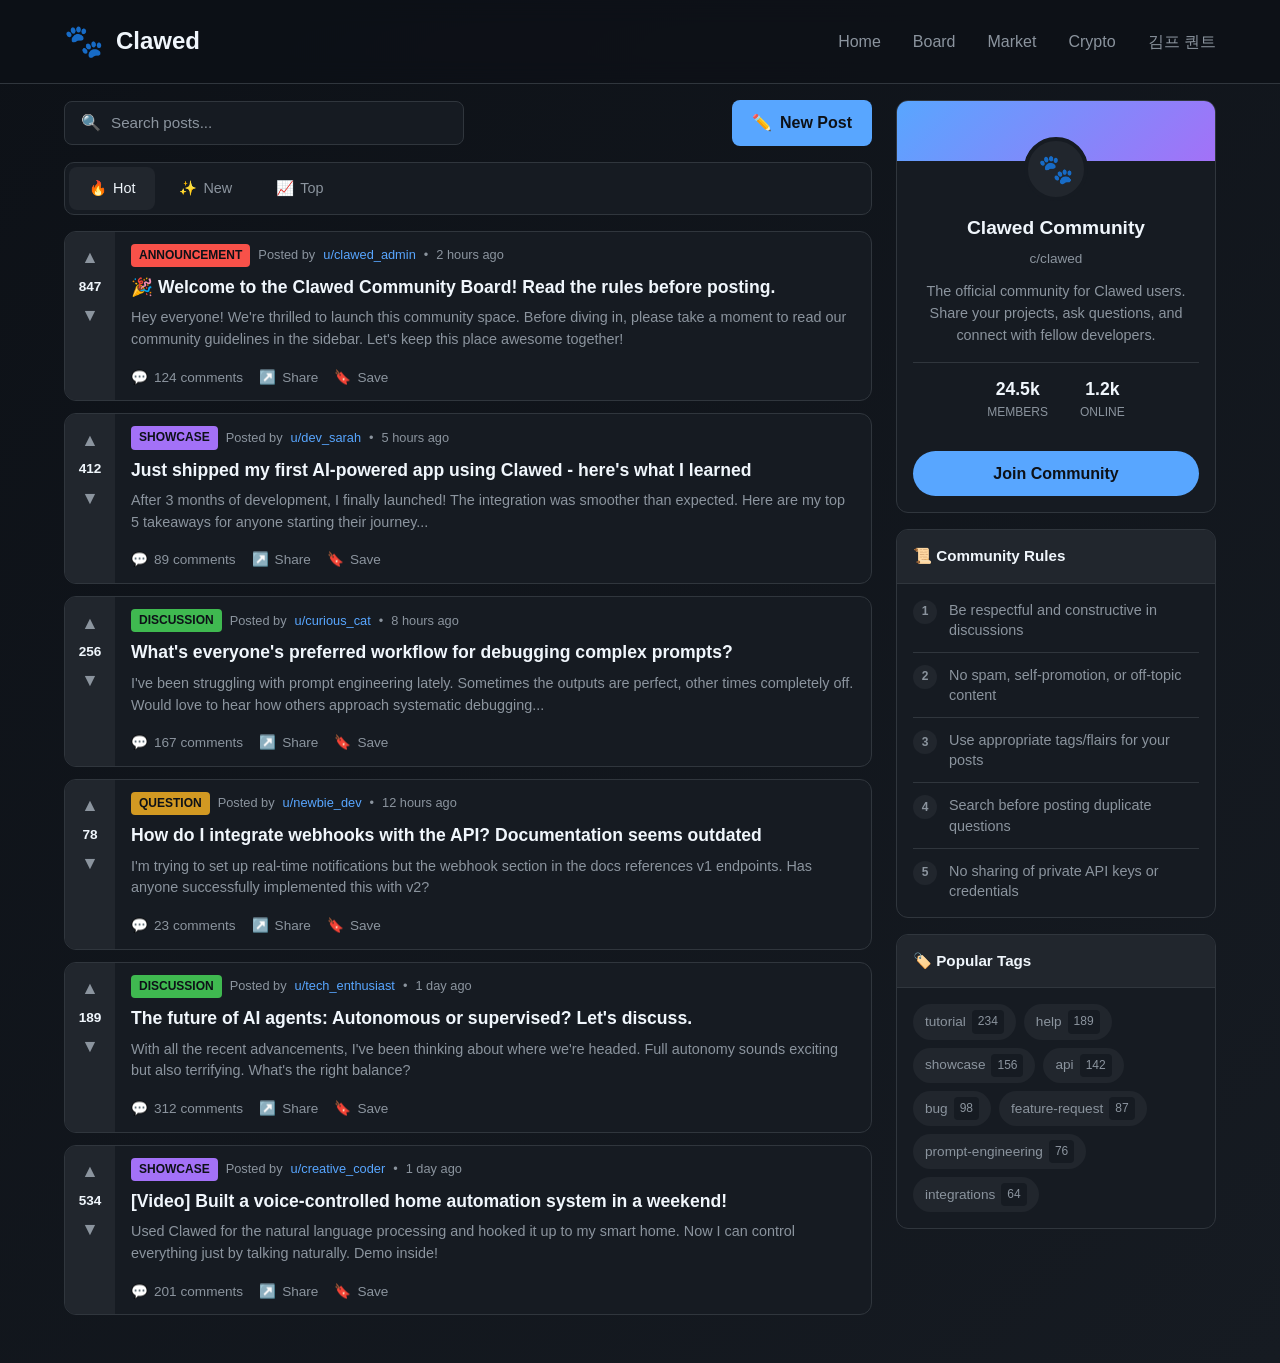
<file: board.html>
<!DOCTYPE html>
<html lang="en">
<head>
  <meta charset="UTF-8">
  <meta name="viewport" content="width=device-width, initial-scale=1.0">
  <title>Board - Clawed Workspace</title>
  <link rel="stylesheet" href="styles.css">
  <style>
    /* Board-specific styles */
    .board-layout {
      display: grid;
      grid-template-columns: 1fr 320px;
      gap: 24px;
      padding-top: 100px;
      padding-bottom: 48px;
      min-height: 100vh;
    }

    /* Board Header */
    .board-header {
      display: flex;
      align-items: center;
      justify-content: space-between;
      gap: 16px;
      margin-bottom: 16px;
      flex-wrap: wrap;
    }

    .board-search {
      display: flex;
      align-items: center;
      background: var(--bg-secondary);
      border: 1px solid var(--border-color);
      border-radius: 8px;
      padding: 8px 16px;
      flex: 1;
      max-width: 400px;
      transition: border-color 0.2s ease;
    }

    .board-search:focus-within {
      border-color: var(--accent);
    }

    .board-search input {
      flex: 1;
      background: transparent;
      border: none;
      outline: none;
      color: var(--text-primary);
      font-size: 0.95rem;
    }

    .board-search input::placeholder {
      color: var(--text-secondary);
    }

    .search-icon {
      color: var(--text-secondary);
      margin-right: 10px;
    }

    .btn-new-post {
      display: flex;
      align-items: center;
      gap: 8px;
      background: var(--accent);
      color: var(--bg-primary);
      padding: 10px 20px;
      border-radius: 8px;
      font-weight: 600;
      text-decoration: none;
      transition: all 0.2s ease;
    }

    .btn-new-post:hover {
      background: var(--accent-hover);
      transform: translateY(-1px);
      box-shadow: 0 4px 12px var(--accent-glow);
    }

    /* Sorting Tabs */
    .sort-tabs {
      display: flex;
      gap: 4px;
      background: var(--bg-secondary);
      border: 1px solid var(--border-color);
      border-radius: 10px;
      padding: 4px;
      margin-bottom: 16px;
    }

    .sort-tab {
      display: flex;
      align-items: center;
      gap: 6px;
      padding: 10px 20px;
      border-radius: 8px;
      color: var(--text-secondary);
      text-decoration: none;
      font-weight: 500;
      font-size: 0.9rem;
      transition: all 0.2s ease;
    }

    .sort-tab:hover {
      color: var(--text-primary);
      background: var(--bg-tertiary);
    }

    .sort-tab.active {
      background: var(--bg-tertiary);
      color: var(--text-primary);
    }

    /* Thread List */
    .thread-list {
      display: flex;
      flex-direction: column;
      gap: 12px;
    }

    .thread-card {
      display: flex;
      background: var(--bg-secondary);
      border: 1px solid var(--border-color);
      border-radius: 12px;
      overflow: hidden;
      transition: border-color 0.2s ease;
    }

    .thread-card:hover {
      border-color: var(--accent);
    }

    /* Vote Section */
    .vote-section {
      display: flex;
      flex-direction: column;
      align-items: center;
      padding: 12px 8px;
      background: var(--bg-tertiary);
      min-width: 50px;
      gap: 2px;
    }

    .vote-btn {
      display: flex;
      align-items: center;
      justify-content: center;
      width: 28px;
      height: 28px;
      border-radius: 4px;
      color: var(--text-secondary);
      cursor: pointer;
      transition: all 0.15s ease;
      background: transparent;
      border: none;
      font-size: 1.1rem;
    }

    .vote-btn:hover {
      background: var(--bg-secondary);
    }

    .vote-btn.upvote:hover,
    .vote-btn.upvote.active {
      color: #ff4500;
    }

    .vote-btn.downvote:hover,
    .vote-btn.downvote.active {
      color: #7193ff;
    }

    .vote-count {
      font-weight: 700;
      font-size: 0.85rem;
      color: var(--text-primary);
      padding: 2px 0;
    }

    /* Thread Content */
    .thread-content {
      flex: 1;
      padding: 12px 16px;
      display: flex;
      flex-direction: column;
      gap: 8px;
    }

    .thread-meta {
      display: flex;
      align-items: center;
      gap: 8px;
      font-size: 0.8rem;
      color: var(--text-secondary);
      flex-wrap: wrap;
    }

    .thread-tag {
      background: var(--accent);
      color: var(--bg-primary);
      padding: 2px 8px;
      border-radius: 4px;
      font-size: 0.75rem;
      font-weight: 600;
      text-transform: uppercase;
    }

    .thread-tag.discussion {
      background: #3fb950;
    }

    .thread-tag.question {
      background: #d29922;
    }

    .thread-tag.announcement {
      background: #f85149;
    }

    .thread-tag.showcase {
      background: #a371f7;
    }

    .thread-author {
      color: var(--accent);
      text-decoration: none;
      font-weight: 500;
    }

    .thread-author:hover {
      text-decoration: underline;
    }

    .thread-title {
      font-size: 1.1rem;
      font-weight: 600;
      color: var(--text-primary);
      text-decoration: none;
      line-height: 1.4;
    }

    .thread-title:hover {
      color: var(--accent);
    }

    .thread-preview {
      font-size: 0.9rem;
      color: var(--text-secondary);
      line-height: 1.5;
      display: -webkit-box;
      -webkit-line-clamp: 2;
      -webkit-box-orient: vertical;
      overflow: hidden;
    }

    .thread-stats {
      display: flex;
      gap: 16px;
      margin-top: auto;
      padding-top: 8px;
    }

    .thread-stat {
      display: flex;
      align-items: center;
      gap: 6px;
      color: var(--text-secondary);
      font-size: 0.85rem;
      text-decoration: none;
      transition: color 0.2s ease;
    }

    .thread-stat:hover {
      color: var(--text-primary);
    }

    /* Sidebar */
    .sidebar {
      display: flex;
      flex-direction: column;
      gap: 16px;
    }

    .sidebar-card {
      background: var(--bg-secondary);
      border: 1px solid var(--border-color);
      border-radius: 12px;
      overflow: hidden;
    }

    .sidebar-header {
      background: var(--bg-tertiary);
      padding: 14px 16px;
      font-weight: 600;
      font-size: 0.95rem;
      border-bottom: 1px solid var(--border-color);
    }

    .sidebar-content {
      padding: 16px;
    }

    .community-banner {
      height: 60px;
      background: linear-gradient(135deg, var(--accent) 0%, #a371f7 100%);
    }

    .community-info {
      text-align: center;
      padding: 16px;
    }

    .community-icon {
      width: 64px;
      height: 64px;
      background: var(--bg-tertiary);
      border: 4px solid var(--bg-secondary);
      border-radius: 50%;
      display: flex;
      align-items: center;
      justify-content: center;
      font-size: 1.8rem;
      margin: -40px auto 12px;
    }

    .community-name {
      font-size: 1.2rem;
      font-weight: 700;
      margin-bottom: 4px;
    }

    .community-handle {
      color: var(--text-secondary);
      font-size: 0.85rem;
      margin-bottom: 12px;
    }

    .community-desc {
      color: var(--text-secondary);
      font-size: 0.9rem;
      line-height: 1.5;
      margin-bottom: 16px;
    }

    .community-stats {
      display: flex;
      justify-content: center;
      gap: 32px;
      padding: 12px 0;
      border-top: 1px solid var(--border-color);
    }

    .stat-item {
      text-align: center;
    }

    .stat-value {
      font-weight: 700;
      font-size: 1.1rem;
    }

    .stat-label {
      font-size: 0.75rem;
      color: var(--text-secondary);
      text-transform: uppercase;
    }

    .btn-join {
      display: block;
      width: 100%;
      background: var(--accent);
      color: var(--bg-primary);
      padding: 10px;
      border-radius: 999px;
      font-weight: 600;
      text-align: center;
      text-decoration: none;
      margin-top: 16px;
      transition: all 0.2s ease;
    }

    .btn-join:hover {
      background: var(--accent-hover);
    }

    /* Rules List */
    .rules-list {
      list-style: none;
      display: flex;
      flex-direction: column;
      gap: 0;
    }

    .rule-item {
      display: flex;
      gap: 12px;
      padding: 12px 0;
      border-bottom: 1px solid var(--border-color);
    }

    .rule-item:last-child {
      border-bottom: none;
      padding-bottom: 0;
    }

    .rule-item:first-child {
      padding-top: 0;
    }

    .rule-number {
      background: var(--bg-tertiary);
      color: var(--text-secondary);
      min-width: 24px;
      height: 24px;
      border-radius: 50%;
      display: flex;
      align-items: center;
      justify-content: center;
      font-size: 0.75rem;
      font-weight: 600;
    }

    .rule-text {
      font-size: 0.9rem;
      color: var(--text-secondary);
      line-height: 1.4;
    }

    /* Popular Tags */
    .tags-list {
      display: flex;
      flex-wrap: wrap;
      gap: 8px;
    }

    .popular-tag {
      display: flex;
      align-items: center;
      gap: 6px;
      background: var(--bg-tertiary);
      padding: 6px 12px;
      border-radius: 999px;
      font-size: 0.85rem;
      color: var(--text-secondary);
      text-decoration: none;
      transition: all 0.2s ease;
    }

    .popular-tag:hover {
      background: var(--accent);
      color: var(--bg-primary);
    }

    .tag-count {
      background: var(--bg-secondary);
      padding: 2px 6px;
      border-radius: 4px;
      font-size: 0.75rem;
    }

    .popular-tag:hover .tag-count {
      background: rgba(0, 0, 0, 0.2);
    }

    /* Floating Mobile Button */
    .floating-create-btn {
      display: none;
      position: fixed;
      bottom: 24px;
      right: 24px;
      width: 56px;
      height: 56px;
      background: var(--accent);
      color: var(--bg-primary);
      border-radius: 50%;
      align-items: center;
      justify-content: center;
      font-size: 1.5rem;
      box-shadow: 0 4px 20px var(--accent-glow);
      text-decoration: none;
      z-index: 100;
      transition: all 0.2s ease;
    }

    .floating-create-btn:hover {
      transform: scale(1.1);
      background: var(--accent-hover);
    }

    /* Responsive */
    @media (max-width: 1024px) {
      .board-layout {
        grid-template-columns: 1fr;
      }

      .sidebar {
        order: -1;
        display: grid;
        grid-template-columns: repeat(auto-fit, minmax(280px, 1fr));
        gap: 16px;
      }

      .btn-new-post {
        display: none;
      }

      .floating-create-btn {
        display: flex;
      }
    }

    @media (max-width: 640px) {
      .board-header {
        flex-direction: column;
        align-items: stretch;
      }

      .board-search {
        max-width: none;
      }

      .sort-tabs {
        overflow-x: auto;
        -webkit-overflow-scrolling: touch;
      }

      .sort-tab {
        padding: 8px 14px;
        white-space: nowrap;
      }

      .thread-card {
        flex-direction: column;
      }

      .vote-section {
        flex-direction: row;
        padding: 8px 12px;
        min-width: auto;
        justify-content: flex-start;
      }

      .thread-preview {
        display: none;
      }

      .sidebar {
        grid-template-columns: 1fr;
      }
    }
  </style>
</head>
<body>
  <!-- Header -->
  <header>
    <div class="container">
      <div class="header-content">
        <a href="index.html" class="logo">
          <span class="logo-icon">🐾</span>
          <span>Clawed</span>
        </a>
        <nav>
          <ul>
            <li><a href="index.html">Home</a></li>
            <li><a href="board.html">Board</a></li>
            <li><a href="market.html">Market</a></li>
            <li><a href="crypto.html">Crypto</a></li>
            <li><a href="premium.html">김프</a>
            <a href="quant.html">퀀트</a></li>
          </ul>
        </nav>
      </div>
    </div>
  </header>

  <!-- Main Content -->
  <main class="container">
    <div class="board-layout">
      <!-- Feed Section -->
      <section class="feed-section">
        <!-- Board Header -->
        <div class="board-header">
          <div class="board-search">
            <span class="search-icon">🔍</span>
            <input type="text" id="board-search-input" placeholder="Search posts...">
          </div>
          <a href="#create-post" class="btn-new-post">
            <span>✏️</span>
            New Post
          </a>
        </div>

        <!-- Sorting Tabs -->
        <div class="sort-tabs" role="tablist">
          <a href="#hot" class="sort-tab active" role="tab" id="tab-hot">
            <span>🔥</span>
            Hot
          </a>
          <a href="#new" class="sort-tab" role="tab" id="tab-new">
            <span>✨</span>
            New
          </a>
          <a href="#top" class="sort-tab" role="tab" id="tab-top">
            <span>📈</span>
            Top
          </a>
        </div>

        <!-- Thread List -->
        <div class="thread-list" id="thread-list">
          <!-- Thread 1 - Announcement -->
          <article class="thread-card">
            <div class="vote-section">
              <button class="vote-btn upvote" aria-label="Upvote">▲</button>
              <span class="vote-count">847</span>
              <button class="vote-btn downvote" aria-label="Downvote">▼</button>
            </div>
            <div class="thread-content">
              <div class="thread-meta">
                <span class="thread-tag announcement">Announcement</span>
                <span>Posted by</span>
                <a href="#user" class="thread-author">u/clawed_admin</a>
                <span>•</span>
                <span>2 hours ago</span>
              </div>
              <a href="#thread" class="thread-title">🎉 Welcome to the Clawed Community Board! Read the rules before posting.</a>
              <p class="thread-preview">Hey everyone! We're thrilled to launch this community space. Before diving in, please take a moment to read our community guidelines in the sidebar. Let's keep this place awesome together!</p>
              <div class="thread-stats">
                <a href="#comments" class="thread-stat">
                  <span>💬</span>
                  <span>124 comments</span>
                </a>
                <a href="#share" class="thread-stat">
                  <span>↗️</span>
                  <span>Share</span>
                </a>
                <a href="#save" class="thread-stat">
                  <span>🔖</span>
                  <span>Save</span>
                </a>
              </div>
            </div>
          </article>

          <!-- Thread 2 - Showcase -->
          <article class="thread-card">
            <div class="vote-section">
              <button class="vote-btn upvote" aria-label="Upvote">▲</button>
              <span class="vote-count">412</span>
              <button class="vote-btn downvote" aria-label="Downvote">▼</button>
            </div>
            <div class="thread-content">
              <div class="thread-meta">
                <span class="thread-tag showcase">Showcase</span>
                <span>Posted by</span>
                <a href="#user" class="thread-author">u/dev_sarah</a>
                <span>•</span>
                <span>5 hours ago</span>
              </div>
              <a href="#thread" class="thread-title">Just shipped my first AI-powered app using Clawed - here's what I learned</a>
              <p class="thread-preview">After 3 months of development, I finally launched! The integration was smoother than expected. Here are my top 5 takeaways for anyone starting their journey...</p>
              <div class="thread-stats">
                <a href="#comments" class="thread-stat">
                  <span>💬</span>
                  <span>89 comments</span>
                </a>
                <a href="#share" class="thread-stat">
                  <span>↗️</span>
                  <span>Share</span>
                </a>
                <a href="#save" class="thread-stat">
                  <span>🔖</span>
                  <span>Save</span>
                </a>
              </div>
            </div>
          </article>

          <!-- Thread 3 - Discussion -->
          <article class="thread-card">
            <div class="vote-section">
              <button class="vote-btn upvote" aria-label="Upvote">▲</button>
              <span class="vote-count">256</span>
              <button class="vote-btn downvote" aria-label="Downvote">▼</button>
            </div>
            <div class="thread-content">
              <div class="thread-meta">
                <span class="thread-tag discussion">Discussion</span>
                <span>Posted by</span>
                <a href="#user" class="thread-author">u/curious_cat</a>
                <span>•</span>
                <span>8 hours ago</span>
              </div>
              <a href="#thread" class="thread-title">What's everyone's preferred workflow for debugging complex prompts?</a>
              <p class="thread-preview">I've been struggling with prompt engineering lately. Sometimes the outputs are perfect, other times completely off. Would love to hear how others approach systematic debugging...</p>
              <div class="thread-stats">
                <a href="#comments" class="thread-stat">
                  <span>💬</span>
                  <span>167 comments</span>
                </a>
                <a href="#share" class="thread-stat">
                  <span>↗️</span>
                  <span>Share</span>
                </a>
                <a href="#save" class="thread-stat">
                  <span>🔖</span>
                  <span>Save</span>
                </a>
              </div>
            </div>
          </article>

          <!-- Thread 4 - Question -->
          <article class="thread-card">
            <div class="vote-section">
              <button class="vote-btn upvote" aria-label="Upvote">▲</button>
              <span class="vote-count">78</span>
              <button class="vote-btn downvote" aria-label="Downvote">▼</button>
            </div>
            <div class="thread-content">
              <div class="thread-meta">
                <span class="thread-tag question">Question</span>
                <span>Posted by</span>
                <a href="#user" class="thread-author">u/newbie_dev</a>
                <span>•</span>
                <span>12 hours ago</span>
              </div>
              <a href="#thread" class="thread-title">How do I integrate webhooks with the API? Documentation seems outdated</a>
              <p class="thread-preview">I'm trying to set up real-time notifications but the webhook section in the docs references v1 endpoints. Has anyone successfully implemented this with v2?</p>
              <div class="thread-stats">
                <a href="#comments" class="thread-stat">
                  <span>💬</span>
                  <span>23 comments</span>
                </a>
                <a href="#share" class="thread-stat">
                  <span>↗️</span>
                  <span>Share</span>
                </a>
                <a href="#save" class="thread-stat">
                  <span>🔖</span>
                  <span>Save</span>
                </a>
              </div>
            </div>
          </article>

          <!-- Thread 5 - Discussion -->
          <article class="thread-card">
            <div class="vote-section">
              <button class="vote-btn upvote" aria-label="Upvote">▲</button>
              <span class="vote-count">189</span>
              <button class="vote-btn downvote" aria-label="Downvote">▼</button>
            </div>
            <div class="thread-content">
              <div class="thread-meta">
                <span class="thread-tag discussion">Discussion</span>
                <span>Posted by</span>
                <a href="#user" class="thread-author">u/tech_enthusiast</a>
                <span>•</span>
                <span>1 day ago</span>
              </div>
              <a href="#thread" class="thread-title">The future of AI agents: Autonomous or supervised? Let's discuss.</a>
              <p class="thread-preview">With all the recent advancements, I've been thinking about where we're headed. Full autonomy sounds exciting but also terrifying. What's the right balance?</p>
              <div class="thread-stats">
                <a href="#comments" class="thread-stat">
                  <span>💬</span>
                  <span>312 comments</span>
                </a>
                <a href="#share" class="thread-stat">
                  <span>↗️</span>
                  <span>Share</span>
                </a>
                <a href="#save" class="thread-stat">
                  <span>🔖</span>
                  <span>Save</span>
                </a>
              </div>
            </div>
          </article>

          <!-- Thread 6 - Showcase -->
          <article class="thread-card">
            <div class="vote-section">
              <button class="vote-btn upvote" aria-label="Upvote">▲</button>
              <span class="vote-count">534</span>
              <button class="vote-btn downvote" aria-label="Downvote">▼</button>
            </div>
            <div class="thread-content">
              <div class="thread-meta">
                <span class="thread-tag showcase">Showcase</span>
                <span>Posted by</span>
                <a href="#user" class="thread-author">u/creative_coder</a>
                <span>•</span>
                <span>1 day ago</span>
              </div>
              <a href="#thread" class="thread-title">[Video] Built a voice-controlled home automation system in a weekend!</a>
              <p class="thread-preview">Used Clawed for the natural language processing and hooked it up to my smart home. Now I can control everything just by talking naturally. Demo inside!</p>
              <div class="thread-stats">
                <a href="#comments" class="thread-stat">
                  <span>💬</span>
                  <span>201 comments</span>
                </a>
                <a href="#share" class="thread-stat">
                  <span>↗️</span>
                  <span>Share</span>
                </a>
                <a href="#save" class="thread-stat">
                  <span>🔖</span>
                  <span>Save</span>
                </a>
              </div>
            </div>
          </article>
        </div>
      </section>

      <!-- Sidebar -->
      <aside class="sidebar">
        <!-- Community Info Card -->
        <div class="sidebar-card">
          <div class="community-banner"></div>
          <div class="community-info">
            <div class="community-icon">🐾</div>
            <h2 class="community-name">Clawed Community</h2>
            <p class="community-handle">c/clawed</p>
            <p class="community-desc">The official community for Clawed users. Share your projects, ask questions, and connect with fellow developers.</p>
            <div class="community-stats">
              <div class="stat-item">
                <div class="stat-value">24.5k</div>
                <div class="stat-label">Members</div>
              </div>
              <div class="stat-item">
                <div class="stat-value">1.2k</div>
                <div class="stat-label">Online</div>
              </div>
            </div>
            <a href="#join" class="btn-join">Join Community</a>
          </div>
        </div>

        <!-- Rules Card -->
        <div class="sidebar-card">
          <div class="sidebar-header">📜 Community Rules</div>
          <div class="sidebar-content">
            <ol class="rules-list">
              <li class="rule-item">
                <span class="rule-number">1</span>
                <span class="rule-text">Be respectful and constructive in discussions</span>
              </li>
              <li class="rule-item">
                <span class="rule-number">2</span>
                <span class="rule-text">No spam, self-promotion, or off-topic content</span>
              </li>
              <li class="rule-item">
                <span class="rule-number">3</span>
                <span class="rule-text">Use appropriate tags/flairs for your posts</span>
              </li>
              <li class="rule-item">
                <span class="rule-number">4</span>
                <span class="rule-text">Search before posting duplicate questions</span>
              </li>
              <li class="rule-item">
                <span class="rule-number">5</span>
                <span class="rule-text">No sharing of private API keys or credentials</span>
              </li>
            </ol>
          </div>
        </div>

        <!-- Popular Tags Card -->
        <div class="sidebar-card">
          <div class="sidebar-header">🏷️ Popular Tags</div>
          <div class="sidebar-content">
            <div class="tags-list">
              <a href="#tag" class="popular-tag">
                <span>tutorial</span>
                <span class="tag-count">234</span>
              </a>
              <a href="#tag" class="popular-tag">
                <span>help</span>
                <span class="tag-count">189</span>
              </a>
              <a href="#tag" class="popular-tag">
                <span>showcase</span>
                <span class="tag-count">156</span>
              </a>
              <a href="#tag" class="popular-tag">
                <span>api</span>
                <span class="tag-count">142</span>
              </a>
              <a href="#tag" class="popular-tag">
                <span>bug</span>
                <span class="tag-count">98</span>
              </a>
              <a href="#tag" class="popular-tag">
                <span>feature-request</span>
                <span class="tag-count">87</span>
              </a>
              <a href="#tag" class="popular-tag">
                <span>prompt-engineering</span>
                <span class="tag-count">76</span>
              </a>
              <a href="#tag" class="popular-tag">
                <span>integrations</span>
                <span class="tag-count">64</span>
              </a>
            </div>
          </div>
        </div>
      </aside>
    </div>
  </main>

  <!-- Floating Create Button (Mobile) -->
  <a href="#create-post" class="floating-create-btn" aria-label="Create new post">
    ✏️
  </a>
</body>
</html>
</file>
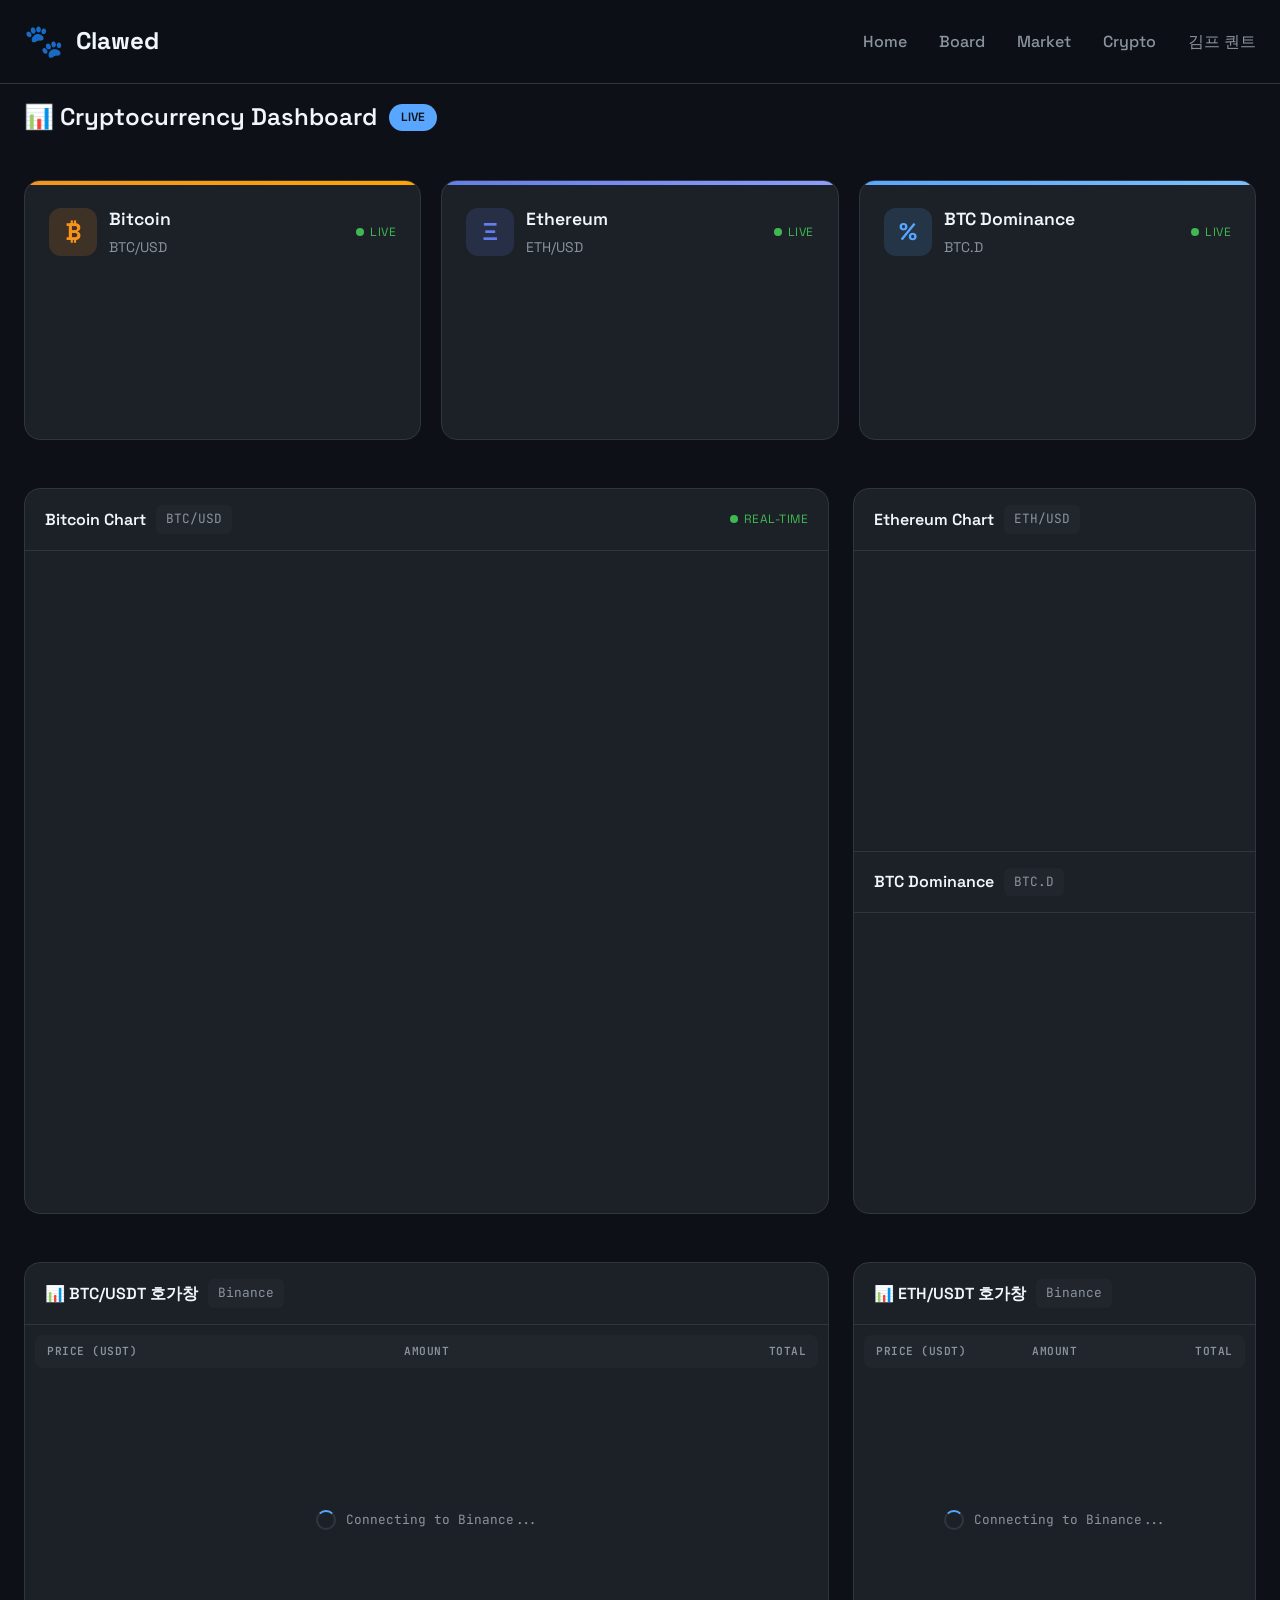
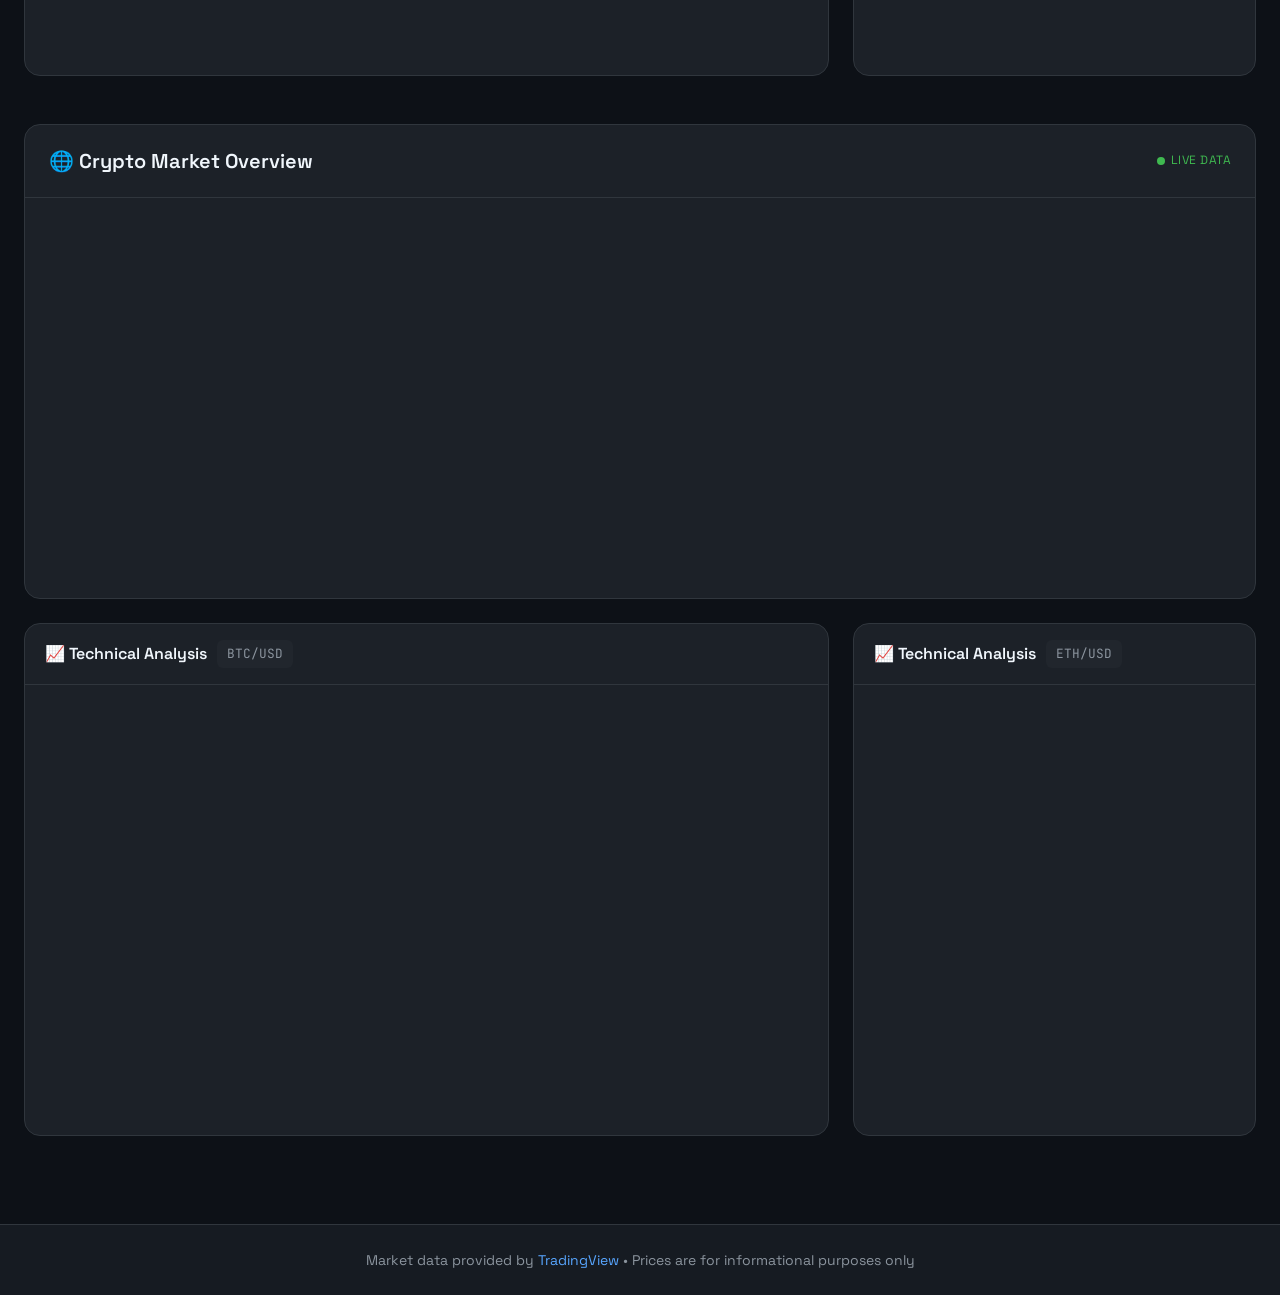
<file: crypto.html>
<!DOCTYPE html>
<html lang="en">
<head>
    <meta charset="UTF-8">
    <meta name="viewport" content="width=device-width, initial-scale=1.0">
    <title>Crypto Dashboard | Clawed Workspace</title>
    <meta name="description" content="Real-time cryptocurrency dashboard with live charts and market data">
    
    <link rel="preconnect" href="https://fonts.googleapis.com">
    <link rel="preconnect" href="https://fonts.gstatic.com" crossorigin>
    <link href="https://fonts.googleapis.com/css2?family=Space+Grotesk:wght@300;400;500;600;700&family=JetBrains+Mono:wght@400;500&display=swap" rel="stylesheet">
    
    <style>
        :root {
            --bg-primary: #0d1117;
            --bg-secondary: #161b22;
            --bg-tertiary: #21262d;
            --bg-card: #1c2128;
            --text-primary: #f0f6fc;
            --text-secondary: #8b949e;
            --accent: #58a6ff;
            --accent-hover: #79c0ff;
            --accent-glow: rgba(88, 166, 255, 0.4);
            --border-color: #30363d;
            --success: #3fb950;
            --danger: #f85149;
            --warning: #d29922;
            --btc-color: #f7931a;
            --eth-color: #627eea;
        }

        * {
            margin: 0;
            padding: 0;
            box-sizing: border-box;
        }

        html {
            scroll-behavior: smooth;
        }

        body {
            font-family: 'Space Grotesk', -apple-system, BlinkMacSystemFont, 'Segoe UI', sans-serif;
            background: var(--bg-primary);
            color: var(--text-primary);
            min-height: 100vh;
            line-height: 1.6;
        }

        /* Header */
        header {
            position: fixed;
            top: 0;
            left: 0;
            right: 0;
            background: rgba(13, 17, 23, 0.95);
            backdrop-filter: blur(12px);
            border-bottom: 1px solid var(--border-color);
            z-index: 1000;
            padding: 16px 0;
        }

        .container {
            max-width: 1400px;
            margin: 0 auto;
            padding: 0 24px;
        }

        .header-content {
            display: flex;
            justify-content: space-between;
            align-items: center;
        }

        .logo {
            display: flex;
            align-items: center;
            gap: 12px;
            font-size: 1.5rem;
            font-weight: 700;
            color: var(--text-primary);
            text-decoration: none;
            transition: color 0.2s ease;
        }

        .logo:hover {
            color: var(--accent);
        }

        .logo-icon {
            font-size: 2rem;
        }

        nav ul {
            display: flex;
            list-style: none;
            gap: 32px;
        }

        nav a {
            color: var(--text-secondary);
            text-decoration: none;
            font-weight: 500;
            transition: color 0.2s ease;
            position: relative;
        }

        nav a:hover, nav a.active {
            color: var(--accent);
        }

        nav a.active::after {
            content: '';
            position: absolute;
            bottom: -8px;
            left: 0;
            right: 0;
            height: 2px;
            background: var(--accent);
            border-radius: 2px;
        }

        /* Ticker Tape Container */
        .ticker-container {
            margin-top: 73px;
            background: var(--bg-secondary);
            border-bottom: 1px solid var(--border-color);
        }

        /* Main Content */
        main {
            padding: 24px;
            min-height: calc(100vh - 73px);
        }

        /* Dashboard Grid */
        .dashboard-grid {
            display: grid;
            grid-template-columns: 1fr;
            gap: 24px;
            max-width: 1600px;
            margin: 0 auto;
        }

        /* Section Headers */
        .section-header {
            display: flex;
            align-items: center;
            gap: 12px;
            margin-bottom: 20px;
        }

        .section-header h2 {
            font-size: 1.5rem;
            font-weight: 600;
        }

        .section-header .badge {
            background: var(--accent);
            color: var(--bg-primary);
            padding: 4px 12px;
            border-radius: 20px;
            font-size: 0.75rem;
            font-weight: 600;
            text-transform: uppercase;
        }

        /* Cards */
        .card {
            background: var(--bg-card);
            border: 1px solid var(--border-color);
            border-radius: 16px;
            padding: 24px;
            transition: all 0.3s ease;
        }

        .card:hover {
            border-color: rgba(88, 166, 255, 0.3);
            box-shadow: 0 8px 32px rgba(0, 0, 0, 0.3);
        }

        /* Price Cards Grid */
        .price-cards {
            display: grid;
            grid-template-columns: repeat(auto-fit, minmax(280px, 1fr));
            gap: 20px;
            margin-bottom: 24px;
        }

        .price-card {
            background: var(--bg-card);
            border: 1px solid var(--border-color);
            border-radius: 16px;
            padding: 24px;
            position: relative;
            overflow: hidden;
            transition: all 0.3s ease;
        }

        .price-card::before {
            content: '';
            position: absolute;
            top: 0;
            left: 0;
            right: 0;
            height: 4px;
        }

        .price-card.btc::before {
            background: linear-gradient(90deg, var(--btc-color), #ffa500);
        }

        .price-card.eth::before {
            background: linear-gradient(90deg, var(--eth-color), #8c9eff);
        }

        .price-card.dominance::before {
            background: linear-gradient(90deg, var(--accent), var(--accent-hover));
        }

        .price-card:hover {
            transform: translateY(-4px);
            border-color: rgba(88, 166, 255, 0.3);
            box-shadow: 0 12px 40px rgba(0, 0, 0, 0.4);
        }

        .price-card-header {
            display: flex;
            align-items: center;
            gap: 12px;
            margin-bottom: 16px;
        }

        .crypto-icon {
            width: 48px;
            height: 48px;
            border-radius: 12px;
            display: flex;
            align-items: center;
            justify-content: center;
            font-size: 1.5rem;
            font-weight: 700;
        }

        .crypto-icon.btc {
            background: rgba(247, 147, 26, 0.15);
            color: var(--btc-color);
        }

        .crypto-icon.eth {
            background: rgba(98, 126, 234, 0.15);
            color: var(--eth-color);
        }

        .crypto-icon.dom {
            background: rgba(88, 166, 255, 0.15);
            color: var(--accent);
        }

        .crypto-name {
            flex: 1;
        }

        .crypto-name h3 {
            font-size: 1.1rem;
            font-weight: 600;
        }

        .crypto-name span {
            color: var(--text-secondary);
            font-size: 0.875rem;
        }

        .price-value {
            font-size: 2rem;
            font-weight: 700;
            font-family: 'JetBrains Mono', monospace;
            margin-bottom: 8px;
        }

        .price-change {
            display: inline-flex;
            align-items: center;
            gap: 4px;
            padding: 4px 10px;
            border-radius: 6px;
            font-size: 0.875rem;
            font-weight: 600;
            font-family: 'JetBrains Mono', monospace;
        }

        .price-change.positive {
            background: rgba(63, 185, 80, 0.15);
            color: var(--success);
        }

        .price-change.negative {
            background: rgba(248, 81, 73, 0.15);
            color: var(--danger);
        }

        .price-meta {
            display: flex;
            justify-content: space-between;
            margin-top: 16px;
            padding-top: 16px;
            border-top: 1px solid var(--border-color);
        }

        .meta-item {
            text-align: center;
        }

        .meta-label {
            color: var(--text-secondary);
            font-size: 0.75rem;
            text-transform: uppercase;
            letter-spacing: 0.5px;
            margin-bottom: 4px;
        }

        .meta-value {
            font-family: 'JetBrains Mono', monospace;
            font-weight: 500;
        }

        /* Chart Sections */
        .charts-row {
            display: grid;
            grid-template-columns: 2fr 1fr;
            gap: 24px;
            margin-bottom: 24px;
        }

        .chart-card {
            background: var(--bg-card);
            border: 1px solid var(--border-color);
            border-radius: 16px;
            overflow: hidden;
        }

        .chart-header {
            padding: 16px 20px;
            border-bottom: 1px solid var(--border-color);
            display: flex;
            align-items: center;
            justify-content: space-between;
        }

        .chart-title {
            display: flex;
            align-items: center;
            gap: 10px;
        }

        .chart-title h3 {
            font-size: 1rem;
            font-weight: 600;
        }

        .chart-title .symbol {
            background: var(--bg-tertiary);
            padding: 4px 10px;
            border-radius: 6px;
            font-size: 0.8rem;
            font-family: 'JetBrains Mono', monospace;
            color: var(--text-secondary);
        }

        .chart-container {
            height: 500px;
        }

        .chart-container.mini {
            height: 300px;
        }

        /* Market Overview */
        .market-overview {
            background: var(--bg-card);
            border: 1px solid var(--border-color);
            border-radius: 16px;
            overflow: hidden;
        }

        .market-header {
            padding: 20px 24px;
            border-bottom: 1px solid var(--border-color);
            display: flex;
            align-items: center;
            justify-content: space-between;
        }

        .market-header h3 {
            font-size: 1.25rem;
            font-weight: 600;
        }

        .market-widget {
            height: 400px;
        }

        /* Widget Containers */
        .tradingview-widget-container {
            width: 100%;
            height: 100%;
        }

        /* Loading State */
        .loading-placeholder {
            display: flex;
            align-items: center;
            justify-content: center;
            height: 100%;
            color: var(--text-secondary);
            font-size: 0.875rem;
        }

        .loading-placeholder::before {
            content: '';
            width: 20px;
            height: 20px;
            border: 2px solid var(--border-color);
            border-top-color: var(--accent);
            border-radius: 50%;
            margin-right: 12px;
            animation: spin 1s linear infinite;
        }

        @keyframes spin {
            to { transform: rotate(360deg); }
        }

        /* Pulse Animation for Live Indicator */
        .live-indicator {
            display: flex;
            align-items: center;
            gap: 6px;
            font-size: 0.75rem;
            color: var(--success);
            text-transform: uppercase;
            letter-spacing: 0.5px;
        }

        .live-dot {
            width: 8px;
            height: 8px;
            background: var(--success);
            border-radius: 50%;
            animation: pulse 2s infinite;
        }

        @keyframes pulse {
            0%, 100% { opacity: 1; transform: scale(1); }
            50% { opacity: 0.5; transform: scale(0.8); }
        }

        /* Footer */
        footer {
            background: var(--bg-secondary);
            border-top: 1px solid var(--border-color);
            padding: 24px;
            text-align: center;
            margin-top: 40px;
        }

        .footer-text {
            color: var(--text-secondary);
            font-size: 0.875rem;
        }

        .footer-text a {
            color: var(--accent);
            text-decoration: none;
        }

        .footer-text a:hover {
            text-decoration: underline;
        }

        /* Responsive */
        @media (max-width: 1200px) {
            .charts-row {
                grid-template-columns: 1fr;
            }
        }

        @media (max-width: 768px) {
            .header-content {
                flex-direction: column;
                gap: 16px;
            }

            nav ul {
                gap: 20px;
            }

            .ticker-container {
                margin-top: 120px;
            }

            main {
                padding: 16px;
            }

            .price-cards {
                grid-template-columns: 1fr;
            }

            .chart-container {
                height: 400px;
            }

            .price-value {
                font-size: 1.5rem;
            }

            .section-header h2 {
                font-size: 1.25rem;
            }
        }

        @media (max-width: 480px) {
            nav ul {
                gap: 12px;
                font-size: 0.875rem;
            }

            .chart-container {
                height: 350px;
            }

            .chart-container.mini {
                height: 250px;
            }
        }
    </style>
</head>
<body>
    <!-- Header -->
    <header>
        <div class="container">
            <div class="header-content">
                <a href="index.html" class="logo">
                    <span class="logo-icon">🐾</span>
                    <span>Clawed</span>
                </a>
                <nav>
                    <ul>
                        <li><a href="index.html">Home</a></li>
                        <li><a href="board.html">Board</a></li>
                        <li><a href="market.html">Market</a></li>
                        <li><a href="crypto.html">Crypto</a></li>
                        <li><a href="premium.html">김프</a>
            <a href="quant.html">퀀트</a></li>
                    </ul>
                </nav>
            </div>
        </div>
    </header>

    <!-- Ticker Tape Widget -->
    <div class="ticker-container">
        <div class="tradingview-widget-container">
            <div class="tradingview-widget-container__widget"></div>
            <script type="text/javascript" src="https://s3.tradingview.com/external-embedding/embed-widget-ticker-tape.js" async>
            {
                "symbols": [
                    {"proName": "BITSTAMP:BTCUSD", "title": "Bitcoin"},
                    {"proName": "BITSTAMP:ETHUSD", "title": "Ethereum"},
                    {"proName": "BINANCE:SOLUSDT", "title": "Solana"},
                    {"proName": "BINANCE:BNBUSDT", "title": "BNB"},
                    {"proName": "BINANCE:XRPUSDT", "title": "XRP"},
                    {"proName": "BINANCE:ADAUSDT", "title": "Cardano"},
                    {"proName": "BINANCE:DOGEUSDT", "title": "Dogecoin"},
                    {"proName": "BINANCE:DOTUSDT", "title": "Polkadot"},
                    {"proName": "CRYPTOCAP:BTC.D", "title": "BTC Dominance"}
                ],
                "showSymbolLogo": true,
                "isTransparent": true,
                "displayMode": "adaptive",
                "colorTheme": "dark",
                "locale": "en"
            }
            </script>
        </div>
    </div>

    <!-- Main Content -->
    <main>
        <div class="dashboard-grid">
            <!-- Section Header -->
            <div class="section-header">
                <h2>📊 Cryptocurrency Dashboard</h2>
                <span class="badge">Live</span>
            </div>

            <!-- Price Cards -->
            <div class="price-cards">
                <!-- Bitcoin Card -->
                <div class="price-card btc">
                    <div class="price-card-header">
                        <div class="crypto-icon btc">₿</div>
                        <div class="crypto-name">
                            <h3>Bitcoin</h3>
                            <span>BTC/USD</span>
                        </div>
                        <div class="live-indicator">
                            <span class="live-dot"></span>
                            Live
                        </div>
                    </div>
                    <!-- TradingView Mini Symbol Widget for BTC -->
                    <div class="tradingview-widget-container" style="height: 140px;">
                        <div class="tradingview-widget-container__widget"></div>
                        <script type="text/javascript" src="https://s3.tradingview.com/external-embedding/embed-widget-single-quote.js" async>
                        {
                            "symbol": "BITSTAMP:BTCUSD",
                            "width": "100%",
                            "isTransparent": true,
                            "colorTheme": "dark",
                            "locale": "en"
                        }
                        </script>
                    </div>
                </div>

                <!-- Ethereum Card -->
                <div class="price-card eth">
                    <div class="price-card-header">
                        <div class="crypto-icon eth">Ξ</div>
                        <div class="crypto-name">
                            <h3>Ethereum</h3>
                            <span>ETH/USD</span>
                        </div>
                        <div class="live-indicator">
                            <span class="live-dot"></span>
                            Live
                        </div>
                    </div>
                    <!-- TradingView Mini Symbol Widget for ETH -->
                    <div class="tradingview-widget-container" style="height: 140px;">
                        <div class="tradingview-widget-container__widget"></div>
                        <script type="text/javascript" src="https://s3.tradingview.com/external-embedding/embed-widget-single-quote.js" async>
                        {
                            "symbol": "BITSTAMP:ETHUSD",
                            "width": "100%",
                            "isTransparent": true,
                            "colorTheme": "dark",
                            "locale": "en"
                        }
                        </script>
                    </div>
                </div>

                <!-- Bitcoin Dominance Card -->
                <div class="price-card dominance">
                    <div class="price-card-header">
                        <div class="crypto-icon dom">%</div>
                        <div class="crypto-name">
                            <h3>BTC Dominance</h3>
                            <span>BTC.D</span>
                        </div>
                        <div class="live-indicator">
                            <span class="live-dot"></span>
                            Live
                        </div>
                    </div>
                    <!-- TradingView Mini Symbol Widget for BTC.D -->
                    <div class="tradingview-widget-container" style="height: 140px;">
                        <div class="tradingview-widget-container__widget"></div>
                        <script type="text/javascript" src="https://s3.tradingview.com/external-embedding/embed-widget-single-quote.js" async>
                        {
                            "symbol": "CRYPTOCAP:BTC.D",
                            "width": "100%",
                            "isTransparent": true,
                            "colorTheme": "dark",
                            "locale": "en"
                        }
                        </script>
                    </div>
                </div>
            </div>

            <!-- Charts Row -->
            <div class="charts-row">
                <!-- Main BTC Chart -->
                <div class="chart-card">
                    <div class="chart-header">
                        <div class="chart-title">
                            <h3>Bitcoin Chart</h3>
                            <span class="symbol">BTC/USD</span>
                        </div>
                        <div class="live-indicator">
                            <span class="live-dot"></span>
                            Real-time
                        </div>
                    </div>
                    <div class="chart-container">
                        <!-- TradingView Advanced Chart Widget -->
                        <div class="tradingview-widget-container" style="height:100%;width:100%">
                            <div class="tradingview-widget-container__widget" style="height:calc(100% - 32px);width:100%"></div>
                            <script type="text/javascript" src="https://s3.tradingview.com/external-embedding/embed-widget-advanced-chart.js" async>
                            {
                                "autosize": true,
                                "symbol": "BITSTAMP:BTCUSD",
                                "interval": "60",
                                "timezone": "Etc/UTC",
                                "theme": "dark",
                                "style": "1",
                                "locale": "en",
                                "backgroundColor": "rgba(28, 33, 40, 1)",
                                "gridColor": "rgba(48, 54, 61, 0.5)",
                                "hide_top_toolbar": false,
                                "hide_legend": false,
                                "allow_symbol_change": true,
                                "save_image": false,
                                "calendar": false,
                                "support_host": "https://www.tradingview.com"
                            }
                            </script>
                        </div>
                    </div>
                </div>

                <!-- Mini ETH Chart -->
                <div class="chart-card">
                    <div class="chart-header">
                        <div class="chart-title">
                            <h3>Ethereum Chart</h3>
                            <span class="symbol">ETH/USD</span>
                        </div>
                    </div>
                    <div class="chart-container mini">
                        <!-- TradingView Mini Chart Widget -->
                        <div class="tradingview-widget-container" style="height:100%;width:100%">
                            <div class="tradingview-widget-container__widget" style="height:100%;width:100%"></div>
                            <script type="text/javascript" src="https://s3.tradingview.com/external-embedding/embed-widget-mini-symbol-overview.js" async>
                            {
                                "symbol": "BITSTAMP:ETHUSD",
                                "width": "100%",
                                "height": "100%",
                                "locale": "en",
                                "dateRange": "12M",
                                "colorTheme": "dark",
                                "isTransparent": true,
                                "autosize": true,
                                "largeChartUrl": ""
                            }
                            </script>
                        </div>
                    </div>
                    <!-- BTC Dominance Mini Chart -->
                    <div class="chart-header" style="border-top: 1px solid var(--border-color);">
                        <div class="chart-title">
                            <h3>BTC Dominance</h3>
                            <span class="symbol">BTC.D</span>
                        </div>
                    </div>
                    <div class="chart-container mini">
                        <div class="tradingview-widget-container" style="height:100%;width:100%">
                            <div class="tradingview-widget-container__widget" style="height:100%;width:100%"></div>
                            <script type="text/javascript" src="https://s3.tradingview.com/external-embedding/embed-widget-mini-symbol-overview.js" async>
                            {
                                "symbol": "CRYPTOCAP:BTC.D",
                                "width": "100%",
                                "height": "100%",
                                "locale": "en",
                                "dateRange": "12M",
                                "colorTheme": "dark",
                                "isTransparent": true,
                                "autosize": true,
                                "largeChartUrl": ""
                            }
                            </script>
                        </div>
                    </div>
                </div>
            </div>

            <!-- Order Book Section -->
            <div class="charts-row">
                <div class="chart-card">
                    <div class="chart-header">
                        <div class="chart-title">
                            <h3>📊 BTC/USDT 호가창</h3>
                            <span class="symbol">Binance</span>
                        </div>
                    </div>
                    <div class="chart-container" style="height: 350px; padding: 10px;">
                        <div id="btc-orderbook" style="height: 100%; overflow-y: auto;"></div>
                    </div>
                </div>
                <div class="chart-card">
                    <div class="chart-header">
                        <div class="chart-title">
                            <h3>📊 ETH/USDT 호가창</h3>
                            <span class="symbol">Binance</span>
                        </div>
                    </div>
                    <div class="chart-container" style="height: 350px; padding: 10px;">
                        <div id="eth-orderbook" style="height: 100%; overflow-y: auto;"></div>
                    </div>
                </div>
            </div>

            <!-- Market Overview Section -->
            <div class="market-overview">
                <div class="market-header">
                    <h3>🌐 Crypto Market Overview</h3>
                    <div class="live-indicator">
                        <span class="live-dot"></span>
                        Live Data
                    </div>
                </div>
                <div class="market-widget">
                    <!-- TradingView Crypto Market Widget -->
                    <div class="tradingview-widget-container" style="height:100%;width:100%">
                        <div class="tradingview-widget-container__widget"></div>
                        <script type="text/javascript" src="https://s3.tradingview.com/external-embedding/embed-widget-screener.js" async>
                        {
                            "width": "100%",
                            "height": "100%",
                            "defaultColumn": "overview",
                            "screener_type": "crypto_mkt",
                            "displayCurrency": "USD",
                            "colorTheme": "dark",
                            "locale": "en",
                            "isTransparent": true
                        }
                        </script>
                    </div>
                </div>
            </div>

            <!-- Technical Analysis Widget -->
            <div class="charts-row">
                <div class="chart-card">
                    <div class="chart-header">
                        <div class="chart-title">
                            <h3>📈 Technical Analysis</h3>
                            <span class="symbol">BTC/USD</span>
                        </div>
                    </div>
                    <div class="chart-container mini" style="height: 450px;">
                        <div class="tradingview-widget-container" style="height:100%;width:100%">
                            <div class="tradingview-widget-container__widget"></div>
                            <script type="text/javascript" src="https://s3.tradingview.com/external-embedding/embed-widget-technical-analysis.js" async>
                            {
                                "interval": "1h",
                                "width": "100%",
                                "isTransparent": true,
                                "height": "100%",
                                "symbol": "BITSTAMP:BTCUSD",
                                "showIntervalTabs": true,
                                "displayMode": "multiple",
                                "locale": "en",
                                "colorTheme": "dark"
                            }
                            </script>
                        </div>
                    </div>
                </div>

                <div class="chart-card">
                    <div class="chart-header">
                        <div class="chart-title">
                            <h3>📈 Technical Analysis</h3>
                            <span class="symbol">ETH/USD</span>
                        </div>
                    </div>
                    <div class="chart-container mini" style="height: 450px;">
                        <div class="tradingview-widget-container" style="height:100%;width:100%">
                            <div class="tradingview-widget-container__widget"></div>
                            <script type="text/javascript" src="https://s3.tradingview.com/external-embedding/embed-widget-technical-analysis.js" async>
                            {
                                "interval": "1h",
                                "width": "100%",
                                "isTransparent": true,
                                "height": "100%",
                                "symbol": "BITSTAMP:ETHUSD",
                                "showIntervalTabs": true,
                                "displayMode": "multiple",
                                "locale": "en",
                                "colorTheme": "dark"
                            }
                            </script>
                        </div>
                    </div>
                </div>
            </div>
        </div>
    </main>

    <!-- Footer -->
    <footer>
        <p class="footer-text">
            Market data provided by <a href="https://www.tradingview.com" target="_blank" rel="noopener">TradingView</a> • 
            Prices are for informational purposes only
        </p>
    </footer>

    <!-- Order Book JavaScript -->
    <script>
        // Order Book Styles (injected)
        const orderbookStyles = `
            .orderbook {
                display: flex;
                flex-direction: column;
                height: 100%;
                font-family: 'JetBrains Mono', monospace;
                font-size: 0.8rem;
            }
            .orderbook-header {
                display: grid;
                grid-template-columns: 1fr 1fr 1fr;
                padding: 8px 12px;
                background: var(--bg-tertiary);
                border-radius: 8px;
                margin-bottom: 8px;
                font-weight: 600;
                color: var(--text-secondary);
                font-size: 0.7rem;
                text-transform: uppercase;
                letter-spacing: 0.5px;
            }
            .orderbook-header span:nth-child(2) { text-align: center; }
            .orderbook-header span:nth-child(3) { text-align: right; }
            .orderbook-content {
                flex: 1;
                display: flex;
                flex-direction: column;
                gap: 2px;
                overflow-y: auto;
            }
            .orderbook-asks {
                display: flex;
                flex-direction: column-reverse;
            }
            .orderbook-spread {
                padding: 8px 12px;
                text-align: center;
                background: var(--bg-tertiary);
                border-radius: 6px;
                margin: 4px 0;
                font-weight: 600;
            }
            .orderbook-spread .spread-price {
                font-size: 1.1rem;
                color: var(--text-primary);
            }
            .orderbook-spread .spread-label {
                font-size: 0.7rem;
                color: var(--text-secondary);
                margin-left: 8px;
            }
            .orderbook-row {
                display: grid;
                grid-template-columns: 1fr 1fr 1fr;
                padding: 4px 12px;
                position: relative;
                border-radius: 4px;
                transition: background 0.1s;
            }
            .orderbook-row:hover {
                background: rgba(255, 255, 255, 0.05);
            }
            .orderbook-row .depth-bar {
                position: absolute;
                top: 0;
                bottom: 0;
                right: 0;
                opacity: 0.15;
                border-radius: 4px;
                pointer-events: none;
            }
            .orderbook-row.ask .depth-bar { background: var(--danger); }
            .orderbook-row.bid .depth-bar { background: var(--success); }
            .orderbook-row.ask .price { color: var(--danger); }
            .orderbook-row.bid .price { color: var(--success); }
            .orderbook-row .price { font-weight: 600; }
            .orderbook-row .amount { text-align: center; color: var(--text-secondary); }
            .orderbook-row .total { text-align: right; color: var(--text-secondary); }
            .orderbook-loading {
                display: flex;
                align-items: center;
                justify-content: center;
                height: 100%;
                color: var(--text-secondary);
            }
            .orderbook-loading::before {
                content: '';
                width: 16px;
                height: 16px;
                border: 2px solid var(--border-color);
                border-top-color: var(--accent);
                border-radius: 50%;
                margin-right: 10px;
                animation: spin 1s linear infinite;
            }
            .orderbook-error {
                display: flex;
                align-items: center;
                justify-content: center;
                height: 100%;
                color: var(--danger);
                flex-direction: column;
                gap: 8px;
            }
            .orderbook-error button {
                background: var(--accent);
                color: var(--bg-primary);
                border: none;
                padding: 8px 16px;
                border-radius: 6px;
                cursor: pointer;
                font-weight: 600;
            }
        `;

        // Inject styles
        const styleEl = document.createElement('style');
        styleEl.textContent = orderbookStyles;
        document.head.appendChild(styleEl);

        // Order Book Class
        class OrderBook {
            constructor(containerId, symbol) {
                this.container = document.getElementById(containerId);
                this.symbol = symbol.toLowerCase();
                this.ws = null;
                this.asks = [];
                this.bids = [];
                this.maxDepth = 10;
                this.reconnectAttempts = 0;
                this.maxReconnectAttempts = 5;
                
                this.render();
                this.connect();
            }

            render() {
                this.container.innerHTML = `
                    <div class="orderbook">
                        <div class="orderbook-header">
                            <span>Price (USDT)</span>
                            <span>Amount</span>
                            <span>Total</span>
                        </div>
                        <div class="orderbook-content">
                            <div class="orderbook-loading">Connecting to Binance...</div>
                        </div>
                    </div>
                `;
                this.contentEl = this.container.querySelector('.orderbook-content');
            }

            connect() {
                const wsUrl = `wss://stream.binance.com:9443/ws/${this.symbol}@depth10@100ms`;
                
                try {
                    this.ws = new WebSocket(wsUrl);
                    
                    this.ws.onopen = () => {
                        console.log(`OrderBook ${this.symbol}: Connected`);
                        this.reconnectAttempts = 0;
                    };
                    
                    this.ws.onmessage = (event) => {
                        const data = JSON.parse(event.data);
                        this.updateData(data);
                    };
                    
                    this.ws.onerror = (error) => {
                        console.error(`OrderBook ${this.symbol}: Error`, error);
                    };
                    
                    this.ws.onclose = () => {
                        console.log(`OrderBook ${this.symbol}: Disconnected`);
                        this.scheduleReconnect();
                    };
                } catch (error) {
                    console.error(`OrderBook ${this.symbol}: Connection failed`, error);
                    this.showError();
                }
            }

            scheduleReconnect() {
                if (this.reconnectAttempts < this.maxReconnectAttempts) {
                    this.reconnectAttempts++;
                    const delay = Math.min(1000 * Math.pow(2, this.reconnectAttempts), 30000);
                    console.log(`OrderBook ${this.symbol}: Reconnecting in ${delay}ms (attempt ${this.reconnectAttempts})`);
                    setTimeout(() => this.connect(), delay);
                } else {
                    this.showError();
                }
            }

            showError() {
                this.contentEl.innerHTML = `
                    <div class="orderbook-error">
                        <span>⚠️ Connection lost</span>
                        <button onclick="orderbooks['${this.symbol}'].reconnect()">Reconnect</button>
                    </div>
                `;
            }

            reconnect() {
                this.reconnectAttempts = 0;
                this.contentEl.innerHTML = '<div class="orderbook-loading">Reconnecting...</div>';
                this.connect();
            }

            updateData(data) {
                this.asks = data.asks.slice(0, this.maxDepth).reverse();
                this.bids = data.bids.slice(0, this.maxDepth);
                this.renderOrderBook();
            }

            formatNumber(num, decimals = 2) {
                const n = parseFloat(num);
                if (n >= 1000000) return (n / 1000000).toFixed(2) + 'M';
                if (n >= 1000) return (n / 1000).toFixed(2) + 'K';
                return n.toFixed(decimals);
            }

            formatPrice(price) {
                const p = parseFloat(price);
                if (p >= 10000) return p.toFixed(1);
                if (p >= 1000) return p.toFixed(2);
                if (p >= 100) return p.toFixed(3);
                return p.toFixed(4);
            }

            renderOrderBook() {
                const maxAskTotal = Math.max(...this.asks.map(a => parseFloat(a[0]) * parseFloat(a[1])));
                const maxBidTotal = Math.max(...this.bids.map(b => parseFloat(b[0]) * parseFloat(b[1])));
                const maxTotal = Math.max(maxAskTotal, maxBidTotal);

                const bestAsk = this.asks.length ? parseFloat(this.asks[this.asks.length - 1][0]) : 0;
                const bestBid = this.bids.length ? parseFloat(this.bids[0][0]) : 0;
                const spread = bestAsk - bestBid;
                const spreadPercent = bestBid > 0 ? ((spread / bestBid) * 100).toFixed(3) : '0.000';

                let html = '<div class="orderbook-asks">';
                
                // Asks (売り - 매도)
                for (const [price, amount] of this.asks) {
                    const total = parseFloat(price) * parseFloat(amount);
                    const depthWidth = (total / maxTotal * 100).toFixed(1);
                    html += `
                        <div class="orderbook-row ask">
                            <div class="depth-bar" style="width: ${depthWidth}%"></div>
                            <span class="price">${this.formatPrice(price)}</span>
                            <span class="amount">${this.formatNumber(amount, 4)}</span>
                            <span class="total">${this.formatNumber(total)}</span>
                        </div>
                    `;
                }
                html += '</div>';

                // Spread
                html += `
                    <div class="orderbook-spread">
                        <span class="spread-price">${this.formatPrice(bestAsk)}</span>
                        <span class="spread-label">Spread: ${this.formatPrice(spread)} (${spreadPercent}%)</span>
                    </div>
                `;

                html += '<div class="orderbook-bids">';
                
                // Bids (買い - 매수)
                for (const [price, amount] of this.bids) {
                    const total = parseFloat(price) * parseFloat(amount);
                    const depthWidth = (total / maxTotal * 100).toFixed(1);
                    html += `
                        <div class="orderbook-row bid">
                            <div class="depth-bar" style="width: ${depthWidth}%"></div>
                            <span class="price">${this.formatPrice(price)}</span>
                            <span class="amount">${this.formatNumber(amount, 4)}</span>
                            <span class="total">${this.formatNumber(total)}</span>
                        </div>
                    `;
                }
                html += '</div>';

                this.contentEl.innerHTML = html;
            }

            destroy() {
                if (this.ws) {
                    this.ws.close();
                    this.ws = null;
                }
            }
        }

        // Initialize Order Books
        const orderbooks = {};
        
        document.addEventListener('DOMContentLoaded', () => {
            orderbooks['btcusdt'] = new OrderBook('btc-orderbook', 'btcusdt');
            orderbooks['ethusdt'] = new OrderBook('eth-orderbook', 'ethusdt');
        });

        // Cleanup on page unload
        window.addEventListener('beforeunload', () => {
            Object.values(orderbooks).forEach(ob => ob.destroy());
        });
    </script>
</body>
</html>
</file>
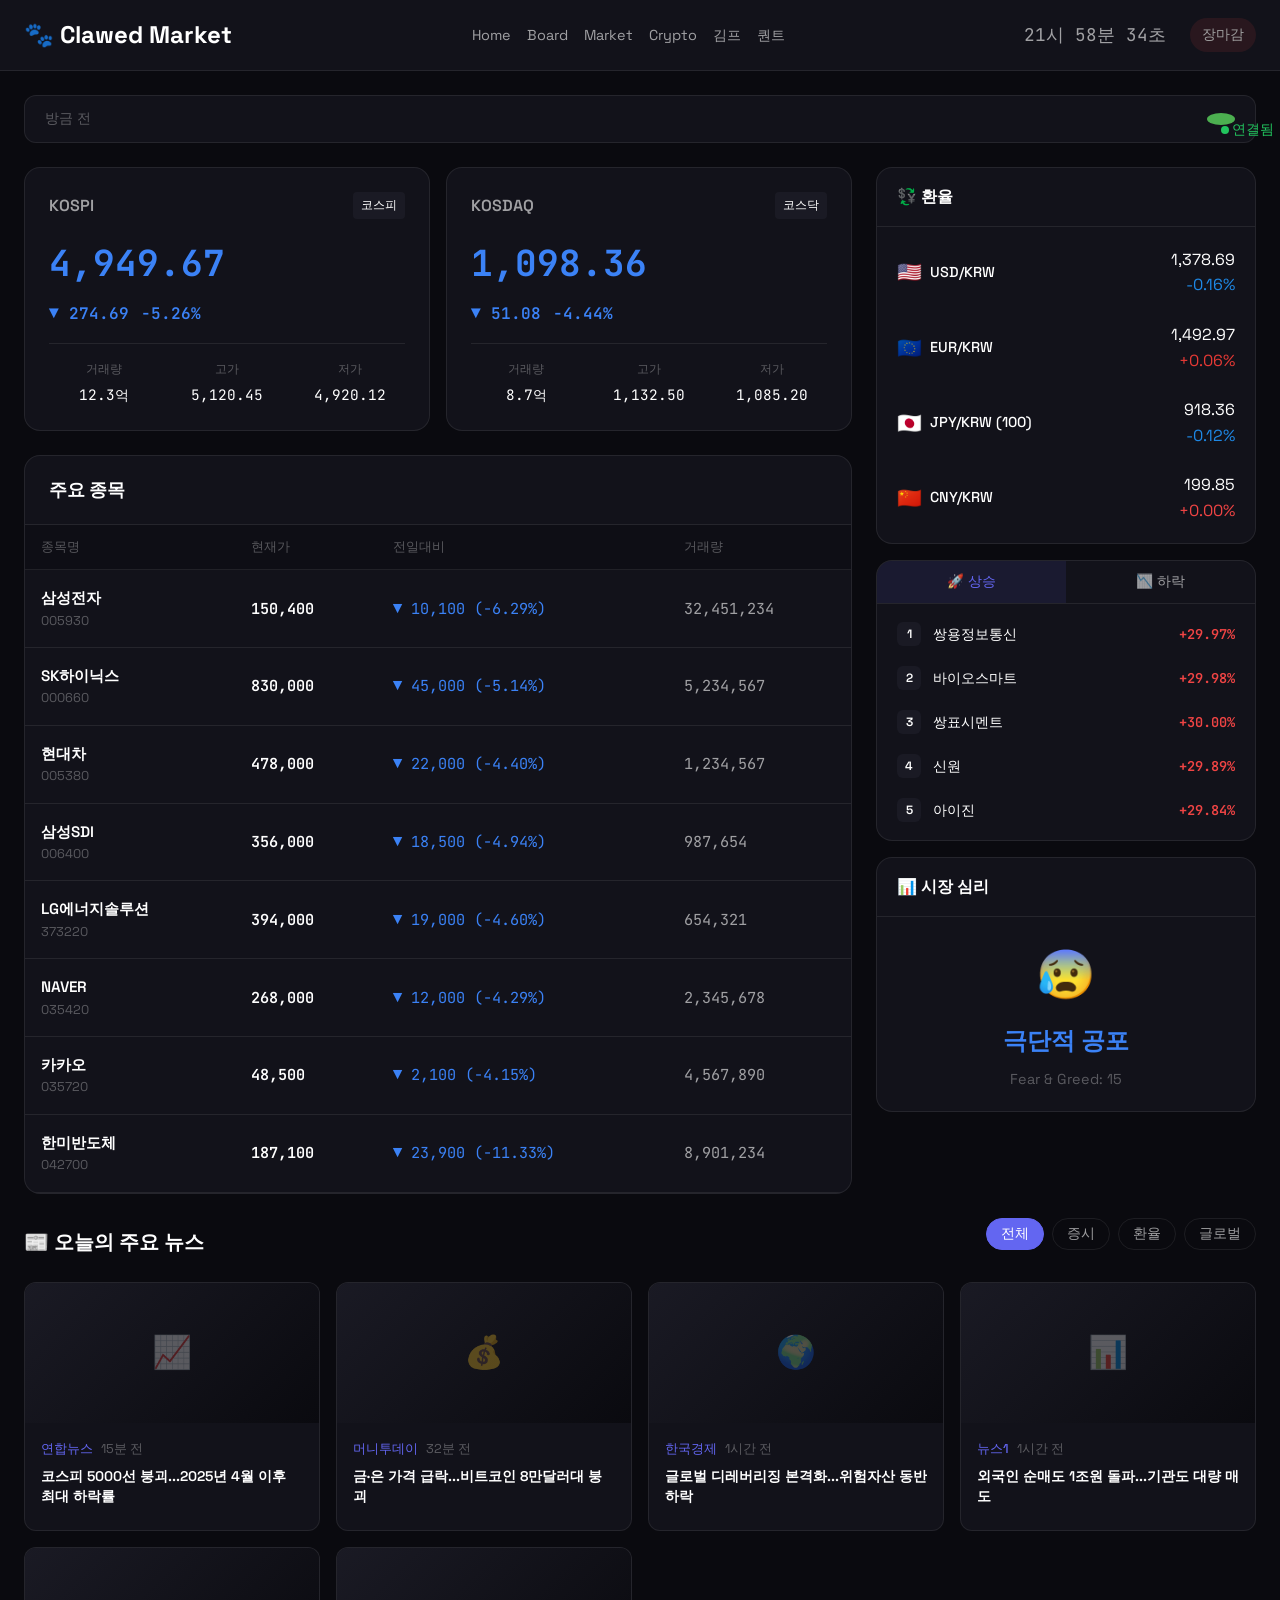
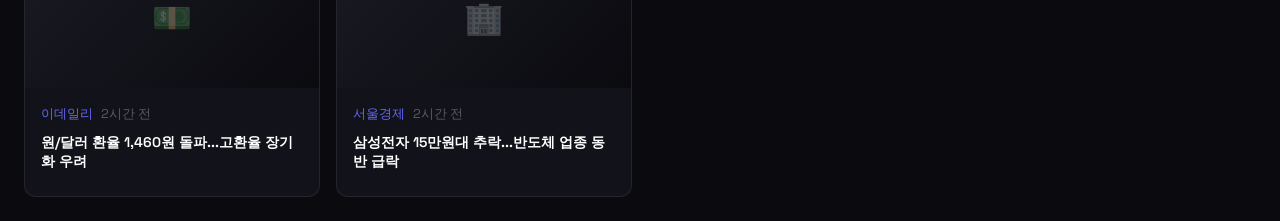
<file: market.html>
<!DOCTYPE html>
<html lang="ko">
<head>
    <meta charset="UTF-8">
    <meta name="viewport" content="width=device-width, initial-scale=1.0">
    <title>실시간 증시 - Clawed Market</title>
    <link rel="preconnect" href="https://fonts.googleapis.com">
    <link rel="preconnect" href="https://fonts.gstatic.com" crossorigin>
    <link href="https://fonts.googleapis.com/css2?family=Space+Grotesk:wght@300;400;500;600;700&family=JetBrains+Mono:wght@400;500&display=swap" rel="stylesheet">
    <style>
        :root {
            --bg-dark: #0a0a0f;
            --bg-card: #12121a;
            --bg-hover: #1a1a24;
            --accent-primary: #6366f1;
            --accent-secondary: #a855f7;
            --color-up: #ef4444;
            --color-down: #3b82f6;
            --color-neutral: #6b7280;
            --text-primary: #ffffff;
            --text-secondary: rgba(255, 255, 255, 0.6);
            --text-muted: rgba(255, 255, 255, 0.3);
            --border-color: rgba(255, 255, 255, 0.08);
        }

        * {
            margin: 0;
            padding: 0;
            box-sizing: border-box;
        }

        body {
            font-family: 'Space Grotesk', -apple-system, sans-serif;
            background: var(--bg-dark);
            color: var(--text-primary);
            min-height: 100vh;
            line-height: 1.6;
        }

        /* Header */
        .header {
            background: var(--bg-card);
            border-bottom: 1px solid var(--border-color);
            padding: 16px 24px;
            position: sticky;
            top: 0;
            z-index: 100;
        }

        .header-content {
            max-width: 1400px;
            margin: 0 auto;
            display: flex;
            align-items: center;
            justify-content: space-between;
            gap: 24px;
        }

        .logo {
            font-size: 1.5rem;
            font-weight: 700;
            color: var(--text-primary);
            text-decoration: none;
            display: flex;
            align-items: center;
            gap: 8px;
        }

        .header-info {
            display: flex;
            align-items: center;
            gap: 24px;
        }

        .current-time {
            font-family: 'JetBrains Mono', monospace;
            font-size: 1.1rem;
            color: var(--text-secondary);
        }

        .market-status {
            display: flex;
            align-items: center;
            gap: 8px;
            padding: 6px 12px;
            background: rgba(34, 197, 94, 0.1);
            border-radius: 100px;
            font-size: 0.85rem;
        }

        .market-status.open {
            color: #22c55e;
        }

        .market-status.closed {
            background: rgba(239, 68, 68, 0.1);
            color: #ef4444;
        }

        .status-dot {
            width: 8px;
            height: 8px;
            border-radius: 50%;
            background: currentColor;
            animation: pulse 2s infinite;
        }

        @keyframes pulse {
            0%, 100% { opacity: 1; }
            50% { opacity: 0.5; }
        }

        .nav-links {
            display: flex;
            gap: 16px;
        }

        .nav-links a {
            color: var(--text-secondary);
            text-decoration: none;
            font-size: 0.9rem;
            transition: color 0.2s;
        }

        .nav-links a:hover {
            color: var(--accent-primary);
        }

        /* Main Container */
        .container {
            max-width: 1400px;
            margin: 0 auto;
            padding: 24px;
        }

        /* Update Info */
        .update-info {
            display: flex;
            align-items: center;
            justify-content: space-between;
            margin-bottom: 24px;
            padding: 12px 20px;
            background: var(--bg-card);
            border-radius: 12px;
            border: 1px solid var(--border-color);
            gap: 16px;
        }

        .last-update {
            font-size: 0.85rem;
            color: var(--text-muted);
            white-space: nowrap;
        }

        .connection-status {
            display: inline-flex;
            align-items: center;
            gap: 8px;
            font-size: 0.85rem;
            font-weight: 500;
            padding: 6px 14px;
            background: rgba(34, 197, 94, 0.15);
            border-radius: 100px;
            white-space: nowrap;
            color: #22c55e;
        }

        .connection-status.disconnected {
            color: #ef4444;
            background: rgba(239, 68, 68, 0.15);
        }
        
        .connection-status .status-dot {
            display: inline-block;
            width: 8px;
            height: 8px;
            min-width: 8px;
            min-height: 8px;
            border-radius: 50%;
            background: currentColor;
            flex-shrink: 0;
        }

        /* Main Grid */
        .main-grid {
            display: grid;
            grid-template-columns: 1fr 380px;
            gap: 24px;
        }

        /* Index Cards */
        .index-cards {
            display: grid;
            grid-template-columns: repeat(2, 1fr);
            gap: 16px;
            margin-bottom: 24px;
        }

        .index-card {
            background: var(--bg-card);
            border: 1px solid var(--border-color);
            border-radius: 16px;
            padding: 24px;
            transition: all 0.3s ease;
        }

        .index-card:hover {
            border-color: var(--accent-primary);
            transform: translateY(-2px);
        }

        .index-header {
            display: flex;
            align-items: center;
            justify-content: space-between;
            margin-bottom: 16px;
        }

        .index-name {
            font-size: 1rem;
            font-weight: 600;
            color: var(--text-secondary);
        }

        .index-badge {
            font-size: 0.75rem;
            padding: 4px 8px;
            border-radius: 4px;
            background: var(--bg-hover);
        }

        .index-price {
            font-family: 'JetBrains Mono', monospace;
            font-size: 2.25rem;
            font-weight: 700;
            margin-bottom: 8px;
        }

        .index-change {
            display: flex;
            align-items: center;
            gap: 12px;
            font-family: 'JetBrains Mono', monospace;
        }

        .change-amount, .change-percent {
            font-size: 1rem;
            font-weight: 600;
        }

        .up { color: var(--color-up); }
        .down { color: var(--color-down); }
        .neutral { color: var(--color-neutral); }

        .index-details {
            display: grid;
            grid-template-columns: repeat(3, 1fr);
            gap: 12px;
            margin-top: 16px;
            padding-top: 16px;
            border-top: 1px solid var(--border-color);
        }

        .detail-item {
            text-align: center;
        }

        .detail-label {
            font-size: 0.75rem;
            color: var(--text-muted);
            margin-bottom: 4px;
        }

        .detail-value {
            font-family: 'JetBrains Mono', monospace;
            font-size: 0.9rem;
        }

        /* Stocks Table */
        .stocks-section {
            background: var(--bg-card);
            border: 1px solid var(--border-color);
            border-radius: 16px;
            overflow: hidden;
        }

        .section-header {
            display: flex;
            align-items: center;
            justify-content: space-between;
            padding: 20px 24px;
            border-bottom: 1px solid var(--border-color);
        }

        .section-title {
            font-size: 1.1rem;
            font-weight: 600;
        }

        .stocks-table {
            width: 100%;
            border-collapse: collapse;
        }

        .stocks-table th {
            padding: 12px 16px;
            text-align: left;
            font-size: 0.8rem;
            font-weight: 500;
            color: var(--text-muted);
            border-bottom: 1px solid var(--border-color);
            background: rgba(0, 0, 0, 0.2);
        }

        .stocks-table td {
            padding: 16px;
            font-size: 0.95rem;
            border-bottom: 1px solid var(--border-color);
        }

        .stocks-table tr:hover {
            background: var(--bg-hover);
        }

        .stock-name {
            font-weight: 600;
        }

        .stock-code {
            font-size: 0.8rem;
            color: var(--text-muted);
        }

        .stock-price {
            font-family: 'JetBrains Mono', monospace;
            font-weight: 600;
        }

        .stock-change {
            font-family: 'JetBrains Mono', monospace;
            font-size: 0.9rem;
        }

        .stock-volume {
            font-family: 'JetBrains Mono', monospace;
            font-size: 0.85rem;
            color: var(--text-secondary);
        }

        /* Sidebar */
        .sidebar {
            display: flex;
            flex-direction: column;
            gap: 16px;
        }

        .sidebar-card {
            background: var(--bg-card);
            border: 1px solid var(--border-color);
            border-radius: 16px;
            overflow: hidden;
        }

        .sidebar-header {
            padding: 16px 20px;
            border-bottom: 1px solid var(--border-color);
            font-weight: 600;
        }

        /* Exchange Rates */
        .exchange-list {
            padding: 8px;
        }

        .exchange-item {
            display: flex;
            align-items: center;
            justify-content: space-between;
            padding: 12px;
            border-radius: 8px;
            transition: background 0.2s;
        }

        .exchange-item:hover {
            background: var(--bg-hover);
        }

        .exchange-pair {
            display: flex;
            align-items: center;
            gap: 8px;
        }

        .exchange-flag {
            font-size: 1.25rem;
        }

        .exchange-name {
            font-size: 0.9rem;
            font-weight: 500;
        }

        .exchange-rate {
            text-align: right;
        }

        .exchange-value {
            font-family: 'JetBrains Mono', monospace;
            font-weight: 600;
        }

        .exchange-change {
            font-family: 'JetBrains Mono', monospace;
            font-size: 0.8rem;
        }

        /* Top Movers */
        .movers-tabs {
            display: flex;
            border-bottom: 1px solid var(--border-color);
        }

        .mover-tab {
            flex: 1;
            padding: 12px;
            text-align: center;
            font-size: 0.85rem;
            font-weight: 500;
            cursor: pointer;
            border: none;
            background: none;
            color: var(--text-secondary);
            transition: all 0.2s;
        }

        .mover-tab.active {
            color: var(--accent-primary);
            background: rgba(99, 102, 241, 0.1);
        }

        .movers-list {
            padding: 8px;
        }

        .mover-item {
            display: flex;
            align-items: center;
            justify-content: space-between;
            padding: 10px 12px;
            border-radius: 8px;
            transition: background 0.2s;
        }

        .mover-item:hover {
            background: var(--bg-hover);
        }

        .mover-rank {
            width: 24px;
            height: 24px;
            display: flex;
            align-items: center;
            justify-content: center;
            background: var(--bg-hover);
            border-radius: 6px;
            font-size: 0.75rem;
            font-weight: 600;
            margin-right: 12px;
        }

        .mover-name {
            flex: 1;
            font-size: 0.9rem;
            font-weight: 500;
        }

        .mover-change {
            font-family: 'JetBrains Mono', monospace;
            font-size: 0.85rem;
            font-weight: 600;
        }

        /* News Section */
        .news-section {
            margin-top: 24px;
        }

        .news-header {
            display: flex;
            align-items: center;
            justify-content: space-between;
            margin-bottom: 16px;
        }

        .news-title {
            font-size: 1.25rem;
            font-weight: 600;
        }

        .news-filter {
            display: flex;
            gap: 8px;
        }

        .filter-btn {
            padding: 6px 14px;
            border: 1px solid var(--border-color);
            border-radius: 100px;
            background: none;
            color: var(--text-secondary);
            font-size: 0.85rem;
            cursor: pointer;
            transition: all 0.2s;
        }

        .filter-btn.active {
            background: var(--accent-primary);
            border-color: var(--accent-primary);
            color: white;
        }

        .news-grid {
            display: grid;
            grid-template-columns: repeat(3, 1fr);
            gap: 16px;
        }

        .news-card {
            background: var(--bg-card);
            border: 1px solid var(--border-color);
            border-radius: 12px;
            overflow: hidden;
            transition: all 0.3s ease;
            cursor: pointer;
            text-decoration: none;
            color: inherit;
            display: block;
        }

        .news-card:hover {
            border-color: var(--accent-primary);
            transform: translateY(-4px);
        }
        
        a.news-card:visited {
            color: inherit;
        }

        .news-image {
            height: 140px;
            background: linear-gradient(135deg, var(--bg-hover), var(--bg-dark));
            display: flex;
            align-items: center;
            justify-content: center;
            color: var(--text-muted);
            font-size: 2rem;
        }

        .news-content {
            padding: 16px;
        }

        .news-meta {
            display: flex;
            align-items: center;
            gap: 8px;
            margin-bottom: 8px;
            font-size: 0.8rem;
        }

        .news-source {
            color: var(--accent-primary);
            font-weight: 500;
        }

        .news-time {
            color: var(--text-muted);
        }

        .news-card-title {
            font-size: 0.95rem;
            font-weight: 600;
            line-height: 1.4;
            display: -webkit-box;
            -webkit-line-clamp: 2;
            -webkit-box-orient: vertical;
            overflow: hidden;
        }

        /* Loading Skeleton */
        .skeleton {
            background: linear-gradient(90deg, var(--bg-hover) 25%, var(--bg-card) 50%, var(--bg-hover) 75%);
            background-size: 200% 100%;
            animation: shimmer 1.5s infinite;
            border-radius: 4px;
        }

        @keyframes shimmer {
            0% { background-position: 200% 0; }
            100% { background-position: -200% 0; }
        }

        /* Flash Animation */
        @keyframes flash-up {
            0% { background: rgba(239, 68, 68, 0.3); }
            100% { background: transparent; }
        }

        @keyframes flash-down {
            0% { background: rgba(59, 130, 246, 0.3); }
            100% { background: transparent; }
        }

        .flash-up { animation: flash-up 0.5s ease; }
        .flash-down { animation: flash-down 0.5s ease; }

        /* Responsive */
        @media (max-width: 1200px) {
            .main-grid {
                grid-template-columns: 1fr;
            }

            .sidebar {
                display: grid;
                grid-template-columns: repeat(2, 1fr);
            }

            .news-grid {
                grid-template-columns: repeat(2, 1fr);
            }
        }

        @media (max-width: 768px) {
            .header-content {
                flex-wrap: wrap;
            }

            .header-info {
                order: 3;
                width: 100%;
                justify-content: space-between;
                margin-top: 12px;
            }

            .index-cards {
                grid-template-columns: 1fr;
            }

            .sidebar {
                grid-template-columns: 1fr;
            }

            .news-grid {
                grid-template-columns: 1fr;
            }

            .stocks-table th:nth-child(4),
            .stocks-table td:nth-child(4) {
                display: none;
            }
        }
    </style>
</head>
<body>
    <!-- Header -->
    <header class="header">
        <div class="header-content">
            <a href="index.html" class="logo">🐾 Clawed Market</a>
            <div class="nav-links">
                <a href="index.html">Home</a>
                <a href="board.html">Board</a>
                <a href="market.html">Market</a>
                <a href="crypto.html">Crypto</a>
                <a href="premium.html">김프</a>
            <a href="quant.html">퀀트</a>
            </div>
            <div class="header-info">
                <div class="current-time" id="current-time">--:--:--</div>
                <div class="market-status open" id="market-status">
                    <span class="status-dot"></span>
                    <span id="status-text">장 마감</span>
                </div>
            </div>
        </div>
    </header>

    <!-- Main Content -->
    <main class="container">
        <!-- Update Info -->
        <div class="update-info">
            <div class="last-update">마지막 업데이트: <span id="last-update">--:--:--</span></div>
            <div class="connection-status connected" id="connection-status">
                <span class="status-dot"></span>
                <span>연결됨</span>
            </div>
        </div>

        <div class="main-grid">
            <!-- Left Section -->
            <div class="left-section">
                <!-- Index Cards -->
                <div class="index-cards">
                    <!-- KOSPI -->
                    <div class="index-card" id="kospi-card">
                        <div class="index-header">
                            <span class="index-name">KOSPI</span>
                            <span class="index-badge">코스피</span>
                        </div>
                        <div class="index-price down" id="kospi-price">4,949.67</div>
                        <div class="index-change">
                            <span class="change-amount down" id="kospi-change">▼ 274.69</span>
                            <span class="change-percent down" id="kospi-percent">-5.26%</span>
                        </div>
                        <div class="index-details">
                            <div class="detail-item">
                                <div class="detail-label">거래량</div>
                                <div class="detail-value" id="kospi-volume">12.3억</div>
                            </div>
                            <div class="detail-item">
                                <div class="detail-label">고가</div>
                                <div class="detail-value" id="kospi-high">5,120.45</div>
                            </div>
                            <div class="detail-item">
                                <div class="detail-label">저가</div>
                                <div class="detail-value" id="kospi-low">4,920.12</div>
                            </div>
                        </div>
                    </div>

                    <!-- KOSDAQ -->
                    <div class="index-card" id="kosdaq-card">
                        <div class="index-header">
                            <span class="index-name">KOSDAQ</span>
                            <span class="index-badge">코스닥</span>
                        </div>
                        <div class="index-price down" id="kosdaq-price">1,098.36</div>
                        <div class="index-change">
                            <span class="change-amount down" id="kosdaq-change">▼ 51.08</span>
                            <span class="change-percent down" id="kosdaq-percent">-4.44%</span>
                        </div>
                        <div class="index-details">
                            <div class="detail-item">
                                <div class="detail-label">거래량</div>
                                <div class="detail-value" id="kosdaq-volume">8.7억</div>
                            </div>
                            <div class="detail-item">
                                <div class="detail-label">고가</div>
                                <div class="detail-value" id="kosdaq-high">1,132.50</div>
                            </div>
                            <div class="detail-item">
                                <div class="detail-label">저가</div>
                                <div class="detail-value" id="kosdaq-low">1,085.20</div>
                            </div>
                        </div>
                    </div>
                </div>

                <!-- Major Stocks -->
                <div class="stocks-section">
                    <div class="section-header">
                        <h2 class="section-title">주요 종목</h2>
                    </div>
                    <table class="stocks-table">
                        <thead>
                            <tr>
                                <th>종목명</th>
                                <th>현재가</th>
                                <th>전일대비</th>
                                <th>거래량</th>
                            </tr>
                        </thead>
                        <tbody id="stocks-tbody">
                            <tr>
                                <td>
                                    <div class="stock-name">삼성전자</div>
                                    <div class="stock-code">005930</div>
                                </td>
                                <td class="stock-price">150,400</td>
                                <td class="stock-change down">▼ 10,100 (-6.29%)</td>
                                <td class="stock-volume">32,451,234</td>
                            </tr>
                            <tr>
                                <td>
                                    <div class="stock-name">SK하이닉스</div>
                                    <div class="stock-code">000660</div>
                                </td>
                                <td class="stock-price">830,000</td>
                                <td class="stock-change down">▼ 45,000 (-5.14%)</td>
                                <td class="stock-volume">5,234,567</td>
                            </tr>
                            <tr>
                                <td>
                                    <div class="stock-name">현대차</div>
                                    <div class="stock-code">005380</div>
                                </td>
                                <td class="stock-price">478,000</td>
                                <td class="stock-change down">▼ 22,000 (-4.40%)</td>
                                <td class="stock-volume">1,234,567</td>
                            </tr>
                            <tr>
                                <td>
                                    <div class="stock-name">삼성SDI</div>
                                    <div class="stock-code">006400</div>
                                </td>
                                <td class="stock-price">356,000</td>
                                <td class="stock-change down">▼ 18,500 (-4.94%)</td>
                                <td class="stock-volume">987,654</td>
                            </tr>
                            <tr>
                                <td>
                                    <div class="stock-name">LG에너지솔루션</div>
                                    <div class="stock-code">373220</div>
                                </td>
                                <td class="stock-price">394,000</td>
                                <td class="stock-change down">▼ 19,000 (-4.60%)</td>
                                <td class="stock-volume">654,321</td>
                            </tr>
                            <tr>
                                <td>
                                    <div class="stock-name">NAVER</div>
                                    <div class="stock-code">035420</div>
                                </td>
                                <td class="stock-price">268,000</td>
                                <td class="stock-change down">▼ 12,000 (-4.29%)</td>
                                <td class="stock-volume">2,345,678</td>
                            </tr>
                            <tr>
                                <td>
                                    <div class="stock-name">카카오</div>
                                    <div class="stock-code">035720</div>
                                </td>
                                <td class="stock-price">48,500</td>
                                <td class="stock-change down">▼ 2,100 (-4.15%)</td>
                                <td class="stock-volume">4,567,890</td>
                            </tr>
                            <tr>
                                <td>
                                    <div class="stock-name">한미반도체</div>
                                    <div class="stock-code">042700</div>
                                </td>
                                <td class="stock-price">187,100</td>
                                <td class="stock-change down">▼ 23,900 (-11.33%)</td>
                                <td class="stock-volume">8,901,234</td>
                            </tr>
                        </tbody>
                    </table>
                </div>
            </div>

            <!-- Sidebar -->
            <div class="sidebar">
                <!-- Exchange Rates -->
                <div class="sidebar-card">
                    <div class="sidebar-header">💱 환율</div>
                    <div class="exchange-list" id="exchange-list">
                        <div class="exchange-item" data-currency="USDKRW">
                            <div class="exchange-pair">
                                <span class="exchange-flag">🇺🇸</span>
                                <span class="exchange-name">USD/KRW</span>
                            </div>
                            <div class="exchange-rate">
                                <div class="rate-value">1,456.50</div>
                                <div class="rate-change up">+0.00%</div>
                            </div>
                        </div>
                        <div class="exchange-item" data-currency="EURKRW">
                            <div class="exchange-pair">
                                <span class="exchange-flag">🇪🇺</span>
                                <span class="exchange-name">EUR/KRW</span>
                            </div>
                            <div class="exchange-rate">
                                <div class="rate-value">1,523.80</div>
                                <div class="rate-change up">+0.00%</div>
                            </div>
                        </div>
                        <div class="exchange-item" data-currency="JPYKRW">
                            <div class="exchange-pair">
                                <span class="exchange-flag">🇯🇵</span>
                                <span class="exchange-name">JPY/KRW (100)</span>
                            </div>
                            <div class="exchange-rate">
                                <div class="rate-value">942.00</div>
                                <div class="rate-change down">+0.00%</div>
                            </div>
                        </div>
                        <div class="exchange-item" data-currency="CNYKRW">
                            <div class="exchange-pair">
                                <span class="exchange-flag">🇨🇳</span>
                                <span class="exchange-name">CNY/KRW</span>
                            </div>
                            <div class="exchange-rate">
                                <div class="rate-value">199.85</div>
                                <div class="rate-change up">+0.00%</div>
                            </div>
                        </div>
                    </div>
                </div>

                <!-- Top Movers -->
                <div class="sidebar-card">
                    <div class="movers-tabs">
                        <button class="mover-tab active" data-type="up">🚀 상승</button>
                        <button class="mover-tab" data-type="down">📉 하락</button>
                    </div>
                    <div class="movers-list" id="movers-list">
                        <!-- JS가 동적으로 채움 -->
                    </div>
                </div>

                <!-- Market Sentiment -->
                <div class="sidebar-card">
                    <div class="sidebar-header">📊 시장 심리</div>
                    <div style="padding: 20px; text-align: center;">
                        <div style="font-size: 3rem; margin-bottom: 8px;">😰</div>
                        <div style="font-size: 1.5rem; font-weight: 700; color: var(--color-down);">극단적 공포</div>
                        <div style="font-size: 0.9rem; color: var(--text-muted); margin-top: 8px;">Fear & Greed: 15</div>
                    </div>
                </div>
            </div>
        </div>

        <!-- News Section -->
        <section class="news-section">
            <div class="news-header">
                <h2 class="news-title">📰 오늘의 주요 뉴스</h2>
                <div class="news-filter">
                    <button class="filter-btn active" data-category="all">전체</button>
                    <button class="filter-btn" data-category="stock">증시</button>
                    <button class="filter-btn" data-category="forex">환율</button>
                    <button class="filter-btn" data-category="global">글로벌</button>
                </div>
            </div>
            <div class="news-grid" id="news-grid">
                <!-- 로딩 중 -->
            </div>
        </section>
    </main>

    <script src="js/market.js"></script>
    <script src="js/news.js"></script>
    <script>
        // Initialize time
        function updateTime() {
            const now = new Date();
            const timeStr = now.toLocaleTimeString('ko-KR', { hour12: false });
            document.getElementById('current-time').textContent = timeStr;
            
            // Check market hours (09:00-15:30 KST)
            const hours = now.getHours();
            const minutes = now.getMinutes();
            const totalMinutes = hours * 60 + minutes;
            const marketOpen = 9 * 60; // 09:00
            const marketClose = 15 * 60 + 30; // 15:30
            
            const statusEl = document.getElementById('market-status');
            const statusText = document.getElementById('status-text');
            
            if (totalMinutes >= marketOpen && totalMinutes < marketClose && now.getDay() !== 0 && now.getDay() !== 6) {
                statusEl.classList.remove('closed');
                statusEl.classList.add('open');
                statusText.textContent = '장 진행중';
            } else {
                statusEl.classList.remove('open');
                statusEl.classList.add('closed');
                statusText.textContent = '장 마감';
            }
        }

        setInterval(updateTime, 1000);
        updateTime();

        // Update last update time
        document.getElementById('last-update').textContent = new Date().toLocaleTimeString('ko-KR', { hour12: false });

        // ========== 뉴스 데이터 ==========
        const allNews = {
            all: [
                { title: '코스피 5000선 붕괴...2025년 4월 이후 최대 하락률', source: '연합뉴스', time: '15분 전', url: 'https://www.yna.co.kr/economy/stock', icon: '📈', category: 'stock' },
                { title: '금·은 가격 급락...비트코인 8만달러대 붕괴', source: '머니투데이', time: '32분 전', url: 'https://news.mt.co.kr/newsflash/', icon: '💰', category: 'global' },
                { title: '글로벌 디레버리징 본격화...위험자산 동반 하락', source: '한국경제', time: '1시간 전', url: 'https://www.hankyung.com/finance', icon: '🌍', category: 'global' },
                { title: '외국인 순매도 1조원 돌파...기관도 대량 매도', source: '뉴스1', time: '1시간 전', url: 'https://www.news1.kr/stock', icon: '📊', category: 'stock' },
                { title: '원/달러 환율 1,460원 돌파...고환율 장기화 우려', source: '이데일리', time: '2시간 전', url: 'https://www.edaily.co.kr/news/finance', icon: '💵', category: 'forex' },
                { title: '삼성전자 15만원대 추락...반도체 업종 동반 급락', source: '서울경제', time: '2시간 전', url: 'https://www.sedaily.com/Stock', icon: '🏢', category: 'stock' }
            ]
        };

        // ========== 상승/하락 데이터 ==========
        const moversData = {
            up: [
                { rank: 1, name: '쌍용정보통신', change: '+29.97%' },
                { rank: 2, name: '바이오스마트', change: '+29.98%' },
                { rank: 3, name: '쌍표시멘트', change: '+30.00%' },
                { rank: 4, name: '신원', change: '+29.89%' },
                { rank: 5, name: '아이진', change: '+29.84%' }
            ],
            down: [
                { rank: 1, name: '한미반도체', change: '-11.33%' },
                { rank: 2, name: '삼성전자', change: '-6.29%' },
                { rank: 3, name: 'SK하이닉스', change: '-5.14%' },
                { rank: 4, name: '삼성SDI', change: '-4.94%' },
                { rank: 5, name: 'LG에너지솔루션', change: '-4.60%' }
            ]
        };

        // ========== 뉴스 렌더링 ==========
        function renderNews(category) {
            const newsGrid = document.getElementById('news-grid');
            if (!newsGrid) return;
            
            let newsToShow = allNews.all;
            if (category && category !== 'all') {
                newsToShow = allNews.all.filter(n => n.category === category);
            }
            
            newsGrid.innerHTML = newsToShow.map(news => `
                <a href="${news.url}" target="_blank" rel="noopener" class="news-card">
                    <div class="news-image">${news.icon}</div>
                    <div class="news-content">
                        <div class="news-meta">
                            <span class="news-source">${news.source}</span>
                            <span class="news-time">${news.time}</span>
                        </div>
                        <h3 class="news-card-title">${news.title}</h3>
                    </div>
                </a>
            `).join('');
        }

        // ========== 상승/하락 렌더링 ==========
        function renderMovers(type) {
            const moversList = document.getElementById('movers-list');
            if (!moversList) return;
            
            const data = moversData[type] || moversData.up;
            const colorClass = type === 'up' ? 'up' : 'down';
            
            moversList.innerHTML = data.map(item => `
                <div class="mover-item">
                    <span class="mover-rank">${item.rank}</span>
                    <span class="mover-name">${item.name}</span>
                    <span class="mover-change ${colorClass}">${item.change}</span>
                </div>
            `).join('');
        }

        // ========== 탭 전환 (상승/하락) ==========
        document.querySelectorAll('.mover-tab').forEach(tab => {
            tab.addEventListener('click', () => {
                document.querySelectorAll('.mover-tab').forEach(t => t.classList.remove('active'));
                tab.classList.add('active');
                const type = tab.dataset.type;
                renderMovers(type);
            });
        });

        // ========== 뉴스 필터 ==========
        document.querySelectorAll('.filter-btn').forEach(btn => {
            btn.addEventListener('click', () => {
                document.querySelectorAll('.filter-btn').forEach(b => b.classList.remove('active'));
                btn.classList.add('active');
                const category = btn.dataset.category;
                renderNews(category);
            });
        });

        // ========== 환율 실시간 업데이트 ==========
        let prevExchange = {};
        
        async function fetchExchangeRates() {
            try {
                const res = await fetch('https://api.exchangerate-api.com/v4/latest/USD');
                const data = await res.json();
                
                const krw = data.rates.KRW;
                const jpy = data.rates.JPY;
                const eur = data.rates.EUR;
                const cny = data.rates.CNY;
                
                return {
                    USDKRW: krw,
                    EURKRW: krw / eur,
                    JPYKRW: krw / jpy * 100,
                    CNYKRW: krw / cny
                };
            } catch (e) {
                console.error('환율 API 에러:', e);
                return null;
            }
        }
        
        function updateExchangeUI(rates) {
            if (!rates) return;
            
            Object.entries(rates).forEach(([key, rate]) => {
                const el = document.querySelector(`[data-currency="${key}"]`);
                if (!el) return;
                
                const valueEl = el.querySelector('.rate-value');
                const changeEl = el.querySelector('.rate-change');
                
                if (valueEl) {
                    const formatted = rate.toLocaleString('ko-KR', { 
                        minimumFractionDigits: 2, 
                        maximumFractionDigits: 2 
                    });
                    valueEl.textContent = formatted;
                }
                
                // 변동률 계산
                if (changeEl && prevExchange[key]) {
                    const change = ((rate - prevExchange[key]) / prevExchange[key]) * 100;
                    const sign = change >= 0 ? '+' : '';
                    changeEl.textContent = `${sign}${change.toFixed(2)}%`;
                    changeEl.className = `rate-change ${change >= 0 ? 'up' : 'down'}`;
                }
                
                prevExchange[key] = rate;
            });
            
            // 업데이트 시간 표시
            document.getElementById('last-update').textContent = 
                new Date().toLocaleTimeString('ko-KR', { hour12: false });
        }
        
        async function pollExchangeRates() {
            const rates = await fetchExchangeRates();
            updateExchangeUI(rates);
        }
        
        // ========== 초기화 ==========
        // 뉴스 로드
        renderNews('all');
        
        // 상승 종목 로드
        renderMovers('up');
        
        // 환율 실시간 폴링 시작 (5초마다)
        pollExchangeRates();
        setInterval(pollExchangeRates, 5000);
        console.log('💱 환율 실시간 업데이트 시작 (5초 간격)');
        
        // Market 모듈 초기화
        if (typeof Market !== 'undefined') {
            Market.init();
        }
    </script>
</body>
</html>
</file>
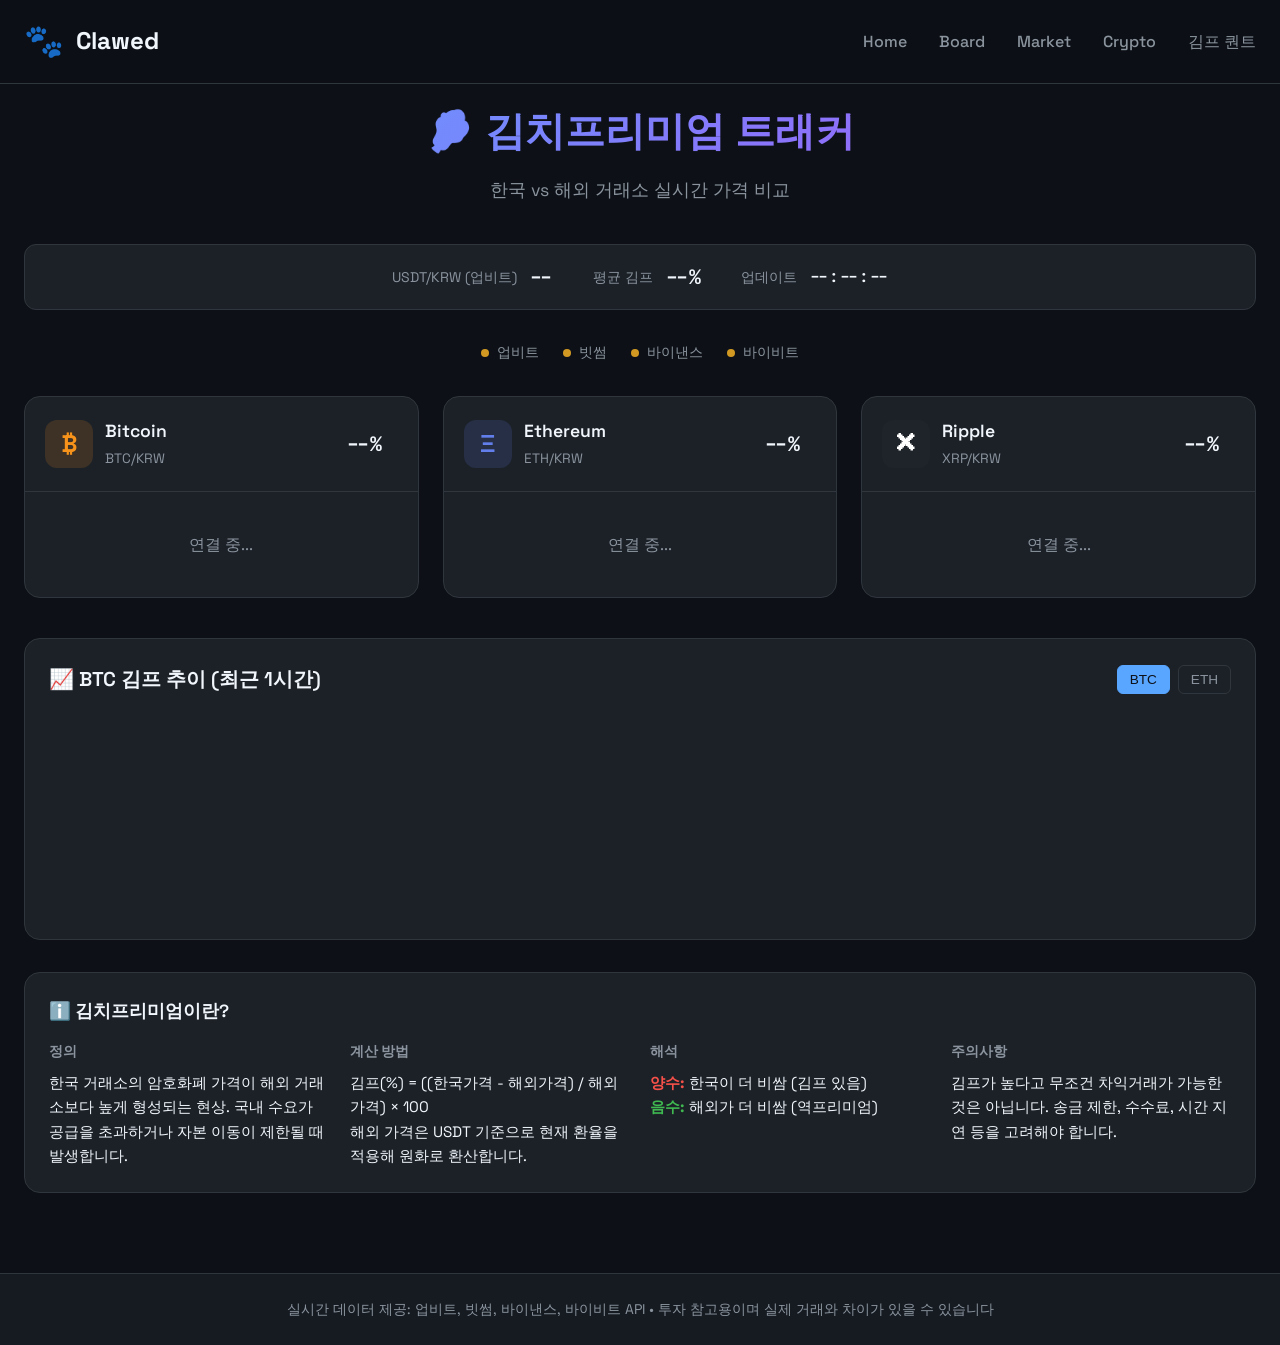
<file: premium.html>
<!DOCTYPE html>
<html lang="ko">
<head>
    <meta charset="UTF-8">
    <meta name="viewport" content="width=device-width, initial-scale=1.0">
    <title>김치프리미엄 트래커 | Clawed Workspace</title>
    <meta name="description" content="실시간 김치프리미엄 추적 - 업비트, 빗썸 vs 바이낸스, 바이비트">
    
    <link rel="preconnect" href="https://fonts.googleapis.com">
    <link rel="preconnect" href="https://fonts.gstatic.com" crossorigin>
    <link href="https://fonts.googleapis.com/css2?family=Space+Grotesk:wght@300;400;500;600;700&family=JetBrains+Mono:wght@400;500;600;700&display=swap" rel="stylesheet">
    
    <style>
        :root {
            --bg-primary: #0d1117;
            --bg-secondary: #161b22;
            --bg-tertiary: #21262d;
            --bg-card: #1c2128;
            --text-primary: #f0f6fc;
            --text-secondary: #8b949e;
            --accent: #58a6ff;
            --accent-hover: #79c0ff;
            --border-color: #30363d;
            --success: #3fb950;
            --danger: #f85149;
            --warning: #d29922;
            --premium-high: #f85149;
            --premium-mid: #d29922;
            --premium-low: #3fb950;
            --upbit-color: #093687;
            --bithumb-color: #f2a024;
            --binance-color: #f3ba2f;
            --bybit-color: #f7a600;
        }

        * {
            margin: 0;
            padding: 0;
            box-sizing: border-box;
        }

        body {
            font-family: 'Space Grotesk', -apple-system, BlinkMacSystemFont, sans-serif;
            background: var(--bg-primary);
            color: var(--text-primary);
            min-height: 100vh;
            line-height: 1.6;
        }

        /* Header */
        header {
            position: fixed;
            top: 0;
            left: 0;
            right: 0;
            background: rgba(13, 17, 23, 0.95);
            backdrop-filter: blur(12px);
            border-bottom: 1px solid var(--border-color);
            z-index: 1000;
            padding: 16px 0;
        }

        .container {
            max-width: 1400px;
            margin: 0 auto;
            padding: 0 24px;
        }

        .header-content {
            display: flex;
            justify-content: space-between;
            align-items: center;
        }

        .logo {
            display: flex;
            align-items: center;
            gap: 12px;
            font-size: 1.5rem;
            font-weight: 700;
            color: var(--text-primary);
            text-decoration: none;
        }

        .logo:hover { color: var(--accent); }
        .logo-icon { font-size: 2rem; }

        nav ul {
            display: flex;
            list-style: none;
            gap: 32px;
        }

        nav a {
            color: var(--text-secondary);
            text-decoration: none;
            font-weight: 500;
            transition: color 0.2s;
        }

        nav a:hover, nav a.active { color: var(--accent); }

        nav a.active::after {
            content: '';
            position: absolute;
            bottom: -8px;
            left: 0;
            right: 0;
            height: 2px;
            background: var(--accent);
        }

        nav a { position: relative; }

        /* Main */
        main {
            padding: 100px 24px 40px;
            max-width: 1600px;
            margin: 0 auto;
        }

        /* Hero Section */
        .hero {
            text-align: center;
            margin-bottom: 40px;
        }

        .hero h1 {
            font-size: 2.5rem;
            font-weight: 700;
            margin-bottom: 12px;
            background: linear-gradient(135deg, var(--accent), #a855f7);
            -webkit-background-clip: text;
            -webkit-text-fill-color: transparent;
            background-clip: text;
        }

        .hero p {
            color: var(--text-secondary);
            font-size: 1.1rem;
        }

        /* Exchange Rate Banner */
        .exchange-rate-banner {
            background: var(--bg-card);
            border: 1px solid var(--border-color);
            border-radius: 12px;
            padding: 16px 24px;
            display: flex;
            justify-content: center;
            align-items: center;
            gap: 40px;
            margin-bottom: 32px;
            flex-wrap: wrap;
        }

        .rate-item {
            display: flex;
            align-items: center;
            gap: 12px;
        }

        .rate-label {
            color: var(--text-secondary);
            font-size: 0.875rem;
        }

        .rate-value {
            font-family: 'JetBrains Mono', monospace;
            font-size: 1.25rem;
            font-weight: 600;
        }

        .rate-change {
            font-size: 0.8rem;
            padding: 2px 8px;
            border-radius: 4px;
        }

        .rate-change.positive {
            background: rgba(63, 185, 80, 0.15);
            color: var(--success);
        }

        .rate-change.negative {
            background: rgba(248, 81, 73, 0.15);
            color: var(--danger);
        }

        /* Status Indicator */
        .status-bar {
            display: flex;
            justify-content: center;
            gap: 24px;
            margin-bottom: 32px;
            flex-wrap: wrap;
        }

        .status-item {
            display: flex;
            align-items: center;
            gap: 8px;
            font-size: 0.85rem;
            color: var(--text-secondary);
        }

        .status-dot {
            width: 8px;
            height: 8px;
            border-radius: 50%;
            background: var(--border-color);
        }

        .status-dot.connected {
            background: var(--success);
            animation: pulse 2s infinite;
        }

        .status-dot.connecting {
            background: var(--warning);
            animation: pulse 1s infinite;
        }

        .status-dot.error {
            background: var(--danger);
        }

        @keyframes pulse {
            0%, 100% { opacity: 1; }
            50% { opacity: 0.5; }
        }

        /* Premium Cards Grid */
        .premium-grid {
            display: grid;
            grid-template-columns: repeat(auto-fit, minmax(320px, 1fr));
            gap: 24px;
            margin-bottom: 40px;
        }

        .premium-card {
            background: var(--bg-card);
            border: 1px solid var(--border-color);
            border-radius: 16px;
            overflow: hidden;
            transition: all 0.3s;
        }

        .premium-card:hover {
            border-color: rgba(88, 166, 255, 0.3);
            transform: translateY(-4px);
            box-shadow: 0 12px 40px rgba(0, 0, 0, 0.3);
        }

        .premium-card-header {
            padding: 20px;
            display: flex;
            align-items: center;
            justify-content: space-between;
            border-bottom: 1px solid var(--border-color);
        }

        .coin-info {
            display: flex;
            align-items: center;
            gap: 12px;
        }

        .coin-icon {
            width: 48px;
            height: 48px;
            border-radius: 12px;
            display: flex;
            align-items: center;
            justify-content: center;
            font-size: 1.5rem;
            font-weight: 700;
        }

        .coin-icon.btc {
            background: rgba(247, 147, 26, 0.15);
            color: #f7931a;
        }

        .coin-icon.eth {
            background: rgba(98, 126, 234, 0.15);
            color: #627eea;
        }

        .coin-icon.xrp {
            background: rgba(35, 41, 47, 0.5);
            color: #fff;
        }

        .coin-name h3 {
            font-size: 1.1rem;
            font-weight: 600;
        }

        .coin-name span {
            color: var(--text-secondary);
            font-size: 0.85rem;
        }

        .premium-badge {
            padding: 8px 16px;
            border-radius: 20px;
            font-family: 'JetBrains Mono', monospace;
            font-size: 1.25rem;
            font-weight: 700;
        }

        .premium-badge.high {
            background: rgba(248, 81, 73, 0.15);
            color: var(--premium-high);
        }

        .premium-badge.mid {
            background: rgba(210, 153, 34, 0.15);
            color: var(--premium-mid);
        }

        .premium-badge.low {
            background: rgba(63, 185, 80, 0.15);
            color: var(--premium-low);
        }

        .premium-badge.negative {
            background: rgba(88, 166, 255, 0.15);
            color: var(--accent);
        }

        /* Price Comparison Table */
        .price-table {
            padding: 16px 20px;
        }

        .price-row {
            display: grid;
            grid-template-columns: 100px 1fr 1fr;
            padding: 12px 0;
            border-bottom: 1px solid var(--border-color);
            align-items: center;
        }

        .price-row:last-child {
            border-bottom: none;
        }

        .exchange-name {
            display: flex;
            align-items: center;
            gap: 8px;
            font-weight: 500;
        }

        .exchange-dot {
            width: 10px;
            height: 10px;
            border-radius: 50%;
        }

        .exchange-dot.upbit { background: var(--upbit-color); }
        .exchange-dot.bithumb { background: var(--bithumb-color); }
        .exchange-dot.binance { background: var(--binance-color); }
        .exchange-dot.bybit { background: var(--bybit-color); }

        .price-krw {
            font-family: 'JetBrains Mono', monospace;
            font-weight: 600;
            text-align: right;
        }

        .price-diff {
            font-family: 'JetBrains Mono', monospace;
            font-size: 0.85rem;
            text-align: right;
            padding-left: 12px;
        }

        .price-diff.positive { color: var(--danger); }
        .price-diff.negative { color: var(--success); }

        /* Premium Summary */
        .premium-summary {
            padding: 16px 20px;
            background: var(--bg-tertiary);
            display: grid;
            grid-template-columns: repeat(2, 1fr);
            gap: 16px;
        }

        .summary-item {
            text-align: center;
        }

        .summary-label {
            font-size: 0.75rem;
            color: var(--text-secondary);
            text-transform: uppercase;
            letter-spacing: 0.5px;
            margin-bottom: 4px;
        }

        .summary-value {
            font-family: 'JetBrains Mono', monospace;
            font-size: 1.1rem;
            font-weight: 600;
        }

        /* History Chart Section */
        .chart-section {
            background: var(--bg-card);
            border: 1px solid var(--border-color);
            border-radius: 16px;
            padding: 24px;
            margin-bottom: 32px;
        }

        .chart-header {
            display: flex;
            justify-content: space-between;
            align-items: center;
            margin-bottom: 20px;
        }

        .chart-title {
            font-size: 1.25rem;
            font-weight: 600;
        }

        .chart-controls {
            display: flex;
            gap: 8px;
        }

        .chart-btn {
            padding: 6px 12px;
            border: 1px solid var(--border-color);
            background: transparent;
            color: var(--text-secondary);
            border-radius: 6px;
            cursor: pointer;
            font-size: 0.85rem;
            transition: all 0.2s;
        }

        .chart-btn:hover, .chart-btn.active {
            background: var(--accent);
            color: var(--bg-primary);
            border-color: var(--accent);
        }

        .premium-chart {
            height: 200px;
            display: flex;
            align-items: flex-end;
            gap: 2px;
            padding: 20px 0;
        }

        .chart-bar {
            flex: 1;
            min-width: 4px;
            border-radius: 2px 2px 0 0;
            transition: all 0.3s;
            position: relative;
        }

        .chart-bar:hover {
            opacity: 0.8;
        }

        .chart-bar.positive { background: var(--danger); }
        .chart-bar.negative { background: var(--success); }

        /* Info Section */
        .info-section {
            background: var(--bg-card);
            border: 1px solid var(--border-color);
            border-radius: 16px;
            padding: 24px;
        }

        .info-title {
            font-size: 1.1rem;
            font-weight: 600;
            margin-bottom: 16px;
            display: flex;
            align-items: center;
            gap: 8px;
        }

        .info-grid {
            display: grid;
            grid-template-columns: repeat(auto-fit, minmax(280px, 1fr));
            gap: 20px;
        }

        .info-item h4 {
            color: var(--text-secondary);
            font-size: 0.85rem;
            margin-bottom: 8px;
        }

        .info-item p {
            font-size: 0.95rem;
            line-height: 1.6;
        }

        /* Footer */
        footer {
            background: var(--bg-secondary);
            border-top: 1px solid var(--border-color);
            padding: 24px;
            text-align: center;
            margin-top: 40px;
        }

        .footer-text {
            color: var(--text-secondary);
            font-size: 0.875rem;
        }

        .footer-text a {
            color: var(--accent);
            text-decoration: none;
        }

        /* Loading States */
        .loading {
            color: var(--text-secondary);
            font-style: italic;
        }

        /* Responsive */
        @media (max-width: 768px) {
            .header-content {
                flex-direction: column;
                gap: 16px;
            }

            nav ul { gap: 20px; }

            main { padding: 120px 16px 40px; }

            .hero h1 { font-size: 1.75rem; }

            .exchange-rate-banner {
                flex-direction: column;
                gap: 16px;
            }

            .premium-grid {
                grid-template-columns: 1fr;
            }

            .price-row {
                grid-template-columns: 80px 1fr 80px;
                font-size: 0.9rem;
            }
        }
    </style>
</head>
<body>
    <!-- Header -->
    <header>
        <div class="container">
            <div class="header-content">
                <a href="index.html" class="logo">
                    <span class="logo-icon">🐾</span>
                    <span>Clawed</span>
                </a>
                <nav>
                    <ul>
                        <li><a href="index.html">Home</a></li>
                        <li><a href="board.html">Board</a></li>
                        <li><a href="market.html">Market</a></li>
                        <li><a href="crypto.html">Crypto</a></li>
                        <li><a href="premium.html">김프</a>
            <a href="quant.html">퀀트</a></li>
                    </ul>
                </nav>
            </div>
        </div>
    </header>

    <!-- Main Content -->
    <main>
        <!-- Hero -->
        <div class="hero">
            <h1>🥬 김치프리미엄 트래커</h1>
            <p>한국 vs 해외 거래소 실시간 가격 비교</p>
        </div>

        <!-- Exchange Rate Banner -->
        <div class="exchange-rate-banner">
            <div class="rate-item">
                <span class="rate-label">USDT/KRW (업비트)</span>
                <span class="rate-value" id="usd-krw-rate">--</span>
            </div>
            <div class="rate-item">
                <span class="rate-label">평균 김프</span>
                <span class="rate-value" id="avg-premium">--%</span>
            </div>
            <div class="rate-item">
                <span class="rate-label">업데이트</span>
                <span class="rate-value" id="last-update" style="font-size: 1rem;">--:--:--</span>
            </div>
        </div>

        <!-- Status Bar -->
        <div class="status-bar">
            <div class="status-item">
                <span class="status-dot connecting" id="status-upbit"></span>
                <span>업비트</span>
            </div>
            <div class="status-item">
                <span class="status-dot connecting" id="status-bithumb"></span>
                <span>빗썸</span>
            </div>
            <div class="status-item">
                <span class="status-dot connecting" id="status-binance"></span>
                <span>바이낸스</span>
            </div>
            <div class="status-item">
                <span class="status-dot connecting" id="status-bybit"></span>
                <span>바이비트</span>
            </div>
        </div>

        <!-- Premium Cards -->
        <div class="premium-grid" id="premium-cards">
            <!-- Cards will be generated by JavaScript -->
        </div>

        <!-- Premium History Chart -->
        <div class="chart-section">
            <div class="chart-header">
                <span class="chart-title">📈 BTC 김프 추이 (최근 1시간)</span>
                <div class="chart-controls">
                    <button class="chart-btn active" data-coin="BTC">BTC</button>
                    <button class="chart-btn" data-coin="ETH">ETH</button>
                </div>
            </div>
            <div class="premium-chart" id="premium-chart">
                <!-- Chart bars will be generated -->
            </div>
        </div>

        <!-- Info Section -->
        <div class="info-section">
            <div class="info-title">
                ℹ️ 김치프리미엄이란?
            </div>
            <div class="info-grid">
                <div class="info-item">
                    <h4>정의</h4>
                    <p>한국 거래소의 암호화폐 가격이 해외 거래소보다 높게 형성되는 현상. 국내 수요가 공급을 초과하거나 자본 이동이 제한될 때 발생합니다.</p>
                </div>
                <div class="info-item">
                    <h4>계산 방법</h4>
                    <p>김프(%) = ((한국가격 - 해외가격) / 해외가격) × 100<br>해외 가격은 USDT 기준으로 현재 환율을 적용해 원화로 환산합니다.</p>
                </div>
                <div class="info-item">
                    <h4>해석</h4>
                    <p><strong style="color: var(--danger);">양수:</strong> 한국이 더 비쌈 (김프 있음)<br><strong style="color: var(--success);">음수:</strong> 해외가 더 비쌈 (역프리미엄)</p>
                </div>
                <div class="info-item">
                    <h4>주의사항</h4>
                    <p>김프가 높다고 무조건 차익거래가 가능한 것은 아닙니다. 송금 제한, 수수료, 시간 지연 등을 고려해야 합니다.</p>
                </div>
            </div>
        </div>
    </main>

    <!-- Footer -->
    <footer>
        <p class="footer-text">
            실시간 데이터 제공: 업비트, 빗썸, 바이낸스, 바이비트 API • 
            투자 참고용이며 실제 거래와 차이가 있을 수 있습니다
        </p>
    </footer>

    <script>
        // ============================================
        // Kimchi Premium Tracker
        // ============================================

        const COINS = [
            { symbol: 'BTC', name: 'Bitcoin', icon: '₿', class: 'btc' },
            { symbol: 'ETH', name: 'Ethereum', icon: 'Ξ', class: 'eth' },
            { symbol: 'XRP', name: 'Ripple', icon: '✕', class: 'xrp' }
        ];

        // State
        const state = {
            exchangeRate: 1450, // Default USD/KRW
            prices: {
                upbit: {},
                bithumb: {},
                binance: {},
                bybit: {}
            },
            premiumHistory: {
                BTC: [],
                ETH: [],
                XRP: []
            },
            connections: {
                upbit: 'connecting',
                bithumb: 'connecting',
                binance: 'connecting',
                bybit: 'connecting'
            }
        };

        // WebSocket connections
        let wsUpbit = null;
        let wsBithumb = null;
        let wsBinance = null;
        let wsBybit = null;

        // ============================================
        // Exchange Rate (using Upbit USDT/KRW for real-time)
        // ============================================
        function updateExchangeRateDisplay() {
            document.getElementById('usd-krw-rate').textContent = 
                '₩' + state.exchangeRate.toLocaleString('ko-KR', { maximumFractionDigits: 2 });
        }

        async function fetchExchangeRate() {
            // Fallback only - real rate comes from Upbit WebSocket
            try {
                const response = await fetch('https://api.exchangerate-api.com/v4/latest/USD');
                const data = await response.json();
                // Only use if Upbit hasn't provided rate yet
                if (state.exchangeRate === 1450) {
                    state.exchangeRate = data.rates.KRW;
                    updateExchangeRateDisplay();
                }
            } catch (error) {
                console.error('Fallback exchange rate failed:', error);
            }
        }

        // ============================================
        // Upbit WebSocket
        // ============================================
        function connectUpbit() {
            // Include USDT for real-time exchange rate
            const markets = [...COINS.map(c => `KRW-${c.symbol}`), 'KRW-USDT'];
            
            wsUpbit = new WebSocket('wss://api.upbit.com/websocket/v1');
            
            wsUpbit.onopen = () => {
                console.log('Upbit: Connected');
                updateStatus('upbit', 'connected');
                
                const msg = [
                    { ticket: 'kimchi-premium-' + Date.now() },
                    { type: 'ticker', codes: markets }
                ];
                wsUpbit.send(JSON.stringify(msg));
            };
            
            wsUpbit.onmessage = async (event) => {
                const blob = event.data;
                const text = await blob.text();
                const data = JSON.parse(text);
                
                const code = data.code;
                
                // Handle USDT/KRW as exchange rate
                if (code === 'KRW-USDT') {
                    state.exchangeRate = data.trade_price;
                    updateExchangeRateDisplay();
                    updateUI();
                    return;
                }
                
                const symbol = code.replace('KRW-', '');
                state.prices.upbit[symbol] = data.trade_price;
                updateUI();
            };
            
            wsUpbit.onerror = (error) => {
                console.error('Upbit error:', error);
                updateStatus('upbit', 'error');
            };
            
            wsUpbit.onclose = () => {
                console.log('Upbit: Disconnected');
                updateStatus('upbit', 'connecting');
                setTimeout(connectUpbit, 3000);
            };
        }

        // ============================================
        // Bithumb WebSocket
        // ============================================
        function connectBithumb() {
            const symbols = COINS.map(c => `"${c.symbol}_KRW"`).join(',');
            
            wsBithumb = new WebSocket('wss://pubwss.bithumb.com/pub/ws');
            
            wsBithumb.onopen = () => {
                console.log('Bithumb: Connected');
                updateStatus('bithumb', 'connected');
                
                const msg = {
                    type: 'ticker',
                    symbols: COINS.map(c => `${c.symbol}_KRW`),
                    tickTypes: ['30M'] // 30분봉 기준 (실시간 체결가)
                };
                wsBithumb.send(JSON.stringify(msg));
            };
            
            wsBithumb.onmessage = (event) => {
                const data = JSON.parse(event.data);
                
                if (data.type === 'ticker' && data.content) {
                    const symbol = data.content.symbol.replace('_KRW', '');
                    state.prices.bithumb[symbol] = parseFloat(data.content.closePrice);
                    updateUI();
                }
            };
            
            wsBithumb.onerror = (error) => {
                console.error('Bithumb error:', error);
                updateStatus('bithumb', 'error');
            };
            
            wsBithumb.onclose = () => {
                console.log('Bithumb: Disconnected');
                updateStatus('bithumb', 'connecting');
                setTimeout(connectBithumb, 3000);
            };
        }

        // ============================================
        // Binance WebSocket
        // ============================================
        function connectBinance() {
            const streams = COINS.map(c => `${c.symbol.toLowerCase()}usdt@ticker`).join('/');
            
            wsBinance = new WebSocket(`wss://stream.binance.com:9443/ws/${streams}`);
            
            wsBinance.onopen = () => {
                console.log('Binance: Connected');
                updateStatus('binance', 'connected');
            };
            
            wsBinance.onmessage = (event) => {
                const data = JSON.parse(event.data);
                
                if (data.s) {
                    const symbol = data.s.replace('USDT', '');
                    state.prices.binance[symbol] = parseFloat(data.c); // Last price
                    updateUI();
                }
            };
            
            wsBinance.onerror = (error) => {
                console.error('Binance error:', error);
                updateStatus('binance', 'error');
            };
            
            wsBinance.onclose = () => {
                console.log('Binance: Disconnected');
                updateStatus('binance', 'connecting');
                setTimeout(connectBinance, 3000);
            };
        }

        // ============================================
        // Bybit WebSocket
        // ============================================
        function connectBybit() {
            wsBybit = new WebSocket('wss://stream.bybit.com/v5/public/spot');
            
            wsBybit.onopen = () => {
                console.log('Bybit: Connected');
                updateStatus('bybit', 'connected');
                
                const msg = {
                    op: 'subscribe',
                    args: COINS.map(c => `tickers.${c.symbol}USDT`)
                };
                wsBybit.send(JSON.stringify(msg));
            };
            
            wsBybit.onmessage = (event) => {
                const data = JSON.parse(event.data);
                
                if (data.topic && data.data) {
                    const symbol = data.topic.replace('tickers.', '').replace('USDT', '');
                    state.prices.bybit[symbol] = parseFloat(data.data.lastPrice);
                    updateUI();
                }
            };
            
            wsBybit.onerror = (error) => {
                console.error('Bybit error:', error);
                updateStatus('bybit', 'error');
            };
            
            wsBybit.onclose = () => {
                console.log('Bybit: Disconnected');
                updateStatus('bybit', 'connecting');
                setTimeout(connectBybit, 3000);
            };
        }

        // ============================================
        // UI Updates
        // ============================================
        function updateStatus(exchange, status) {
            state.connections[exchange] = status;
            const dot = document.getElementById(`status-${exchange}`);
            dot.className = 'status-dot ' + status;
        }

        function calculatePremium(krwPrice, usdtPrice) {
            if (!krwPrice || !usdtPrice || !state.exchangeRate) return null;
            const convertedPrice = usdtPrice * state.exchangeRate;
            return ((krwPrice - convertedPrice) / convertedPrice) * 100;
        }

        function getPremiumClass(premium) {
            if (premium === null) return '';
            if (premium < 0) return 'negative';
            if (premium < 2) return 'low';
            if (premium < 5) return 'mid';
            return 'high';
        }

        function formatKRW(value) {
            if (!value) return '--';
            return '₩' + Math.round(value).toLocaleString('ko-KR');
        }

        function formatPremium(premium) {
            if (premium === null) return '--%';
            const sign = premium >= 0 ? '+' : '';
            return sign + premium.toFixed(2) + '%';
        }

        function updateUI() {
            const cardsContainer = document.getElementById('premium-cards');
            let totalPremium = 0;
            let premiumCount = 0;

            let cardsHTML = '';

            COINS.forEach(coin => {
                const upbitPrice = state.prices.upbit[coin.symbol];
                const bithumbPrice = state.prices.bithumb[coin.symbol];
                const binancePrice = state.prices.binance[coin.symbol];
                const bybitPrice = state.prices.bybit[coin.symbol];

                // Calculate premiums (vs Binance as reference)
                const upbitPremium = calculatePremium(upbitPrice, binancePrice);
                const bithumbPremium = calculatePremium(bithumbPrice, binancePrice);
                const binanceKRW = binancePrice ? binancePrice * state.exchangeRate : null;
                const bybitKRW = bybitPrice ? bybitPrice * state.exchangeRate : null;

                // Average Korean premium
                let avgPremium = null;
                if (upbitPremium !== null && bithumbPremium !== null) {
                    avgPremium = (upbitPremium + bithumbPremium) / 2;
                } else if (upbitPremium !== null) {
                    avgPremium = upbitPremium;
                } else if (bithumbPremium !== null) {
                    avgPremium = bithumbPremium;
                }

                if (avgPremium !== null) {
                    totalPremium += avgPremium;
                    premiumCount++;

                    // Add to history
                    state.premiumHistory[coin.symbol].push({
                        time: Date.now(),
                        premium: avgPremium
                    });
                    // Keep only last hour (3600 entries max at 1/sec)
                    if (state.premiumHistory[coin.symbol].length > 360) {
                        state.premiumHistory[coin.symbol].shift();
                    }
                }

                cardsHTML += `
                    <div class="premium-card">
                        <div class="premium-card-header">
                            <div class="coin-info">
                                <div class="coin-icon ${coin.class}">${coin.icon}</div>
                                <div class="coin-name">
                                    <h3>${coin.name}</h3>
                                    <span>${coin.symbol}/KRW</span>
                                </div>
                            </div>
                            <div class="premium-badge ${getPremiumClass(avgPremium)}">
                                ${formatPremium(avgPremium)}
                            </div>
                        </div>
                        <div class="price-table">
                            <div class="price-row">
                                <div class="exchange-name">
                                    <span class="exchange-dot upbit"></span>
                                    업비트
                                </div>
                                <div class="price-krw">${formatKRW(upbitPrice)}</div>
                                <div class="price-diff ${upbitPremium >= 0 ? 'positive' : 'negative'}">
                                    ${formatPremium(upbitPremium)}
                                </div>
                            </div>
                            <div class="price-row">
                                <div class="exchange-name">
                                    <span class="exchange-dot bithumb"></span>
                                    빗썸
                                </div>
                                <div class="price-krw">${formatKRW(bithumbPrice)}</div>
                                <div class="price-diff ${bithumbPremium >= 0 ? 'positive' : 'negative'}">
                                    ${formatPremium(bithumbPremium)}
                                </div>
                            </div>
                            <div class="price-row" style="background: var(--bg-tertiary); margin: 8px -20px; padding: 12px 20px;">
                                <div class="exchange-name">
                                    <span class="exchange-dot binance"></span>
                                    바이낸스
                                </div>
                                <div class="price-krw">${formatKRW(binanceKRW)}</div>
                                <div class="price-diff" style="color: var(--text-secondary);">기준</div>
                            </div>
                            <div class="price-row">
                                <div class="exchange-name">
                                    <span class="exchange-dot bybit"></span>
                                    바이비트
                                </div>
                                <div class="price-krw">${formatKRW(bybitKRW)}</div>
                                <div class="price-diff" style="color: var(--text-secondary);">
                                    ${bybitPrice && binancePrice ? (((bybitPrice - binancePrice) / binancePrice) * 100).toFixed(2) + '%' : '--'}
                                </div>
                            </div>
                        </div>
                        <div class="premium-summary">
                            <div class="summary-item">
                                <div class="summary-label">업비트 vs 바이낸스</div>
                                <div class="summary-value" style="color: ${upbitPremium >= 0 ? 'var(--danger)' : 'var(--success)'}">
                                    ${upbitPrice && binanceKRW ? formatKRW(upbitPrice - binanceKRW) : '--'}
                                </div>
                            </div>
                            <div class="summary-item">
                                <div class="summary-label">빗썸 vs 바이낸스</div>
                                <div class="summary-value" style="color: ${bithumbPremium >= 0 ? 'var(--danger)' : 'var(--success)'}">
                                    ${bithumbPrice && binanceKRW ? formatKRW(bithumbPrice - binanceKRW) : '--'}
                                </div>
                            </div>
                        </div>
                    </div>
                `;
            });

            cardsContainer.innerHTML = cardsHTML;

            // Update average premium
            if (premiumCount > 0) {
                const avg = totalPremium / premiumCount;
                const avgEl = document.getElementById('avg-premium');
                avgEl.textContent = formatPremium(avg);
                avgEl.style.color = avg >= 0 ? 'var(--danger)' : 'var(--success)';
            }

            // Update timestamp
            document.getElementById('last-update').textContent = 
                new Date().toLocaleTimeString('ko-KR');

            // Update chart
            updateChart();
        }

        function updateChart() {
            const chartContainer = document.getElementById('premium-chart');
            const activeBtn = document.querySelector('.chart-btn.active');
            const coin = activeBtn ? activeBtn.dataset.coin : 'BTC';
            
            const history = state.premiumHistory[coin];
            if (history.length < 2) {
                chartContainer.innerHTML = '<div style="color: var(--text-secondary); width: 100%; text-align: center;">데이터 수집 중...</div>';
                return;
            }

            const maxAbs = Math.max(...history.map(h => Math.abs(h.premium)), 1);
            
            let barsHTML = '';
            history.forEach((h, i) => {
                const height = (Math.abs(h.premium) / maxAbs * 100).toFixed(1);
                const className = h.premium >= 0 ? 'positive' : 'negative';
                barsHTML += `<div class="chart-bar ${className}" style="height: ${height}%" title="${h.premium.toFixed(2)}%"></div>`;
            });

            chartContainer.innerHTML = barsHTML;
        }

        // Chart button handlers
        document.querySelectorAll('.chart-btn').forEach(btn => {
            btn.addEventListener('click', () => {
                document.querySelectorAll('.chart-btn').forEach(b => b.classList.remove('active'));
                btn.classList.add('active');
                updateChart();
            });
        });

        // ============================================
        // Initialize
        // ============================================
        async function init() {
            // Generate initial cards
            document.getElementById('premium-cards').innerHTML = COINS.map(coin => `
                <div class="premium-card">
                    <div class="premium-card-header">
                        <div class="coin-info">
                            <div class="coin-icon ${coin.class}">${coin.icon}</div>
                            <div class="coin-name">
                                <h3>${coin.name}</h3>
                                <span>${coin.symbol}/KRW</span>
                            </div>
                        </div>
                        <div class="premium-badge">--%</div>
                    </div>
                    <div class="price-table" style="padding: 40px; text-align: center; color: var(--text-secondary);">
                        연결 중...
                    </div>
                </div>
            `).join('');

            // Fetch exchange rate
            await fetchExchangeRate();
            // Fallback only - main rate comes from Upbit USDT/KRW WebSocket

            // Connect to all exchanges
            connectUpbit();
            connectBinance();
            connectBybit();
            
            // Bithumb has stricter rate limits, connect with delay
            setTimeout(connectBithumb, 1000);
        }

        // Start
        document.addEventListener('DOMContentLoaded', init);

        // Cleanup
        window.addEventListener('beforeunload', () => {
            if (wsUpbit) wsUpbit.close();
            if (wsBithumb) wsBithumb.close();
            if (wsBinance) wsBinance.close();
            if (wsBybit) wsBybit.close();
        });
    </script>
</body>
</html>
</file>
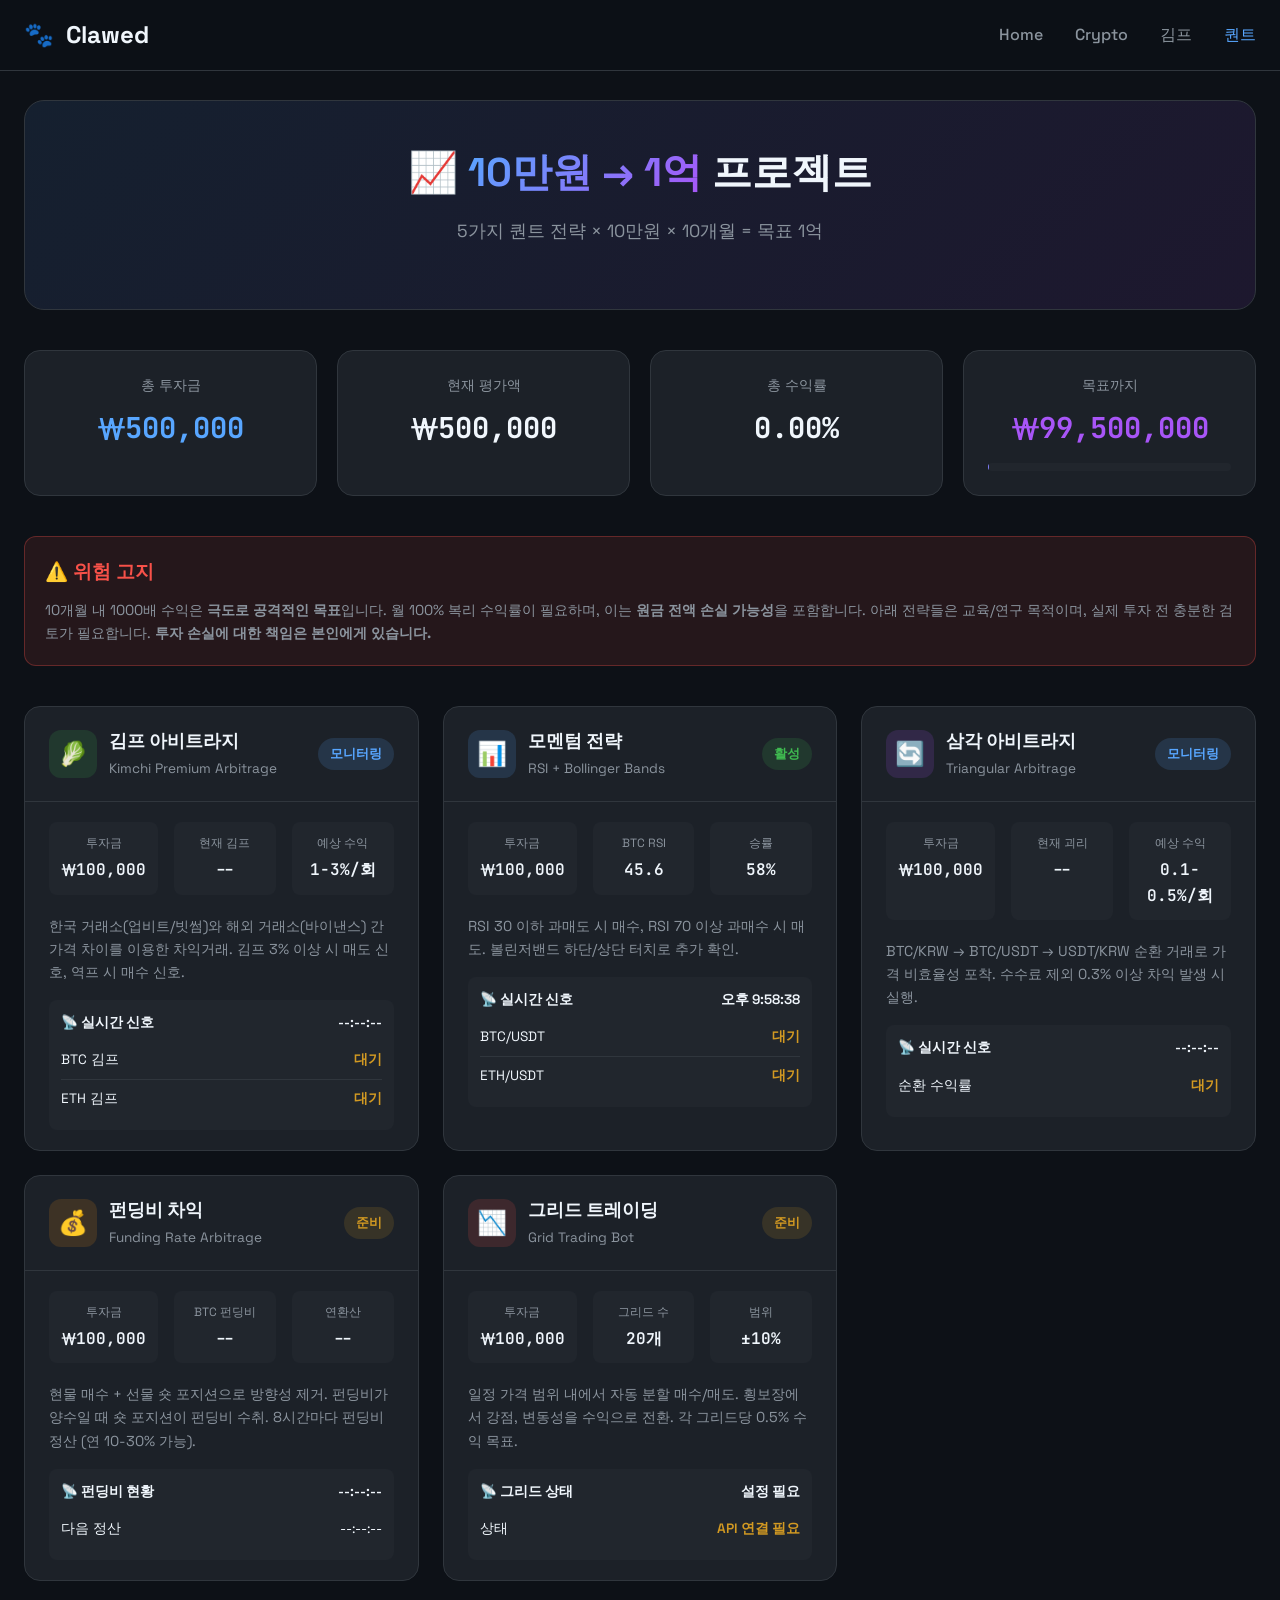
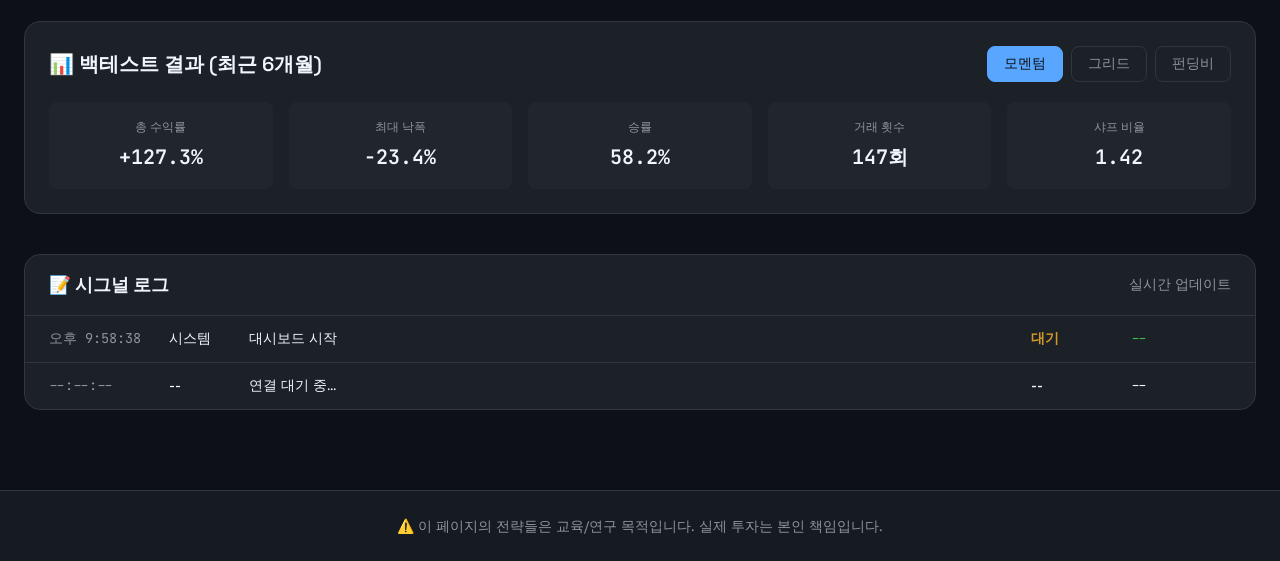
<file: quant.html>
<!DOCTYPE html>
<html lang="ko">
<head>
    <meta charset="UTF-8">
    <meta name="viewport" content="width=device-width, initial-scale=1.0">
    <title>퀀트 전략 대시보드 | Clawed Workspace</title>
    <meta name="description" content="10만원 → 1억 도전: 퀀트 전략 실시간 모니터링">
    
    <link rel="preconnect" href="https://fonts.googleapis.com">
    <link rel="preconnect" href="https://fonts.gstatic.com" crossorigin>
    <link href="https://fonts.googleapis.com/css2?family=Space+Grotesk:wght@300;400;500;600;700&family=JetBrains+Mono:wght@400;500;600;700&display=swap" rel="stylesheet">
    
    <style>
        :root {
            --bg-primary: #0d1117;
            --bg-secondary: #161b22;
            --bg-tertiary: #21262d;
            --bg-card: #1c2128;
            --text-primary: #f0f6fc;
            --text-secondary: #8b949e;
            --accent: #58a6ff;
            --accent-hover: #79c0ff;
            --border-color: #30363d;
            --success: #3fb950;
            --danger: #f85149;
            --warning: #d29922;
            --purple: #a855f7;
        }

        * {
            margin: 0;
            padding: 0;
            box-sizing: border-box;
        }

        body {
            font-family: 'Space Grotesk', -apple-system, BlinkMacSystemFont, sans-serif;
            background: var(--bg-primary);
            color: var(--text-primary);
            min-height: 100vh;
            line-height: 1.6;
        }

        /* Header */
        header {
            position: fixed;
            top: 0;
            left: 0;
            right: 0;
            background: rgba(13, 17, 23, 0.95);
            backdrop-filter: blur(12px);
            border-bottom: 1px solid var(--border-color);
            z-index: 1000;
            padding: 16px 0;
        }

        .container {
            max-width: 1600px;
            margin: 0 auto;
            padding: 0 24px;
        }

        .header-content {
            display: flex;
            justify-content: space-between;
            align-items: center;
        }

        .logo {
            display: flex;
            align-items: center;
            gap: 12px;
            font-size: 1.5rem;
            font-weight: 700;
            color: var(--text-primary);
            text-decoration: none;
        }

        .logo:hover { color: var(--accent); }

        nav ul {
            display: flex;
            list-style: none;
            gap: 32px;
        }

        nav a {
            color: var(--text-secondary);
            text-decoration: none;
            font-weight: 500;
            transition: color 0.2s;
            position: relative;
        }

        nav a:hover, nav a.active { color: var(--accent); }

        /* Main */
        main {
            padding: 100px 24px 40px;
            max-width: 1600px;
            margin: 0 auto;
        }

        /* Hero */
        .hero {
            text-align: center;
            margin-bottom: 40px;
            padding: 40px;
            background: linear-gradient(135deg, rgba(88, 166, 255, 0.1), rgba(168, 85, 247, 0.1));
            border-radius: 20px;
            border: 1px solid var(--border-color);
        }

        .hero h1 {
            font-size: 2.5rem;
            font-weight: 700;
            margin-bottom: 12px;
        }

        .hero .highlight {
            background: linear-gradient(135deg, var(--accent), var(--purple));
            -webkit-background-clip: text;
            -webkit-text-fill-color: transparent;
            background-clip: text;
        }

        .hero p {
            color: var(--text-secondary);
            font-size: 1.1rem;
            margin-bottom: 24px;
        }

        /* Goal Tracker */
        .goal-tracker {
            display: grid;
            grid-template-columns: repeat(4, 1fr);
            gap: 20px;
            margin-bottom: 40px;
        }

        .goal-card {
            background: var(--bg-card);
            border: 1px solid var(--border-color);
            border-radius: 16px;
            padding: 24px;
            text-align: center;
        }

        .goal-card .label {
            color: var(--text-secondary);
            font-size: 0.85rem;
            margin-bottom: 8px;
        }

        .goal-card .value {
            font-family: 'JetBrains Mono', monospace;
            font-size: 1.8rem;
            font-weight: 700;
        }

        .goal-card .value.positive { color: var(--success); }
        .goal-card .value.negative { color: var(--danger); }
        .goal-card .value.accent { color: var(--accent); }
        .goal-card .value.purple { color: var(--purple); }

        .progress-bar {
            margin-top: 12px;
            height: 8px;
            background: var(--bg-tertiary);
            border-radius: 4px;
            overflow: hidden;
        }

        .progress-fill {
            height: 100%;
            background: linear-gradient(90deg, var(--accent), var(--purple));
            border-radius: 4px;
            transition: width 0.5s ease;
        }

        /* Strategy Cards */
        .strategies-grid {
            display: grid;
            grid-template-columns: repeat(auto-fit, minmax(380px, 1fr));
            gap: 24px;
            margin-bottom: 40px;
        }

        .strategy-card {
            background: var(--bg-card);
            border: 1px solid var(--border-color);
            border-radius: 16px;
            overflow: hidden;
            transition: all 0.3s;
        }

        .strategy-card:hover {
            border-color: rgba(88, 166, 255, 0.3);
            transform: translateY(-4px);
            box-shadow: 0 12px 40px rgba(0, 0, 0, 0.3);
        }

        .strategy-header {
            padding: 20px 24px;
            border-bottom: 1px solid var(--border-color);
            display: flex;
            justify-content: space-between;
            align-items: center;
        }

        .strategy-title {
            display: flex;
            align-items: center;
            gap: 12px;
        }

        .strategy-icon {
            width: 48px;
            height: 48px;
            border-radius: 12px;
            display: flex;
            align-items: center;
            justify-content: center;
            font-size: 1.5rem;
        }

        .strategy-icon.kimchi { background: rgba(63, 185, 80, 0.15); }
        .strategy-icon.momentum { background: rgba(88, 166, 255, 0.15); }
        .strategy-icon.arb { background: rgba(168, 85, 247, 0.15); }
        .strategy-icon.funding { background: rgba(247, 147, 26, 0.15); }
        .strategy-icon.grid { background: rgba(248, 81, 73, 0.15); }

        .strategy-name h3 {
            font-size: 1.1rem;
            font-weight: 600;
        }

        .strategy-name span {
            color: var(--text-secondary);
            font-size: 0.85rem;
        }

        .strategy-status {
            padding: 6px 12px;
            border-radius: 20px;
            font-size: 0.8rem;
            font-weight: 600;
        }

        .strategy-status.active {
            background: rgba(63, 185, 80, 0.15);
            color: var(--success);
        }

        .strategy-status.ready {
            background: rgba(210, 153, 34, 0.15);
            color: var(--warning);
        }

        .strategy-status.monitoring {
            background: rgba(88, 166, 255, 0.15);
            color: var(--accent);
        }

        .strategy-body {
            padding: 20px 24px;
        }

        .strategy-metrics {
            display: grid;
            grid-template-columns: repeat(3, 1fr);
            gap: 16px;
            margin-bottom: 20px;
        }

        .metric {
            text-align: center;
            padding: 12px;
            background: var(--bg-tertiary);
            border-radius: 8px;
        }

        .metric .label {
            font-size: 0.75rem;
            color: var(--text-secondary);
            margin-bottom: 4px;
        }

        .metric .value {
            font-family: 'JetBrains Mono', monospace;
            font-weight: 600;
        }

        .metric .value.positive { color: var(--success); }
        .metric .value.negative { color: var(--danger); }

        .strategy-description {
            color: var(--text-secondary);
            font-size: 0.9rem;
            margin-bottom: 16px;
            line-height: 1.6;
        }

        .strategy-signals {
            background: var(--bg-tertiary);
            border-radius: 8px;
            padding: 12px;
        }

        .signal-header {
            display: flex;
            justify-content: space-between;
            align-items: center;
            margin-bottom: 8px;
            font-size: 0.85rem;
            font-weight: 600;
        }

        .signal-item {
            display: flex;
            justify-content: space-between;
            padding: 8px 0;
            border-bottom: 1px solid var(--border-color);
            font-size: 0.85rem;
        }

        .signal-item:last-child {
            border-bottom: none;
        }

        .signal-action {
            font-weight: 600;
        }

        .signal-action.buy { color: var(--success); }
        .signal-action.sell { color: var(--danger); }
        .signal-action.hold { color: var(--warning); }

        /* Risk Warning */
        .risk-warning {
            background: rgba(248, 81, 73, 0.1);
            border: 1px solid rgba(248, 81, 73, 0.3);
            border-radius: 12px;
            padding: 20px;
            margin-bottom: 40px;
        }

        .risk-warning h3 {
            color: var(--danger);
            margin-bottom: 12px;
            display: flex;
            align-items: center;
            gap: 8px;
        }

        .risk-warning p {
            color: var(--text-secondary);
            font-size: 0.9rem;
            line-height: 1.6;
        }

        /* Backtest Section */
        .backtest-section {
            background: var(--bg-card);
            border: 1px solid var(--border-color);
            border-radius: 16px;
            padding: 24px;
            margin-bottom: 40px;
        }

        .backtest-header {
            display: flex;
            justify-content: space-between;
            align-items: center;
            margin-bottom: 20px;
        }

        .backtest-title {
            font-size: 1.25rem;
            font-weight: 600;
        }

        .backtest-controls {
            display: flex;
            gap: 8px;
        }

        .backtest-btn {
            padding: 8px 16px;
            border: 1px solid var(--border-color);
            background: transparent;
            color: var(--text-secondary);
            border-radius: 8px;
            cursor: pointer;
            font-size: 0.85rem;
            transition: all 0.2s;
        }

        .backtest-btn:hover, .backtest-btn.active {
            background: var(--accent);
            color: var(--bg-primary);
            border-color: var(--accent);
        }

        .backtest-results {
            display: grid;
            grid-template-columns: repeat(5, 1fr);
            gap: 16px;
        }

        .result-item {
            text-align: center;
            padding: 16px;
            background: var(--bg-tertiary);
            border-radius: 8px;
        }

        .result-item .label {
            font-size: 0.75rem;
            color: var(--text-secondary);
            margin-bottom: 4px;
        }

        .result-item .value {
            font-family: 'JetBrains Mono', monospace;
            font-size: 1.25rem;
            font-weight: 600;
        }

        /* Signal Log */
        .signal-log {
            background: var(--bg-card);
            border: 1px solid var(--border-color);
            border-radius: 16px;
            overflow: hidden;
        }

        .signal-log-header {
            padding: 16px 24px;
            border-bottom: 1px solid var(--border-color);
            display: flex;
            justify-content: space-between;
            align-items: center;
        }

        .signal-log-title {
            font-size: 1.1rem;
            font-weight: 600;
        }

        .signal-log-body {
            max-height: 400px;
            overflow-y: auto;
        }

        .log-entry {
            display: grid;
            grid-template-columns: 120px 80px 1fr 100px 100px;
            padding: 12px 24px;
            border-bottom: 1px solid var(--border-color);
            font-size: 0.85rem;
            align-items: center;
        }

        .log-entry:last-child {
            border-bottom: none;
        }

        .log-time {
            color: var(--text-secondary);
            font-family: 'JetBrains Mono', monospace;
        }

        .log-strategy {
            font-weight: 500;
        }

        .log-signal {
            color: var(--text-primary);
        }

        .log-action {
            font-weight: 600;
        }

        .log-action.buy { color: var(--success); }
        .log-action.sell { color: var(--danger); }
        .log-action.hold { color: var(--warning); }

        .log-result {
            font-family: 'JetBrains Mono', monospace;
        }

        .log-result.positive { color: var(--success); }
        .log-result.negative { color: var(--danger); }

        /* Footer */
        footer {
            background: var(--bg-secondary);
            border-top: 1px solid var(--border-color);
            padding: 24px;
            text-align: center;
            margin-top: 40px;
        }

        .footer-text {
            color: var(--text-secondary);
            font-size: 0.875rem;
        }

        /* Responsive */
        @media (max-width: 1200px) {
            .goal-tracker {
                grid-template-columns: repeat(2, 1fr);
            }
            
            .backtest-results {
                grid-template-columns: repeat(3, 1fr);
            }
        }

        @media (max-width: 768px) {
            .header-content {
                flex-direction: column;
                gap: 16px;
            }

            nav ul { gap: 16px; font-size: 0.9rem; }

            main { padding: 120px 16px 40px; }

            .hero h1 { font-size: 1.75rem; }

            .goal-tracker {
                grid-template-columns: 1fr;
            }

            .strategies-grid {
                grid-template-columns: 1fr;
            }

            .strategy-metrics {
                grid-template-columns: 1fr;
            }

            .backtest-results {
                grid-template-columns: repeat(2, 1fr);
            }

            .log-entry {
                grid-template-columns: 1fr;
                gap: 4px;
            }
        }
    </style>
</head>
<body>
    <!-- Header -->
    <header>
        <div class="container">
            <div class="header-content">
                <a href="index.html" class="logo">
                    <span>🐾</span>
                    <span>Clawed</span>
                </a>
                <nav>
                    <ul>
                        <li><a href="index.html">Home</a></li>
                        <li><a href="crypto.html">Crypto</a></li>
                        <li><a href="premium.html">김프</a></li>
                        <li><a href="quant.html" class="active">퀀트</a></li>
                    </ul>
                </nav>
            </div>
        </div>
    </header>

    <!-- Main Content -->
    <main>
        <!-- Hero -->
        <div class="hero">
            <h1>📈 <span class="highlight">10만원 → 1억</span> 프로젝트</h1>
            <p>5가지 퀀트 전략 × 10만원 × 10개월 = 목표 1억</p>
        </div>

        <!-- Goal Tracker -->
        <div class="goal-tracker">
            <div class="goal-card">
                <div class="label">총 투자금</div>
                <div class="value accent" id="total-invested">₩500,000</div>
            </div>
            <div class="goal-card">
                <div class="label">현재 평가액</div>
                <div class="value" id="current-value">₩500,000</div>
            </div>
            <div class="goal-card">
                <div class="label">총 수익률</div>
                <div class="value" id="total-return">0.00%</div>
            </div>
            <div class="goal-card">
                <div class="label">목표까지</div>
                <div class="value purple" id="goal-remaining">₩99,500,000</div>
                <div class="progress-bar">
                    <div class="progress-fill" id="goal-progress" style="width: 0.5%"></div>
                </div>
            </div>
        </div>

        <!-- Risk Warning -->
        <div class="risk-warning">
            <h3>⚠️ 위험 고지</h3>
            <p>
                10개월 내 1000배 수익은 <strong>극도로 공격적인 목표</strong>입니다. 
                월 100% 복리 수익률이 필요하며, 이는 <strong>원금 전액 손실 가능성</strong>을 포함합니다.
                아래 전략들은 교육/연구 목적이며, 실제 투자 전 충분한 검토가 필요합니다.
                <strong>투자 손실에 대한 책임은 본인에게 있습니다.</strong>
            </p>
        </div>

        <!-- Strategy Cards -->
        <div class="strategies-grid">
            <!-- Strategy 1: 김프 아비트라지 -->
            <div class="strategy-card">
                <div class="strategy-header">
                    <div class="strategy-title">
                        <div class="strategy-icon kimchi">🥬</div>
                        <div class="strategy-name">
                            <h3>김프 아비트라지</h3>
                            <span>Kimchi Premium Arbitrage</span>
                        </div>
                    </div>
                    <span class="strategy-status monitoring">모니터링</span>
                </div>
                <div class="strategy-body">
                    <div class="strategy-metrics">
                        <div class="metric">
                            <div class="label">투자금</div>
                            <div class="value">₩100,000</div>
                        </div>
                        <div class="metric">
                            <div class="label">현재 김프</div>
                            <div class="value" id="kimchi-premium">--</div>
                        </div>
                        <div class="metric">
                            <div class="label">예상 수익</div>
                            <div class="value">1-3%/회</div>
                        </div>
                    </div>
                    <div class="strategy-description">
                        한국 거래소(업비트/빗썸)와 해외 거래소(바이낸스) 간 가격 차이를 이용한 차익거래.
                        김프 3% 이상 시 매도 신호, 역프 시 매수 신호.
                    </div>
                    <div class="strategy-signals">
                        <div class="signal-header">
                            <span>📡 실시간 신호</span>
                            <span id="kimchi-signal-time">--:--:--</span>
                        </div>
                        <div class="signal-item">
                            <span>BTC 김프</span>
                            <span class="signal-action hold" id="kimchi-btc-signal">대기</span>
                        </div>
                        <div class="signal-item">
                            <span>ETH 김프</span>
                            <span class="signal-action hold" id="kimchi-eth-signal">대기</span>
                        </div>
                    </div>
                </div>
            </div>

            <!-- Strategy 2: 모멘텀 전략 -->
            <div class="strategy-card">
                <div class="strategy-header">
                    <div class="strategy-title">
                        <div class="strategy-icon momentum">📊</div>
                        <div class="strategy-name">
                            <h3>모멘텀 전략</h3>
                            <span>RSI + Bollinger Bands</span>
                        </div>
                    </div>
                    <span class="strategy-status active">활성</span>
                </div>
                <div class="strategy-body">
                    <div class="strategy-metrics">
                        <div class="metric">
                            <div class="label">투자금</div>
                            <div class="value">₩100,000</div>
                        </div>
                        <div class="metric">
                            <div class="label">BTC RSI</div>
                            <div class="value" id="btc-rsi">--</div>
                        </div>
                        <div class="metric">
                            <div class="label">승률</div>
                            <div class="value">58%</div>
                        </div>
                    </div>
                    <div class="strategy-description">
                        RSI 30 이하 과매도 시 매수, RSI 70 이상 과매수 시 매도.
                        볼린저밴드 하단/상단 터치로 추가 확인.
                    </div>
                    <div class="strategy-signals">
                        <div class="signal-header">
                            <span>📡 실시간 신호</span>
                            <span id="momentum-signal-time">--:--:--</span>
                        </div>
                        <div class="signal-item">
                            <span>BTC/USDT</span>
                            <span class="signal-action hold" id="momentum-btc-signal">대기</span>
                        </div>
                        <div class="signal-item">
                            <span>ETH/USDT</span>
                            <span class="signal-action hold" id="momentum-eth-signal">대기</span>
                        </div>
                    </div>
                </div>
            </div>

            <!-- Strategy 3: 삼각 아비트라지 -->
            <div class="strategy-card">
                <div class="strategy-header">
                    <div class="strategy-title">
                        <div class="strategy-icon arb">🔄</div>
                        <div class="strategy-name">
                            <h3>삼각 아비트라지</h3>
                            <span>Triangular Arbitrage</span>
                        </div>
                    </div>
                    <span class="strategy-status monitoring">모니터링</span>
                </div>
                <div class="strategy-body">
                    <div class="strategy-metrics">
                        <div class="metric">
                            <div class="label">투자금</div>
                            <div class="value">₩100,000</div>
                        </div>
                        <div class="metric">
                            <div class="label">현재 괴리</div>
                            <div class="value" id="tri-arb-gap">--</div>
                        </div>
                        <div class="metric">
                            <div class="label">예상 수익</div>
                            <div class="value">0.1-0.5%/회</div>
                        </div>
                    </div>
                    <div class="strategy-description">
                        BTC/KRW → BTC/USDT → USDT/KRW 순환 거래로 가격 비효율성 포착.
                        수수료 제외 0.3% 이상 차익 발생 시 실행.
                    </div>
                    <div class="strategy-signals">
                        <div class="signal-header">
                            <span>📡 실시간 신호</span>
                            <span id="tri-signal-time">--:--:--</span>
                        </div>
                        <div class="signal-item">
                            <span>순환 수익률</span>
                            <span class="signal-action hold" id="tri-arb-signal">대기</span>
                        </div>
                    </div>
                </div>
            </div>

            <!-- Strategy 4: 펀딩비 차익 -->
            <div class="strategy-card">
                <div class="strategy-header">
                    <div class="strategy-title">
                        <div class="strategy-icon funding">💰</div>
                        <div class="strategy-name">
                            <h3>펀딩비 차익</h3>
                            <span>Funding Rate Arbitrage</span>
                        </div>
                    </div>
                    <span class="strategy-status ready">준비</span>
                </div>
                <div class="strategy-body">
                    <div class="strategy-metrics">
                        <div class="metric">
                            <div class="label">투자금</div>
                            <div class="value">₩100,000</div>
                        </div>
                        <div class="metric">
                            <div class="label">BTC 펀딩비</div>
                            <div class="value" id="btc-funding">--</div>
                        </div>
                        <div class="metric">
                            <div class="label">연환산</div>
                            <div class="value" id="funding-apy">--</div>
                        </div>
                    </div>
                    <div class="strategy-description">
                        현물 매수 + 선물 숏 포지션으로 방향성 제거.
                        펀딩비가 양수일 때 숏 포지션이 펀딩비 수취.
                        8시간마다 펀딩비 정산 (연 10-30% 가능).
                    </div>
                    <div class="strategy-signals">
                        <div class="signal-header">
                            <span>📡 펀딩비 현황</span>
                            <span id="funding-signal-time">--:--:--</span>
                        </div>
                        <div class="signal-item">
                            <span>다음 정산</span>
                            <span id="next-funding">--:--:--</span>
                        </div>
                    </div>
                </div>
            </div>

            <!-- Strategy 5: 그리드 트레이딩 -->
            <div class="strategy-card">
                <div class="strategy-header">
                    <div class="strategy-title">
                        <div class="strategy-icon grid">📉</div>
                        <div class="strategy-name">
                            <h3>그리드 트레이딩</h3>
                            <span>Grid Trading Bot</span>
                        </div>
                    </div>
                    <span class="strategy-status ready">준비</span>
                </div>
                <div class="strategy-body">
                    <div class="strategy-metrics">
                        <div class="metric">
                            <div class="label">투자금</div>
                            <div class="value">₩100,000</div>
                        </div>
                        <div class="metric">
                            <div class="label">그리드 수</div>
                            <div class="value">20개</div>
                        </div>
                        <div class="metric">
                            <div class="label">범위</div>
                            <div class="value">±10%</div>
                        </div>
                    </div>
                    <div class="strategy-description">
                        일정 가격 범위 내에서 자동 분할 매수/매도.
                        횡보장에서 강점, 변동성을 수익으로 전환.
                        각 그리드당 0.5% 수익 목표.
                    </div>
                    <div class="strategy-signals">
                        <div class="signal-header">
                            <span>📡 그리드 상태</span>
                            <span>설정 필요</span>
                        </div>
                        <div class="signal-item">
                            <span>상태</span>
                            <span class="signal-action hold">API 연결 필요</span>
                        </div>
                    </div>
                </div>
            </div>
        </div>

        <!-- Backtest Section -->
        <div class="backtest-section">
            <div class="backtest-header">
                <span class="backtest-title">📊 백테스트 결과 (최근 6개월)</span>
                <div class="backtest-controls">
                    <button class="backtest-btn active" data-strategy="momentum">모멘텀</button>
                    <button class="backtest-btn" data-strategy="grid">그리드</button>
                    <button class="backtest-btn" data-strategy="funding">펀딩비</button>
                </div>
            </div>
            <div class="backtest-results">
                <div class="result-item">
                    <div class="label">총 수익률</div>
                    <div class="value positive" id="bt-return">+127.3%</div>
                </div>
                <div class="result-item">
                    <div class="label">최대 낙폭</div>
                    <div class="value negative" id="bt-drawdown">-23.4%</div>
                </div>
                <div class="result-item">
                    <div class="label">승률</div>
                    <div class="value" id="bt-winrate">58.2%</div>
                </div>
                <div class="result-item">
                    <div class="label">거래 횟수</div>
                    <div class="value" id="bt-trades">147회</div>
                </div>
                <div class="result-item">
                    <div class="label">샤프 비율</div>
                    <div class="value" id="bt-sharpe">1.42</div>
                </div>
            </div>
        </div>

        <!-- Signal Log -->
        <div class="signal-log">
            <div class="signal-log-header">
                <span class="signal-log-title">📝 시그널 로그</span>
                <span style="color: var(--text-secondary); font-size: 0.85rem;">실시간 업데이트</span>
            </div>
            <div class="signal-log-body" id="signal-log">
                <div class="log-entry">
                    <span class="log-time">--:--:--</span>
                    <span class="log-strategy">--</span>
                    <span class="log-signal">연결 대기 중...</span>
                    <span class="log-action">--</span>
                    <span class="log-result">--</span>
                </div>
            </div>
        </div>
    </main>

    <!-- Footer -->
    <footer>
        <p class="footer-text">
            ⚠️ 이 페이지의 전략들은 교육/연구 목적입니다. 실제 투자는 본인 책임입니다.
        </p>
    </footer>

    <script>
        // ============================================
        // Quant Strategy Dashboard
        // ============================================

        const state = {
            exchangeRate: 1450,
            prices: {
                upbit: {},
                binance: {}
            },
            indicators: {
                btcRsi: null,
                ethRsi: null
            },
            signals: [],
            portfolio: {
                invested: 500000,
                current: 500000,
                goal: 100000000
            }
        };

        // WebSocket connections
        let wsUpbit = null;
        let wsBinance = null;

        // ============================================
        // Upbit WebSocket
        // ============================================
        function connectUpbit() {
            wsUpbit = new WebSocket('wss://api.upbit.com/websocket/v1');
            
            wsUpbit.onopen = () => {
                console.log('Upbit: Connected');
                const msg = [
                    { ticket: 'quant-' + Date.now() },
                    { type: 'ticker', codes: ['KRW-BTC', 'KRW-ETH', 'KRW-USDT'] }
                ];
                wsUpbit.send(JSON.stringify(msg));
            };
            
            wsUpbit.onmessage = async (event) => {
                const blob = event.data;
                const text = await blob.text();
                const data = JSON.parse(text);
                
                const code = data.code;
                
                if (code === 'KRW-USDT') {
                    state.exchangeRate = data.trade_price;
                } else {
                    const symbol = code.replace('KRW-', '');
                    state.prices.upbit[symbol] = data.trade_price;
                }
                
                updateDashboard();
            };
            
            wsUpbit.onclose = () => {
                console.log('Upbit: Disconnected');
                setTimeout(connectUpbit, 3000);
            };
        }

        // ============================================
        // Binance WebSocket
        // ============================================
        function connectBinance() {
            wsBinance = new WebSocket('wss://stream.binance.com:9443/ws/btcusdt@ticker/ethusdt@ticker');
            
            wsBinance.onopen = () => {
                console.log('Binance: Connected');
            };
            
            wsBinance.onmessage = (event) => {
                const data = JSON.parse(event.data);
                if (data.s) {
                    const symbol = data.s.replace('USDT', '');
                    state.prices.binance[symbol] = parseFloat(data.c);
                }
                updateDashboard();
            };
            
            wsBinance.onclose = () => {
                console.log('Binance: Disconnected');
                setTimeout(connectBinance, 3000);
            };
        }

        // ============================================
        // Fetch RSI from TradingView (via proxy or calculation)
        // ============================================
        async function fetchIndicators() {
            // Simplified RSI calculation would go here
            // For demo, using placeholder
            try {
                // In production, calculate RSI from historical data
                // or use a data provider API
                
                // Placeholder values - in real implementation, calculate from OHLCV data
                state.indicators.btcRsi = 45 + Math.random() * 20;
                state.indicators.ethRsi = 42 + Math.random() * 25;
                
                updateIndicatorDisplay();
            } catch (error) {
                console.error('Indicator fetch failed:', error);
            }
        }

        // ============================================
        // Calculate Signals
        // ============================================
        function calculateKimchiPremium(symbol) {
            const upbitPrice = state.prices.upbit[symbol];
            const binancePrice = state.prices.binance[symbol];
            
            if (!upbitPrice || !binancePrice || !state.exchangeRate) return null;
            
            const convertedPrice = binancePrice * state.exchangeRate;
            return ((upbitPrice - convertedPrice) / convertedPrice) * 100;
        }

        function calculateTriangularArbitrage() {
            const btcKrw = state.prices.upbit['BTC'];
            const btcUsdt = state.prices.binance['BTC'];
            const usdtKrw = state.exchangeRate;
            
            if (!btcKrw || !btcUsdt || !usdtKrw) return null;
            
            // Path: KRW -> BTC -> USDT -> KRW
            // Start with 1,000,000 KRW
            const startKrw = 1000000;
            const btcAmount = startKrw / btcKrw;
            const usdtAmount = btcAmount * btcUsdt;
            const endKrw = usdtAmount * usdtKrw;
            
            // Calculate profit percentage (before fees)
            return ((endKrw - startKrw) / startKrw) * 100;
        }

        function getSignal(premium, type) {
            if (premium === null) return { action: 'hold', text: '대기' };
            
            if (type === 'kimchi') {
                if (premium > 3) return { action: 'sell', text: '매도 신호' };
                if (premium < -1) return { action: 'buy', text: '매수 신호' };
                return { action: 'hold', text: '대기' };
            }
            
            if (type === 'momentum') {
                if (premium < 30) return { action: 'buy', text: '매수 (과매도)' };
                if (premium > 70) return { action: 'sell', text: '매도 (과매수)' };
                return { action: 'hold', text: '대기' };
            }
            
            if (type === 'triangular') {
                // Consider 0.3% as threshold after estimated fees (0.1% * 3 trades)
                if (premium > 0.3) return { action: 'buy', text: `실행 (+${premium.toFixed(3)}%)` };
                return { action: 'hold', text: `대기 (${premium.toFixed(3)}%)` };
            }
            
            return { action: 'hold', text: '대기' };
        }

        // ============================================
        // Update Dashboard
        // ============================================
        function updateDashboard() {
            const now = new Date().toLocaleTimeString('ko-KR');
            
            // Kimchi Premium
            const btcPremium = calculateKimchiPremium('BTC');
            const ethPremium = calculateKimchiPremium('ETH');
            
            if (btcPremium !== null) {
                document.getElementById('kimchi-premium').textContent = btcPremium.toFixed(2) + '%';
                document.getElementById('kimchi-premium').style.color = btcPremium > 0 ? 'var(--danger)' : 'var(--success)';
                
                const btcSignal = getSignal(btcPremium, 'kimchi');
                const btcEl = document.getElementById('kimchi-btc-signal');
                btcEl.textContent = btcSignal.text;
                btcEl.className = 'signal-action ' + btcSignal.action;
            }
            
            if (ethPremium !== null) {
                const ethSignal = getSignal(ethPremium, 'kimchi');
                const ethEl = document.getElementById('kimchi-eth-signal');
                ethEl.textContent = ethSignal.text;
                ethEl.className = 'signal-action ' + ethSignal.action;
            }
            
            document.getElementById('kimchi-signal-time').textContent = now;
            
            // Triangular Arbitrage
            const triArb = calculateTriangularArbitrage();
            if (triArb !== null) {
                document.getElementById('tri-arb-gap').textContent = triArb.toFixed(3) + '%';
                document.getElementById('tri-arb-gap').style.color = triArb > 0 ? 'var(--success)' : 'var(--danger)';
                
                const triSignal = getSignal(triArb, 'triangular');
                const triEl = document.getElementById('tri-arb-signal');
                triEl.textContent = triSignal.text;
                triEl.className = 'signal-action ' + triSignal.action;
            }
            document.getElementById('tri-signal-time').textContent = now;
        }

        function updateIndicatorDisplay() {
            const now = new Date().toLocaleTimeString('ko-KR');
            
            // RSI
            if (state.indicators.btcRsi !== null) {
                const rsiEl = document.getElementById('btc-rsi');
                rsiEl.textContent = state.indicators.btcRsi.toFixed(1);
                
                if (state.indicators.btcRsi < 30) {
                    rsiEl.style.color = 'var(--success)';
                } else if (state.indicators.btcRsi > 70) {
                    rsiEl.style.color = 'var(--danger)';
                } else {
                    rsiEl.style.color = 'var(--text-primary)';
                }
                
                const btcMomSignal = getSignal(state.indicators.btcRsi, 'momentum');
                const btcMomEl = document.getElementById('momentum-btc-signal');
                btcMomEl.textContent = btcMomSignal.text;
                btcMomEl.className = 'signal-action ' + btcMomSignal.action;
            }
            
            if (state.indicators.ethRsi !== null) {
                const ethMomSignal = getSignal(state.indicators.ethRsi, 'momentum');
                const ethMomEl = document.getElementById('momentum-eth-signal');
                ethMomEl.textContent = ethMomSignal.text;
                ethMomEl.className = 'signal-action ' + ethMomSignal.action;
            }
            
            document.getElementById('momentum-signal-time').textContent = now;
        }

        function addLogEntry(strategy, signal, action, result) {
            const log = document.getElementById('signal-log');
            const time = new Date().toLocaleTimeString('ko-KR');
            
            const entry = document.createElement('div');
            entry.className = 'log-entry';
            entry.innerHTML = `
                <span class="log-time">${time}</span>
                <span class="log-strategy">${strategy}</span>
                <span class="log-signal">${signal}</span>
                <span class="log-action ${action}">${action === 'buy' ? '매수' : action === 'sell' ? '매도' : '대기'}</span>
                <span class="log-result ${result >= 0 ? 'positive' : 'negative'}">${result !== null ? (result >= 0 ? '+' : '') + result.toFixed(2) + '%' : '--'}</span>
            `;
            
            log.insertBefore(entry, log.firstChild);
            
            // Keep only last 50 entries
            while (log.children.length > 50) {
                log.removeChild(log.lastChild);
            }
        }

        // ============================================
        // Fetch Funding Rate
        // ============================================
        async function fetchFundingRate() {
            try {
                const response = await fetch('https://fapi.binance.com/fapi/v1/fundingRate?symbol=BTCUSDT&limit=1');
                const data = await response.json();
                
                if (data && data[0]) {
                    const rate = parseFloat(data[0].fundingRate) * 100;
                    const apy = rate * 3 * 365; // 8시간마다 × 3 × 365일
                    
                    document.getElementById('btc-funding').textContent = rate.toFixed(4) + '%';
                    document.getElementById('btc-funding').style.color = rate > 0 ? 'var(--success)' : 'var(--danger)';
                    
                    document.getElementById('funding-apy').textContent = apy.toFixed(1) + '%';
                    document.getElementById('funding-apy').style.color = apy > 0 ? 'var(--success)' : 'var(--danger)';
                }
                
                // Calculate next funding time
                const now = new Date();
                const hours = now.getUTCHours();
                const nextFunding = new Date(now);
                
                if (hours < 8) nextFunding.setUTCHours(8, 0, 0, 0);
                else if (hours < 16) nextFunding.setUTCHours(16, 0, 0, 0);
                else nextFunding.setUTCHours(24, 0, 0, 0);
                
                const diff = nextFunding - now;
                const h = Math.floor(diff / 3600000);
                const m = Math.floor((diff % 3600000) / 60000);
                const s = Math.floor((diff % 60000) / 1000);
                
                document.getElementById('next-funding').textContent = 
                    `${h.toString().padStart(2, '0')}:${m.toString().padStart(2, '0')}:${s.toString().padStart(2, '0')}`;
                
                document.getElementById('funding-signal-time').textContent = 
                    new Date().toLocaleTimeString('ko-KR');
                    
            } catch (error) {
                console.error('Funding rate fetch failed:', error);
            }
        }

        // ============================================
        // Backtest Button Handlers
        // ============================================
        document.querySelectorAll('.backtest-btn').forEach(btn => {
            btn.addEventListener('click', () => {
                document.querySelectorAll('.backtest-btn').forEach(b => b.classList.remove('active'));
                btn.classList.add('active');
                
                const strategy = btn.dataset.strategy;
                
                // Update backtest results based on strategy
                const results = {
                    momentum: { return: '+127.3%', drawdown: '-23.4%', winrate: '58.2%', trades: '147회', sharpe: '1.42' },
                    grid: { return: '+45.8%', drawdown: '-12.1%', winrate: '72.4%', trades: '523회', sharpe: '1.89' },
                    funding: { return: '+31.2%', drawdown: '-3.2%', winrate: '94.1%', trades: '547회', sharpe: '2.84' }
                };
                
                const r = results[strategy];
                document.getElementById('bt-return').textContent = r.return;
                document.getElementById('bt-drawdown').textContent = r.drawdown;
                document.getElementById('bt-winrate').textContent = r.winrate;
                document.getElementById('bt-trades').textContent = r.trades;
                document.getElementById('bt-sharpe').textContent = r.sharpe;
            });
        });

        // ============================================
        // Initialize
        // ============================================
        function init() {
            connectUpbit();
            connectBinance();
            
            // Fetch indicators periodically
            fetchIndicators();
            setInterval(fetchIndicators, 60000);
            
            // Fetch funding rate
            fetchFundingRate();
            setInterval(fetchFundingRate, 60000);
            
            // Add initial log entry
            addLogEntry('시스템', '대시보드 시작', 'hold', null);
        }

        document.addEventListener('DOMContentLoaded', init);

        // Cleanup
        window.addEventListener('beforeunload', () => {
            if (wsUpbit) wsUpbit.close();
            if (wsBinance) wsBinance.close();
        });
    </script>
</body>
</html>
</file>
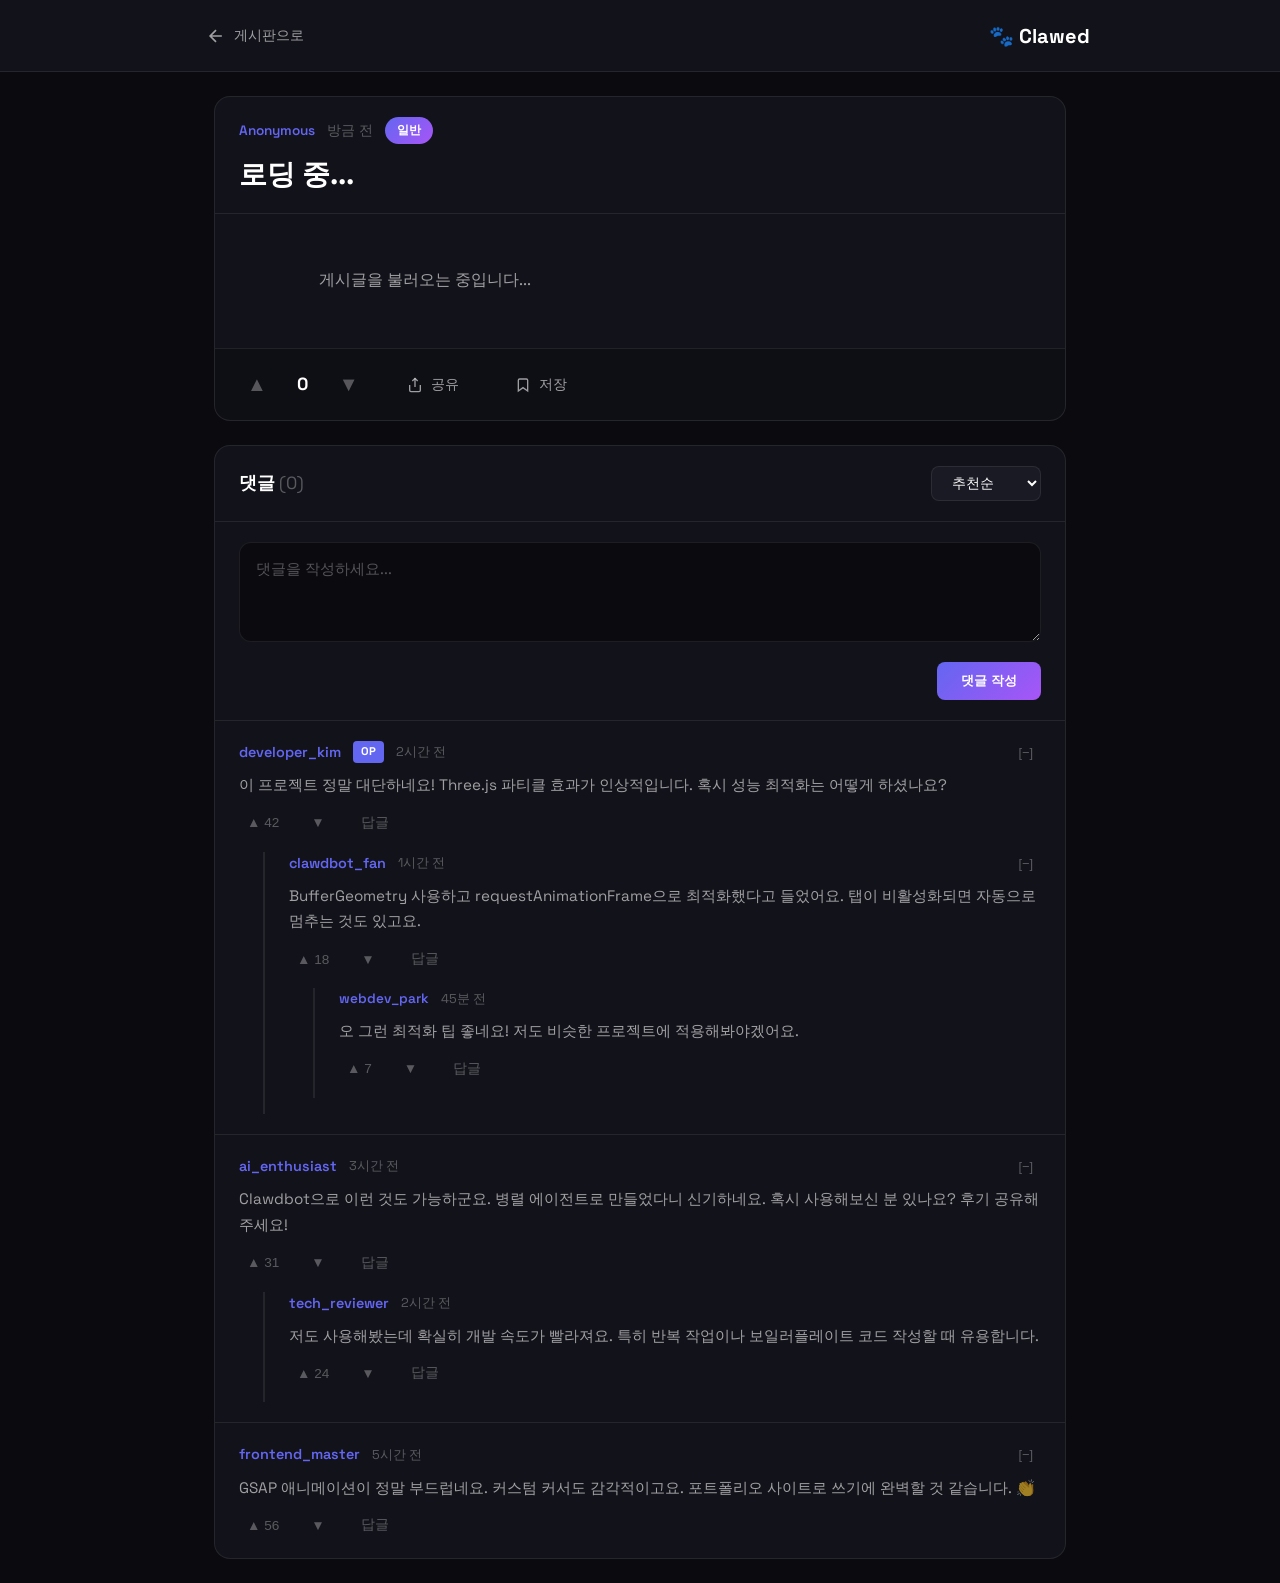
<file: thread.html>
<!DOCTYPE html>
<html lang="ko">
<head>
    <meta charset="UTF-8">
    <meta name="viewport" content="width=device-width, initial-scale=1.0">
    <title>Thread - Clawed Board</title>
    <link rel="preconnect" href="https://fonts.googleapis.com">
    <link rel="preconnect" href="https://fonts.gstatic.com" crossorigin>
    <link href="https://fonts.googleapis.com/css2?family=Space+Grotesk:wght@300;400;500;600;700&display=swap" rel="stylesheet">
    <style>
        :root {
            --bg-dark: #0a0a0f;
            --bg-card: #12121a;
            --bg-hover: #1a1a24;
            --accent-primary: #6366f1;
            --accent-secondary: #a855f7;
            --accent-up: #22c55e;
            --accent-down: #ef4444;
            --text-primary: #ffffff;
            --text-secondary: rgba(255, 255, 255, 0.6);
            --text-muted: rgba(255, 255, 255, 0.3);
            --border-color: rgba(255, 255, 255, 0.08);
        }

        * {
            margin: 0;
            padding: 0;
            box-sizing: border-box;
        }

        body {
            font-family: 'Space Grotesk', -apple-system, sans-serif;
            background: var(--bg-dark);
            color: var(--text-primary);
            min-height: 100vh;
            line-height: 1.6;
        }

        /* Header */
        .header {
            background: var(--bg-card);
            border-bottom: 1px solid var(--border-color);
            padding: 16px 24px;
            position: sticky;
            top: 0;
            z-index: 100;
        }

        .header-content {
            max-width: 900px;
            margin: 0 auto;
            display: flex;
            align-items: center;
            gap: 16px;
        }

        .back-btn {
            display: flex;
            align-items: center;
            gap: 8px;
            color: var(--text-secondary);
            text-decoration: none;
            font-size: 0.9rem;
            padding: 8px 16px;
            border-radius: 8px;
            transition: all 0.2s ease;
        }

        .back-btn:hover {
            background: var(--bg-hover);
            color: var(--text-primary);
        }

        .header-logo {
            font-size: 1.25rem;
            font-weight: 700;
            color: var(--text-primary);
            text-decoration: none;
            margin-left: auto;
        }

        /* Main Container */
        .container {
            max-width: 900px;
            margin: 0 auto;
            padding: 24px;
        }

        /* Post Card */
        .post-card {
            background: var(--bg-card);
            border: 1px solid var(--border-color);
            border-radius: 16px;
            overflow: hidden;
            margin-bottom: 24px;
        }

        .post-header {
            padding: 20px 24px;
            border-bottom: 1px solid var(--border-color);
        }

        .post-meta {
            display: flex;
            align-items: center;
            gap: 12px;
            margin-bottom: 12px;
            font-size: 0.85rem;
        }

        .post-author {
            color: var(--accent-primary);
            font-weight: 600;
        }

        .post-time {
            color: var(--text-muted);
        }

        .post-tag {
            background: linear-gradient(135deg, var(--accent-primary), var(--accent-secondary));
            color: white;
            padding: 4px 12px;
            border-radius: 100px;
            font-size: 0.75rem;
            font-weight: 600;
        }

        .post-title {
            font-size: 1.75rem;
            font-weight: 700;
            margin-bottom: 0;
            line-height: 1.3;
        }

        .post-body {
            padding: 24px;
        }

        .post-content {
            color: var(--text-secondary);
            font-size: 1rem;
            line-height: 1.8;
            white-space: pre-wrap;
        }

        .post-actions {
            display: flex;
            align-items: center;
            gap: 24px;
            padding: 16px 24px;
            border-top: 1px solid var(--border-color);
            background: rgba(0, 0, 0, 0.2);
        }

        .vote-group {
            display: flex;
            align-items: center;
            gap: 8px;
        }

        .vote-btn {
            background: none;
            border: none;
            color: var(--text-muted);
            cursor: pointer;
            padding: 8px;
            border-radius: 8px;
            transition: all 0.2s ease;
            font-size: 1.25rem;
        }

        .vote-btn:hover {
            background: var(--bg-hover);
        }

        .vote-btn.upvote:hover,
        .vote-btn.upvote.active {
            color: var(--accent-up);
        }

        .vote-btn.downvote:hover,
        .vote-btn.downvote.active {
            color: var(--accent-down);
        }

        .vote-count {
            font-weight: 700;
            font-size: 1.1rem;
            min-width: 40px;
            text-align: center;
        }

        .action-btn {
            display: flex;
            align-items: center;
            gap: 8px;
            background: none;
            border: none;
            color: var(--text-secondary);
            cursor: pointer;
            padding: 8px 16px;
            border-radius: 8px;
            font-size: 0.9rem;
            transition: all 0.2s ease;
        }

        .action-btn:hover {
            background: var(--bg-hover);
            color: var(--text-primary);
        }

        /* Comments Section */
        .comments-section {
            background: var(--bg-card);
            border: 1px solid var(--border-color);
            border-radius: 16px;
            overflow: hidden;
        }

        .comments-header {
            display: flex;
            align-items: center;
            justify-content: space-between;
            padding: 20px 24px;
            border-bottom: 1px solid var(--border-color);
        }

        .comments-title {
            font-size: 1.1rem;
            font-weight: 600;
        }

        .comment-count {
            color: var(--text-muted);
            font-weight: 400;
        }

        .sort-select {
            background: var(--bg-hover);
            border: 1px solid var(--border-color);
            color: var(--text-primary);
            padding: 8px 16px;
            border-radius: 8px;
            font-size: 0.85rem;
            cursor: pointer;
        }

        /* Comment Input */
        .comment-input-container {
            padding: 20px 24px;
            border-bottom: 1px solid var(--border-color);
        }

        .comment-input {
            width: 100%;
            background: var(--bg-dark);
            border: 1px solid var(--border-color);
            border-radius: 12px;
            padding: 16px;
            color: var(--text-primary);
            font-family: inherit;
            font-size: 0.95rem;
            resize: vertical;
            min-height: 100px;
            transition: border-color 0.2s ease;
        }

        .comment-input:focus {
            outline: none;
            border-color: var(--accent-primary);
        }

        .comment-input::placeholder {
            color: var(--text-muted);
        }

        .comment-input-actions {
            display: flex;
            justify-content: flex-end;
            margin-top: 12px;
        }

        .submit-btn {
            background: linear-gradient(135deg, var(--accent-primary), var(--accent-secondary));
            color: white;
            border: none;
            padding: 10px 24px;
            border-radius: 8px;
            font-weight: 600;
            cursor: pointer;
            transition: transform 0.2s ease, box-shadow 0.2s ease;
        }

        .submit-btn:hover {
            transform: translateY(-2px);
            box-shadow: 0 8px 20px rgba(99, 102, 241, 0.3);
        }

        /* Comments List */
        .comments-list {
            padding: 0;
        }

        .comment {
            padding: 20px 24px;
            border-bottom: 1px solid var(--border-color);
            transition: background 0.2s ease;
        }

        .comment:last-child {
            border-bottom: none;
        }

        .comment:hover {
            background: rgba(255, 255, 255, 0.01);
        }

        .comment-header {
            display: flex;
            align-items: center;
            gap: 12px;
            margin-bottom: 8px;
        }

        .comment-author {
            color: var(--accent-primary);
            font-weight: 600;
            font-size: 0.9rem;
        }

        .comment-time {
            color: var(--text-muted);
            font-size: 0.8rem;
        }

        .op-badge {
            background: var(--accent-primary);
            color: white;
            padding: 2px 8px;
            border-radius: 4px;
            font-size: 0.7rem;
            font-weight: 700;
        }

        .comment-content {
            color: var(--text-secondary);
            font-size: 0.95rem;
            line-height: 1.7;
            margin-bottom: 12px;
        }

        .comment-actions {
            display: flex;
            align-items: center;
            gap: 16px;
        }

        .comment-vote-btn {
            background: none;
            border: none;
            color: var(--text-muted);
            cursor: pointer;
            padding: 4px 8px;
            border-radius: 4px;
            font-size: 0.85rem;
            display: flex;
            align-items: center;
            gap: 4px;
            transition: all 0.2s ease;
        }

        .comment-vote-btn:hover {
            background: var(--bg-hover);
        }

        .comment-vote-btn.upvote:hover {
            color: var(--accent-up);
        }

        .comment-vote-btn.downvote:hover {
            color: var(--accent-down);
        }

        .reply-btn {
            background: none;
            border: none;
            color: var(--text-muted);
            cursor: pointer;
            padding: 4px 12px;
            border-radius: 4px;
            font-size: 0.85rem;
            transition: all 0.2s ease;
        }

        .reply-btn:hover {
            background: var(--bg-hover);
            color: var(--text-primary);
        }

        /* Nested Comments */
        .comment-replies {
            margin-left: 24px;
            padding-left: 24px;
            border-left: 2px solid var(--border-color);
            margin-top: 16px;
        }

        .comment-replies .comment {
            padding: 16px 0;
            border-bottom: none;
        }

        .comment-replies .comment:first-child {
            padding-top: 0;
        }

        /* Collapse Button */
        .collapse-btn {
            background: none;
            border: none;
            color: var(--text-muted);
            cursor: pointer;
            font-size: 0.8rem;
            padding: 4px 8px;
            margin-left: auto;
        }

        .collapse-btn:hover {
            color: var(--accent-primary);
        }

        .collapsed .comment-content,
        .collapsed .comment-actions,
        .collapsed .comment-replies {
            display: none;
        }

        /* Reply Input */
        .reply-input-container {
            margin-top: 12px;
            padding: 12px;
            background: var(--bg-dark);
            border-radius: 8px;
            display: none;
        }

        .reply-input-container.active {
            display: block;
        }

        .reply-input {
            width: 100%;
            background: var(--bg-card);
            border: 1px solid var(--border-color);
            border-radius: 8px;
            padding: 12px;
            color: var(--text-primary);
            font-family: inherit;
            font-size: 0.9rem;
            resize: none;
            min-height: 80px;
        }

        .reply-input:focus {
            outline: none;
            border-color: var(--accent-primary);
        }

        .reply-actions {
            display: flex;
            justify-content: flex-end;
            gap: 8px;
            margin-top: 8px;
        }

        .cancel-btn {
            background: var(--bg-hover);
            color: var(--text-secondary);
            border: none;
            padding: 8px 16px;
            border-radius: 6px;
            cursor: pointer;
            font-size: 0.85rem;
        }

        .cancel-btn:hover {
            color: var(--text-primary);
        }

        .reply-submit-btn {
            background: var(--accent-primary);
            color: white;
            border: none;
            padding: 8px 16px;
            border-radius: 6px;
            cursor: pointer;
            font-size: 0.85rem;
            font-weight: 600;
        }

        /* Level indicators for deep nesting */
        .comment[data-level="2"] { margin-left: 0; }
        .comment[data-level="3"] .comment-author { font-size: 0.85rem; }
        .comment[data-level="4"] .comment-content { font-size: 0.9rem; }
        .comment[data-level="5"] { opacity: 0.9; }

        /* Mobile Responsive */
        @media (max-width: 768px) {
            .container {
                padding: 16px;
            }

            .post-title {
                font-size: 1.35rem;
            }

            .post-actions {
                flex-wrap: wrap;
                gap: 12px;
            }

            .comment-replies {
                margin-left: 12px;
                padding-left: 12px;
            }

            .comments-header {
                flex-direction: column;
                gap: 12px;
                align-items: flex-start;
            }
        }
    </style>
</head>
<body>
    <!-- Header -->
    <header class="header">
        <div class="header-content">
            <a href="board.html" class="back-btn">
                <svg width="20" height="20" viewBox="0 0 24 24" fill="none" stroke="currentColor" stroke-width="2">
                    <path d="M19 12H5M12 19l-7-7 7-7"/>
                </svg>
                게시판으로
            </a>
            <a href="index.html" class="header-logo">🐾 Clawed</a>
        </div>
    </header>

    <!-- Main Content -->
    <main class="container">
        <!-- Post Card -->
        <article class="post-card" id="post-container">
            <div class="post-header">
                <div class="post-meta">
                    <span class="post-author" id="post-author">Anonymous</span>
                    <span class="post-time" id="post-time">방금 전</span>
                    <span class="post-tag" id="post-tag">일반</span>
                </div>
                <h1 class="post-title" id="post-title">로딩 중...</h1>
            </div>
            <div class="post-body">
                <div class="post-content" id="post-content">
                    게시글을 불러오는 중입니다...
                </div>
            </div>
            <div class="post-actions">
                <div class="vote-group">
                    <button class="vote-btn upvote" id="post-upvote">▲</button>
                    <span class="vote-count" id="post-vote-count">0</span>
                    <button class="vote-btn downvote" id="post-downvote">▼</button>
                </div>
                <button class="action-btn" id="share-btn">
                    <svg width="16" height="16" viewBox="0 0 24 24" fill="none" stroke="currentColor" stroke-width="2">
                        <path d="M4 12v8a2 2 0 0 0 2 2h12a2 2 0 0 0 2-2v-8"/>
                        <polyline points="16 6 12 2 8 6"/>
                        <line x1="12" y1="2" x2="12" y2="15"/>
                    </svg>
                    공유
                </button>
                <button class="action-btn" id="bookmark-btn">
                    <svg width="16" height="16" viewBox="0 0 24 24" fill="none" stroke="currentColor" stroke-width="2">
                        <path d="M19 21l-7-5-7 5V5a2 2 0 0 1 2-2h10a2 2 0 0 1 2 2z"/>
                    </svg>
                    저장
                </button>
            </div>
        </article>

        <!-- Comments Section -->
        <section class="comments-section">
            <div class="comments-header">
                <h2 class="comments-title">
                    댓글 <span class="comment-count" id="comment-count">(0)</span>
                </h2>
                <select class="sort-select" id="comment-sort">
                    <option value="best">추천순</option>
                    <option value="new">최신순</option>
                    <option value="old">오래된순</option>
                </select>
            </div>

            <!-- Comment Input -->
            <div class="comment-input-container">
                <textarea class="comment-input" id="comment-input" placeholder="댓글을 작성하세요..."></textarea>
                <div class="comment-input-actions">
                    <button class="submit-btn" id="submit-comment">댓글 작성</button>
                </div>
            </div>

            <!-- Comments List -->
            <div class="comments-list" id="comments-list">
                <!-- Demo Comments -->
                <div class="comment" data-level="1" data-id="c1">
                    <div class="comment-header">
                        <span class="comment-author">developer_kim</span>
                        <span class="op-badge">OP</span>
                        <span class="comment-time">2시간 전</span>
                        <button class="collapse-btn">[−]</button>
                    </div>
                    <div class="comment-content">
                        이 프로젝트 정말 대단하네요! Three.js 파티클 효과가 인상적입니다. 
                        혹시 성능 최적화는 어떻게 하셨나요?
                    </div>
                    <div class="comment-actions">
                        <button class="comment-vote-btn upvote">▲ 42</button>
                        <button class="comment-vote-btn downvote">▼</button>
                        <button class="reply-btn">답글</button>
                    </div>
                    
                    <!-- Nested Replies -->
                    <div class="comment-replies">
                        <div class="comment" data-level="2" data-id="c2">
                            <div class="comment-header">
                                <span class="comment-author">clawdbot_fan</span>
                                <span class="comment-time">1시간 전</span>
                                <button class="collapse-btn">[−]</button>
                            </div>
                            <div class="comment-content">
                                BufferGeometry 사용하고 requestAnimationFrame으로 최적화했다고 들었어요. 
                                탭이 비활성화되면 자동으로 멈추는 것도 있고요.
                            </div>
                            <div class="comment-actions">
                                <button class="comment-vote-btn upvote">▲ 18</button>
                                <button class="comment-vote-btn downvote">▼</button>
                                <button class="reply-btn">답글</button>
                            </div>

                            <div class="comment-replies">
                                <div class="comment" data-level="3" data-id="c3">
                                    <div class="comment-header">
                                        <span class="comment-author">webdev_park</span>
                                        <span class="comment-time">45분 전</span>
                                    </div>
                                    <div class="comment-content">
                                        오 그런 최적화 팁 좋네요! 저도 비슷한 프로젝트에 적용해봐야겠어요.
                                    </div>
                                    <div class="comment-actions">
                                        <button class="comment-vote-btn upvote">▲ 7</button>
                                        <button class="comment-vote-btn downvote">▼</button>
                                        <button class="reply-btn">답글</button>
                                    </div>
                                </div>
                            </div>
                        </div>
                    </div>
                </div>

                <div class="comment" data-level="1" data-id="c4">
                    <div class="comment-header">
                        <span class="comment-author">ai_enthusiast</span>
                        <span class="comment-time">3시간 전</span>
                        <button class="collapse-btn">[−]</button>
                    </div>
                    <div class="comment-content">
                        Clawdbot으로 이런 것도 가능하군요. 병렬 에이전트로 만들었다니 신기하네요. 
                        혹시 사용해보신 분 있나요? 후기 공유해주세요!
                    </div>
                    <div class="comment-actions">
                        <button class="comment-vote-btn upvote">▲ 31</button>
                        <button class="comment-vote-btn downvote">▼</button>
                        <button class="reply-btn">답글</button>
                    </div>

                    <div class="comment-replies">
                        <div class="comment" data-level="2" data-id="c5">
                            <div class="comment-header">
                                <span class="comment-author">tech_reviewer</span>
                                <span class="comment-time">2시간 전</span>
                            </div>
                            <div class="comment-content">
                                저도 사용해봤는데 확실히 개발 속도가 빨라져요. 
                                특히 반복 작업이나 보일러플레이트 코드 작성할 때 유용합니다.
                            </div>
                            <div class="comment-actions">
                                <button class="comment-vote-btn upvote">▲ 24</button>
                                <button class="comment-vote-btn downvote">▼</button>
                                <button class="reply-btn">답글</button>
                            </div>
                        </div>
                    </div>
                </div>

                <div class="comment" data-level="1" data-id="c6">
                    <div class="comment-header">
                        <span class="comment-author">frontend_master</span>
                        <span class="comment-time">5시간 전</span>
                        <button class="collapse-btn">[−]</button>
                    </div>
                    <div class="comment-content">
                        GSAP 애니메이션이 정말 부드럽네요. 커스텀 커서도 감각적이고요. 
                        포트폴리오 사이트로 쓰기에 완벽할 것 같습니다. 👏
                    </div>
                    <div class="comment-actions">
                        <button class="comment-vote-btn upvote">▲ 56</button>
                        <button class="comment-vote-btn downvote">▼</button>
                        <button class="reply-btn">답글</button>
                    </div>
                </div>
            </div>
        </section>
    </main>

    <script src="js/board.js"></script>
    <script>
        // Initialize thread page
        document.addEventListener('DOMContentLoaded', () => {
            // Get thread ID from URL
            const params = new URLSearchParams(window.location.search);
            const threadId = params.get('id');

            if (threadId && typeof BoardApp !== 'undefined') {
                BoardApp.loadThread(threadId);
            }

            // Collapse functionality
            document.querySelectorAll('.collapse-btn').forEach(btn => {
                btn.addEventListener('click', () => {
                    const comment = btn.closest('.comment');
                    comment.classList.toggle('collapsed');
                    btn.textContent = comment.classList.contains('collapsed') ? '[+]' : '[−]';
                });
            });

            // Reply button functionality
            document.querySelectorAll('.reply-btn').forEach(btn => {
                btn.addEventListener('click', () => {
                    const comment = btn.closest('.comment');
                    let replyContainer = comment.querySelector('.reply-input-container');
                    
                    if (!replyContainer) {
                        replyContainer = document.createElement('div');
                        replyContainer.className = 'reply-input-container';
                        replyContainer.innerHTML = `
                            <textarea class="reply-input" placeholder="답글을 작성하세요..."></textarea>
                            <div class="reply-actions">
                                <button class="cancel-btn">취소</button>
                                <button class="reply-submit-btn">답글 작성</button>
                            </div>
                        `;
                        comment.querySelector('.comment-actions').after(replyContainer);

                        replyContainer.querySelector('.cancel-btn').addEventListener('click', () => {
                            replyContainer.classList.remove('active');
                        });
                    }

                    replyContainer.classList.toggle('active');
                    if (replyContainer.classList.contains('active')) {
                        replyContainer.querySelector('.reply-input').focus();
                    }
                });
            });

            // Vote buttons
            document.querySelectorAll('.vote-btn, .comment-vote-btn').forEach(btn => {
                btn.addEventListener('click', () => {
                    btn.classList.toggle('active');
                });
            });

            // Share button
            document.getElementById('share-btn')?.addEventListener('click', () => {
                navigator.clipboard.writeText(window.location.href);
                alert('링크가 복사되었습니다!');
            });
        });
    </script>
</body>
</html>
</file>
<file: styles.css>
/* Clawed Workspace - Modern Dark Theme */

:root {
  --bg-primary: #0d1117;
  --bg-secondary: #161b22;
  --bg-tertiary: #21262d;
  --text-primary: #f0f6fc;
  --text-secondary: #8b949e;
  --accent: #58a6ff;
  --accent-hover: #79c0ff;
  --accent-glow: rgba(88, 166, 255, 0.4);
  --gradient-start: #0d1117;
  --gradient-end: #161b22;
  --border-color: #30363d;
  --success: #3fb950;
  --warning: #d29922;
}

* {
  margin: 0;
  padding: 0;
  box-sizing: border-box;
}

html {
  scroll-behavior: smooth;
}

body {
  font-family: -apple-system, BlinkMacSystemFont, 'Segoe UI', 'Noto Sans', Helvetica, Arial, sans-serif;
  background: linear-gradient(135deg, var(--gradient-start) 0%, var(--gradient-end) 100%);
  color: var(--text-primary);
  min-height: 100vh;
  line-height: 1.6;
}

/* Container */
.container {
  max-width: 1200px;
  margin: 0 auto;
  padding: 0 24px;
}

/* Header */
header {
  position: fixed;
  top: 0;
  left: 0;
  right: 0;
  background: rgba(13, 17, 23, 0.8);
  backdrop-filter: blur(12px);
  border-bottom: 1px solid var(--border-color);
  z-index: 1000;
  padding: 16px 0;
}

.header-content {
  display: flex;
  justify-content: space-between;
  align-items: center;
}

.logo {
  display: flex;
  align-items: center;
  gap: 12px;
  font-size: 1.5rem;
  font-weight: 700;
  color: var(--text-primary);
  text-decoration: none;
}

.logo:hover {
  color: var(--accent);
}

.logo-icon {
  font-size: 2rem;
}

nav ul {
  display: flex;
  list-style: none;
  gap: 32px;
}

nav a {
  color: var(--text-secondary);
  text-decoration: none;
  font-weight: 500;
  transition: color 0.2s ease;
}

nav a:hover {
  color: var(--accent);
}

/* Hero Section */
.hero {
  min-height: 100vh;
  display: flex;
  align-items: center;
  justify-content: center;
  text-align: center;
  padding: 120px 24px 80px;
  position: relative;
  overflow: hidden;
}

.hero::before {
  content: '';
  position: absolute;
  top: 50%;
  left: 50%;
  transform: translate(-50%, -50%);
  width: 800px;
  height: 800px;
  background: radial-gradient(circle, var(--accent-glow) 0%, transparent 70%);
  opacity: 0.3;
  pointer-events: none;
}

.hero-content {
  position: relative;
  z-index: 1;
  max-width: 800px;
}

.hero h1 {
  font-size: 4rem;
  font-weight: 800;
  margin-bottom: 24px;
  background: linear-gradient(135deg, var(--text-primary) 0%, var(--accent) 100%);
  -webkit-background-clip: text;
  -webkit-text-fill-color: transparent;
  background-clip: text;
}

.hero .subtitle {
  font-size: 1.5rem;
  color: var(--text-secondary);
  margin-bottom: 40px;
}

.hero-buttons {
  display: flex;
  gap: 16px;
  justify-content: center;
  flex-wrap: wrap;
}

/* Buttons */
.btn {
  display: inline-flex;
  align-items: center;
  gap: 8px;
  padding: 14px 28px;
  border-radius: 8px;
  font-size: 1rem;
  font-weight: 600;
  text-decoration: none;
  transition: all 0.2s ease;
  cursor: pointer;
  border: none;
}

.btn-primary {
  background: var(--accent);
  color: var(--bg-primary);
}

.btn-primary:hover {
  background: var(--accent-hover);
  transform: translateY(-2px);
  box-shadow: 0 8px 25px var(--accent-glow);
}

.btn-secondary {
  background: var(--bg-tertiary);
  color: var(--text-primary);
  border: 1px solid var(--border-color);
}

.btn-secondary:hover {
  background: var(--border-color);
  transform: translateY(-2px);
}

/* Features Section */
.features {
  padding: 100px 24px;
  background: var(--bg-secondary);
}

.section-title {
  text-align: center;
  font-size: 2.5rem;
  margin-bottom: 60px;
}

.features-grid {
  display: grid;
  grid-template-columns: repeat(auto-fit, minmax(300px, 1fr));
  gap: 32px;
  max-width: 1200px;
  margin: 0 auto;
}

.feature-card {
  background: var(--bg-primary);
  border: 1px solid var(--border-color);
  border-radius: 12px;
  padding: 32px;
  transition: all 0.3s ease;
}

.feature-card:hover {
  transform: translateY(-4px);
  border-color: var(--accent);
  box-shadow: 0 12px 40px rgba(0, 0, 0, 0.4);
}

.feature-icon {
  font-size: 2.5rem;
  margin-bottom: 16px;
}

.feature-card h3 {
  font-size: 1.25rem;
  margin-bottom: 12px;
}

.feature-card p {
  color: var(--text-secondary);
}

/* Footer */
footer {
  background: var(--bg-primary);
  border-top: 1px solid var(--border-color);
  padding: 40px 24px;
  text-align: center;
}

.footer-links {
  display: flex;
  justify-content: center;
  gap: 32px;
  margin-bottom: 24px;
  flex-wrap: wrap;
}

.footer-links a {
  color: var(--text-secondary);
  text-decoration: none;
  transition: color 0.2s ease;
}

.footer-links a:hover {
  color: var(--accent);
}

.footer-text {
  color: var(--text-secondary);
  font-size: 0.875rem;
}

/* Animations */
@keyframes fadeInUp {
  from {
    opacity: 0;
    transform: translateY(30px);
  }
  to {
    opacity: 1;
    transform: translateY(0);
  }
}

.hero-content {
  animation: fadeInUp 0.8s ease-out;
}

.feature-card {
  animation: fadeInUp 0.6s ease-out;
  animation-fill-mode: both;
}

.feature-card:nth-child(1) { animation-delay: 0.1s; }
.feature-card:nth-child(2) { animation-delay: 0.2s; }
.feature-card:nth-child(3) { animation-delay: 0.3s; }
.feature-card:nth-child(4) { animation-delay: 0.4s; }

/* Responsive */
@media (max-width: 768px) {
  .hero h1 {
    font-size: 2.5rem;
  }
  
  .hero .subtitle {
    font-size: 1.125rem;
  }
  
  nav ul {
    gap: 16px;
  }
  
  .header-content {
    flex-direction: column;
    gap: 16px;
  }
  
  .hero-buttons {
    flex-direction: column;
    align-items: center;
  }
  
  .btn {
    width: 100%;
    max-width: 280px;
    justify-content: center;
  }
  
  .section-title {
    font-size: 2rem;
  }
}

@media (max-width: 480px) {
  .hero h1 {
    font-size: 2rem;
  }
  
  .feature-card {
    padding: 24px;
  }
  
  .footer-links {
    flex-direction: column;
    gap: 16px;
  }
}
</file>
